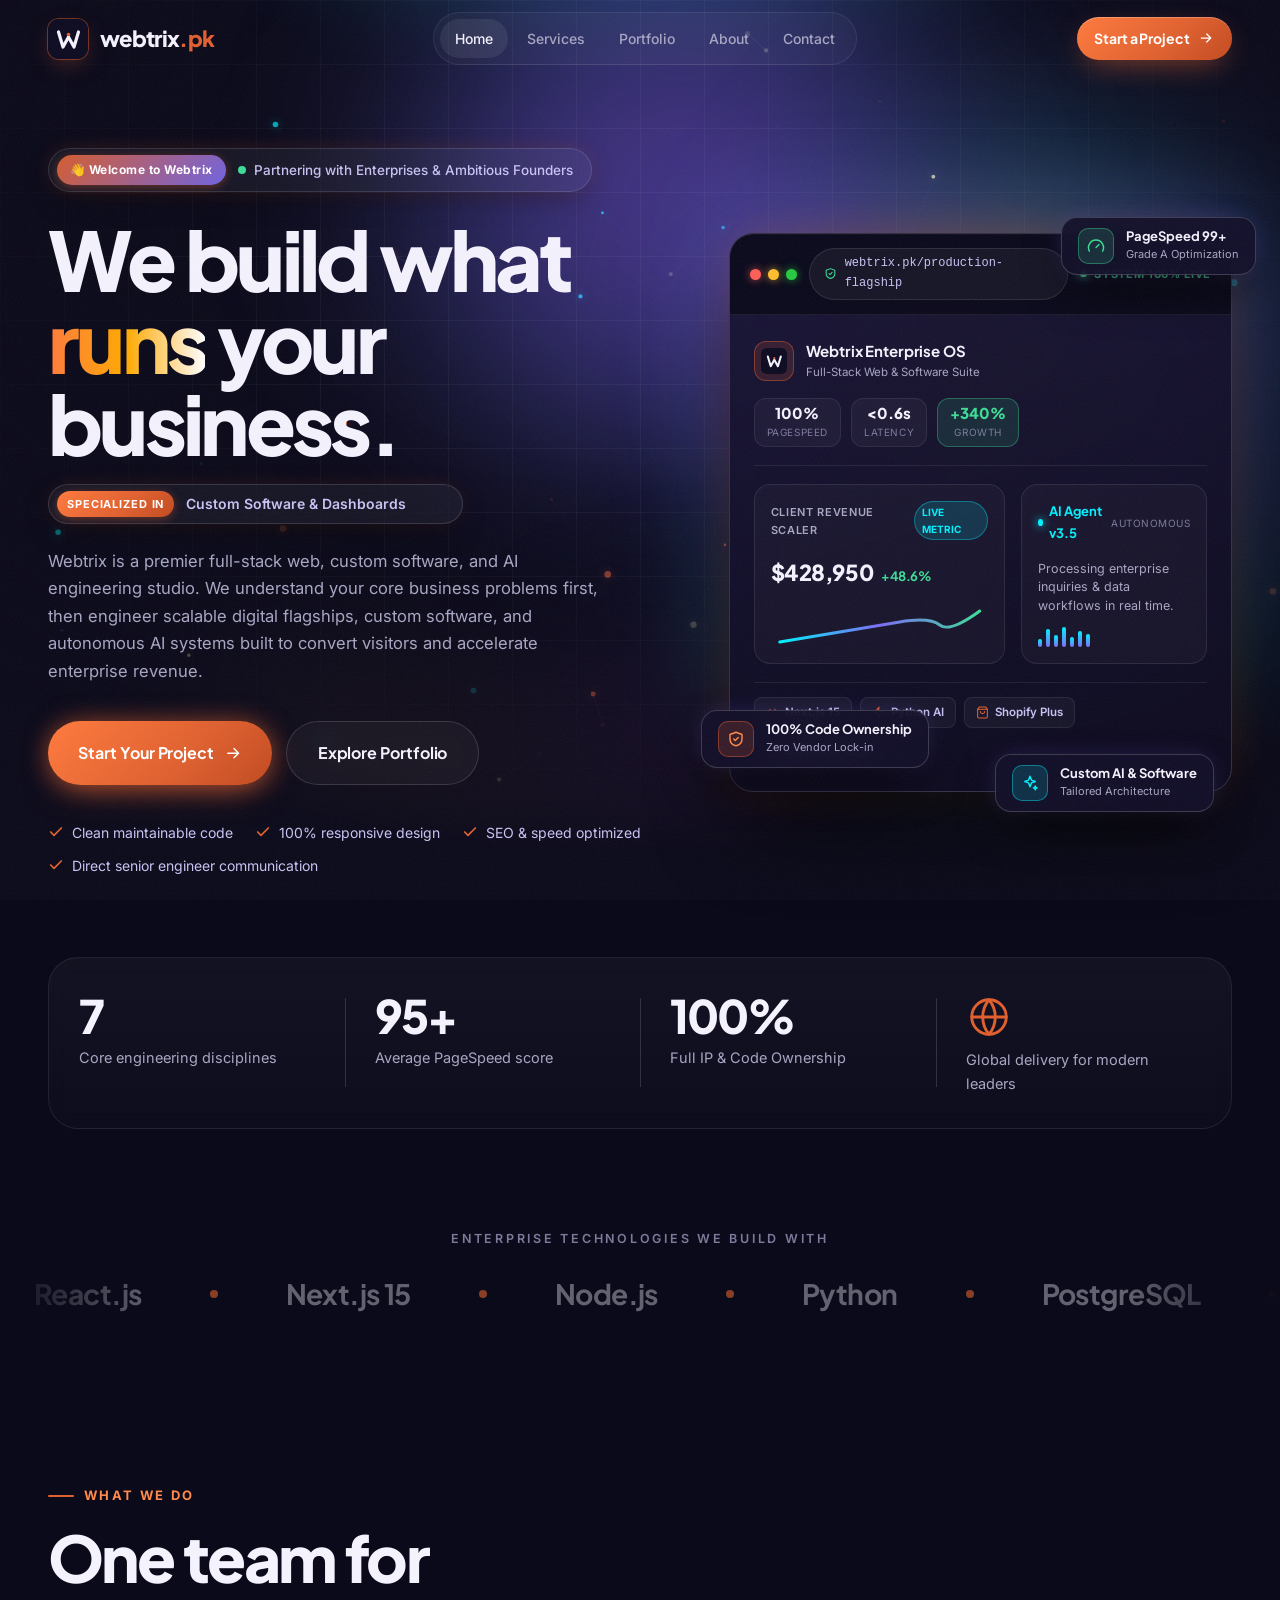
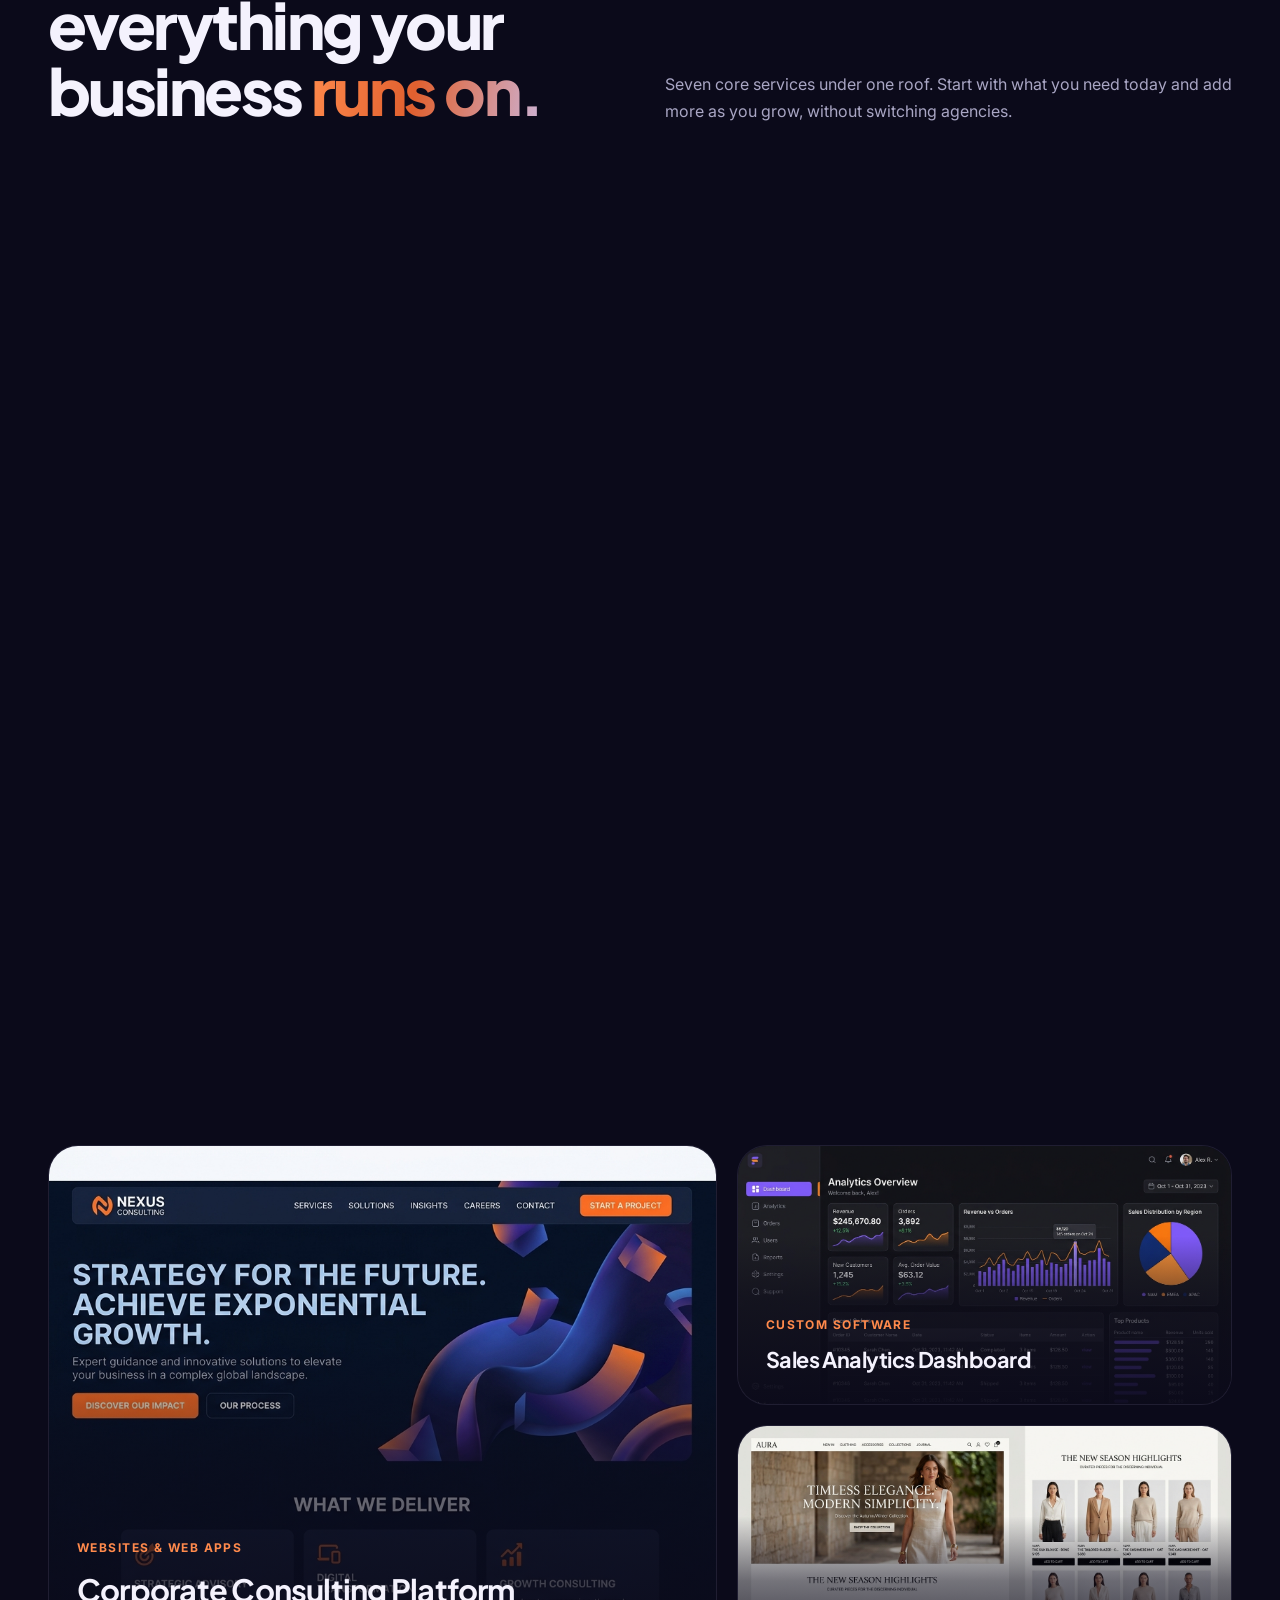
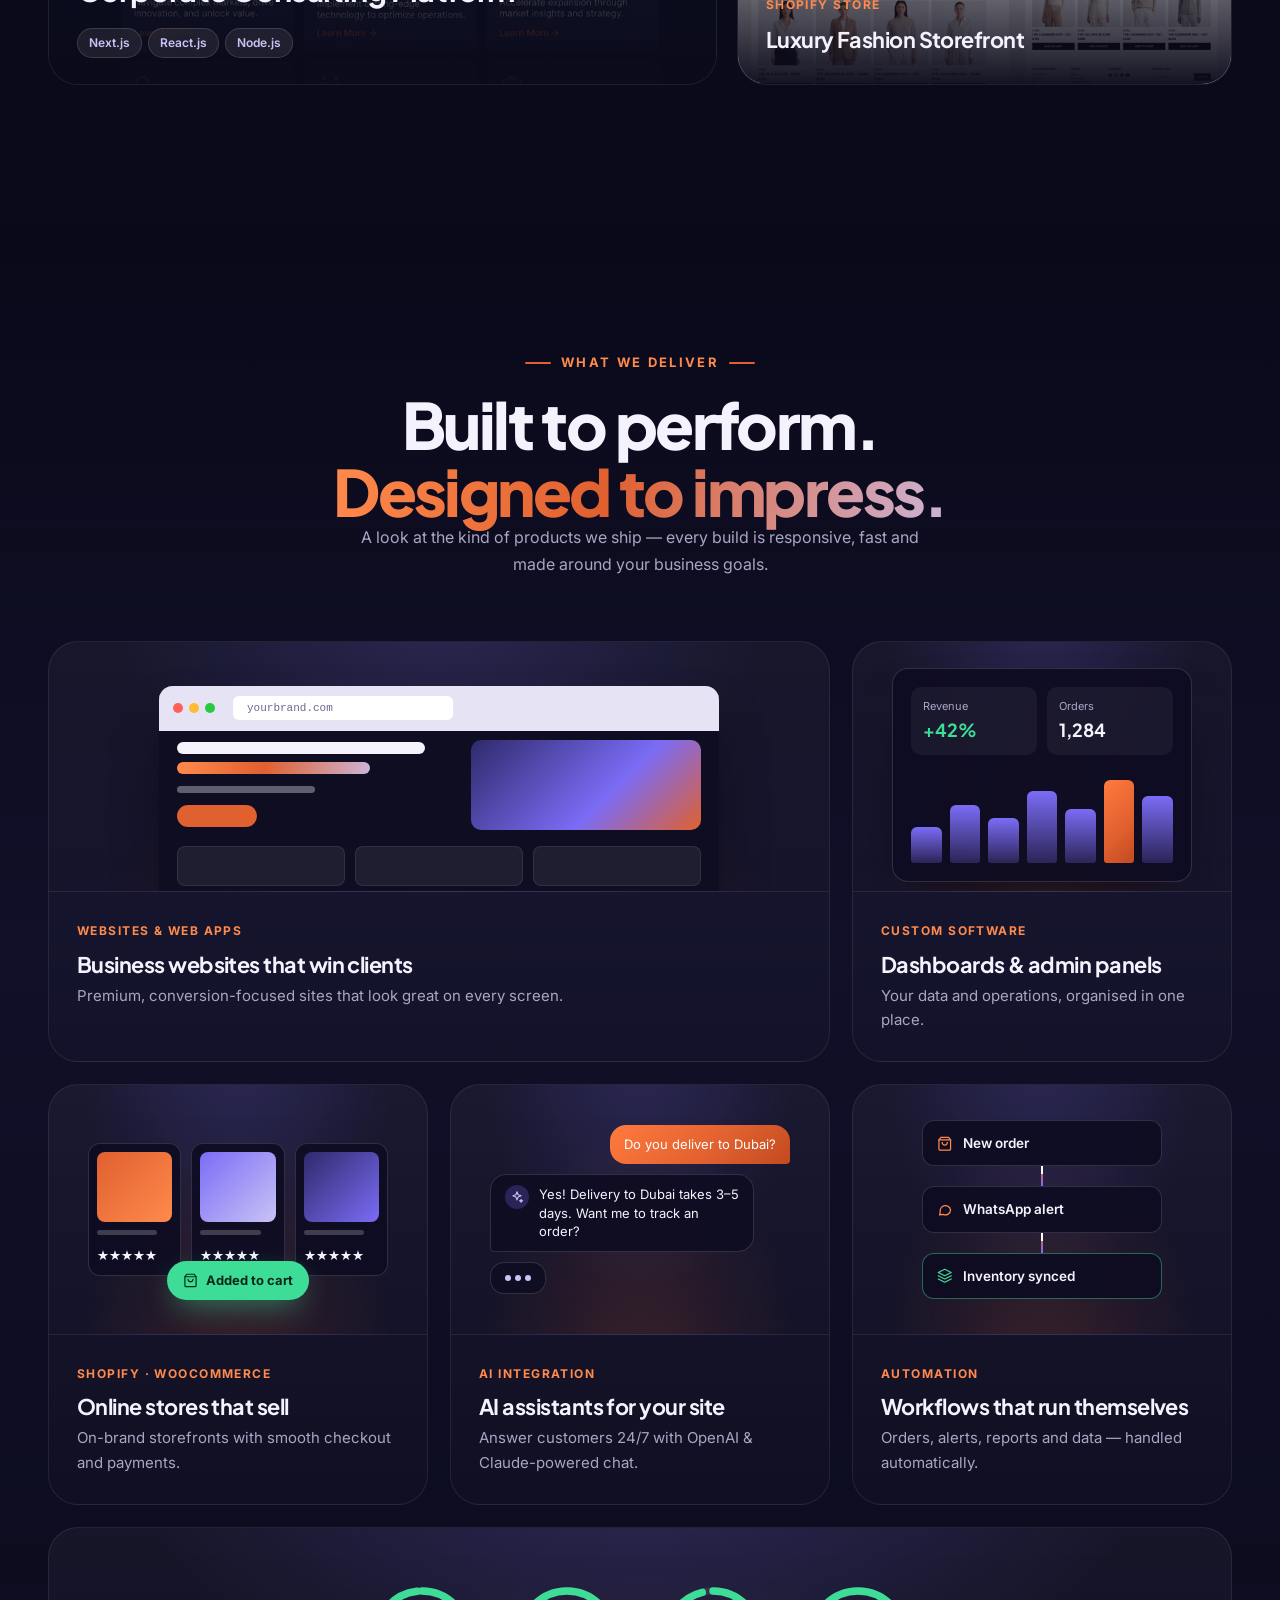
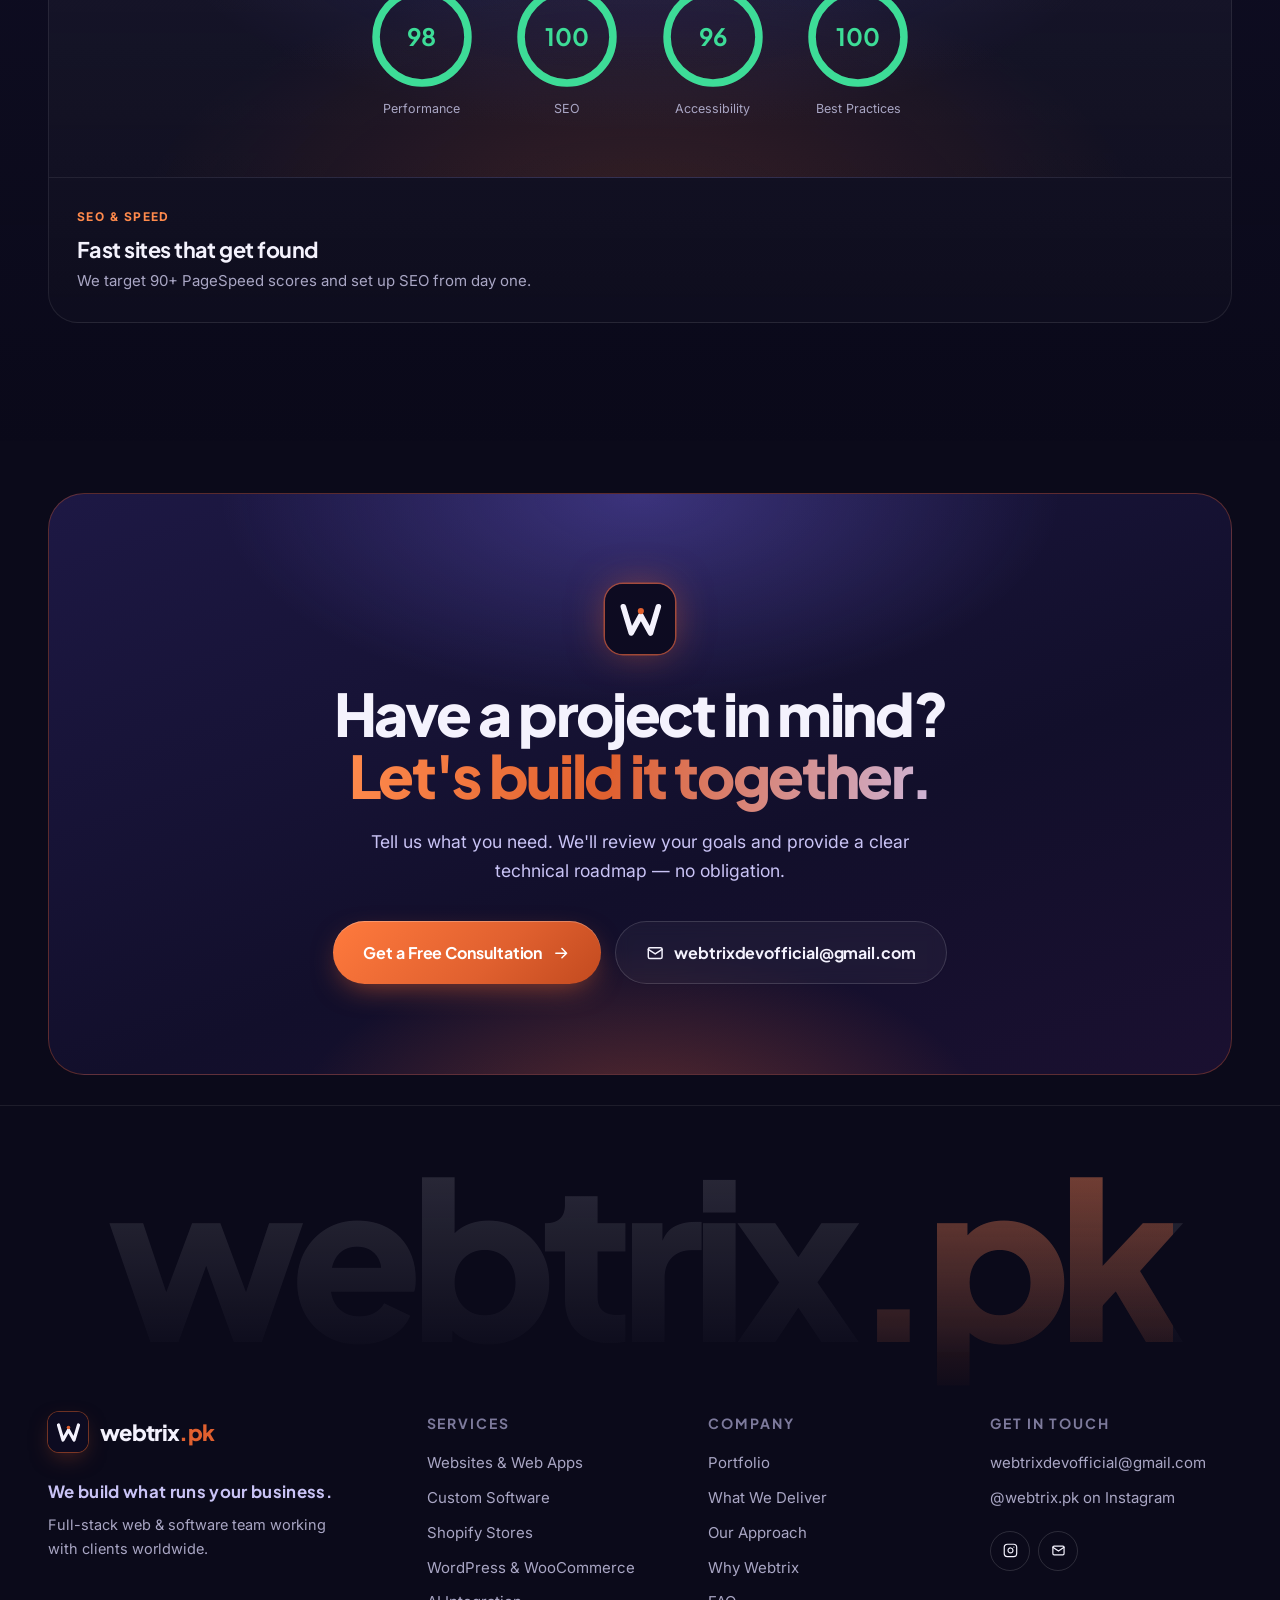
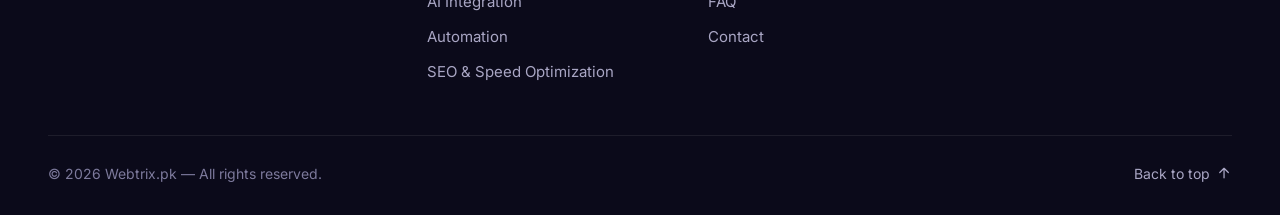
<file: index.html>
<!DOCTYPE html>
<html lang="en">
<head>
  <meta charset="UTF-8" />
  <meta name="viewport" content="width=device-width, initial-scale=1.0" />
  <title>Webtrix.pk — We Build What Runs Your Business | Web, Software &amp; AI Agency</title>
  <meta name="description" content="Webtrix is a full-stack web and software team working with clients worldwide. Websites, web apps, custom software, Shopify, WordPress, AI integration, automation and SEO — clean code, delivered on time." />
  <meta name="theme-color" content="#0B0A1A" />

  <!-- Open Graph -->
  <meta property="og:title" content="Webtrix.pk — We Build What Runs Your Business" />
  <meta property="og:description" content="Websites, custom software, Shopify, WordPress, AI integration, automation and SEO for businesses worldwide." />
  <meta property="og:image" content="assets/webtrix-lockup.png" />
  <meta property="og:type" content="website" />

  <link rel="icon" type="image/png" href="assets/webtrix-icon.png" />
  <link rel="apple-touch-icon" href="assets/webtrix-icon.png" />

  <link rel="preconnect" href="https://fonts.googleapis.com" />
  <link rel="preconnect" href="https://fonts.gstatic.com" crossorigin />
  <link href="https://fonts.googleapis.com/css2?family=Inter:wght@400;500;600;700&family=Plus+Jakarta+Sans:wght@500;600;700;800&display=swap" rel="stylesheet" />

  <link rel="stylesheet" href="css/style.css?v=10.0" />

  <script type="application/ld+json">
  {
    "@context": "https://schema.org",
    "@type": "Organization",
    "name": "Webtrix.pk",
    "slogan": "We build what runs your business",
    "url": "https://webtrix.pk",
    "logo": "https://webtrix.pk/assets/webtrix-icon.png",
    "areaServed": "Worldwide",
    "knowsAbout": ["Web Development", "Custom Software", "Shopify", "WordPress", "WooCommerce", "AI Integration", "Automation", "SEO"]
  }
  </script>
</head>
<body>
  <!-- Reusable SVG symbols -->
  <svg width="0" height="0" style="position:absolute" aria-hidden="true">
    <symbol id="logo" viewBox="0 0 1000 1000">
      <rect width="1000" height="1000" rx="210" fill="#0D0B21" />
      <path d="M262 325 L375 700 L512 450 L650 700 L762 325" fill="none" stroke="#F4F2FD" stroke-width="80" stroke-linecap="round" stroke-linejoin="round" />
      <circle cx="512" cy="387" r="44" fill="#E0602F" />
    </symbol>
    <symbol id="i-check" viewBox="0 0 24 24"><path d="M20 6 9 17l-5-5" /></symbol>
    <symbol id="i-arrow" viewBox="0 0 24 24"><path d="M5 12h14M13 6l6 6-6 6" /></symbol>
    <symbol id="i-arrow-ur" viewBox="0 0 24 24"><path d="M7 17 17 7M8 7h9v9" /></symbol>
    <symbol id="i-web" viewBox="0 0 24 24"><rect x="2" y="4" width="20" height="13" rx="2" /><path d="M8 21h8M12 17v4" /></symbol>
    <symbol id="i-code" viewBox="0 0 24 24"><path d="m16 18 6-6-6-6M8 6l-6 6 6 6" /></symbol>
    <symbol id="i-bag" viewBox="0 0 24 24"><path d="M6 2 3 6v14a2 2 0 0 0 2 2h14a2 2 0 0 0 2-2V6l-3-4z" /><path d="M3 6h18M16 10a4 4 0 0 1-8 0" /></symbol>
    <symbol id="i-layout" viewBox="0 0 24 24"><rect x="3" y="3" width="18" height="18" rx="2" /><path d="M3 9h18M9 21V9" /></symbol>
    <symbol id="i-ai" viewBox="0 0 24 24"><path d="M12 3l1.9 5.1L19 10l-5.1 1.9L12 17l-1.9-5.1L5 10l5.1-1.9z" /><path d="M19 16l.7 1.8 1.8.7-1.8.7L19 21l-.7-1.8-1.8-.7 1.8-.7z" /></symbol>
    <symbol id="i-zap" viewBox="0 0 24 24"><path d="M13 2 3 14h9l-1 8 10-12h-9l1-8z" /></symbol>
    <symbol id="i-gauge" viewBox="0 0 24 24"><path d="M12 14l4-4" /><path d="M3.3 19a10 10 0 1 1 17.4 0" /></symbol>
    <symbol id="i-target" viewBox="0 0 24 24"><circle cx="12" cy="12" r="9" /><circle cx="12" cy="12" r="5" /><circle cx="12" cy="12" r="1" /></symbol>
    <symbol id="i-clock" viewBox="0 0 24 24"><circle cx="12" cy="12" r="9" /><path d="M12 7v5l3 2" /></symbol>
    <symbol id="i-globe" viewBox="0 0 24 24"><circle cx="12" cy="12" r="9" /><path d="M3 12h18M12 3a14 14 0 0 1 0 18M12 3a14 14 0 0 0 0 18" /></symbol>
    <symbol id="i-shield" viewBox="0 0 24 24"><path d="M12 3 4 6v6c0 5 3.5 8 8 9 4.5-1 8-4 8-9V6z" /><path d="m9 12 2 2 4-4" /></symbol>
    <symbol id="i-rocket" viewBox="0 0 24 24"><path d="M5 15c-1.5 1.5-2 5-2 5s3.5-.5 5-2" /><path d="M9 12a17 17 0 0 1 9-9c1 0 3 2 3 3a17 17 0 0 1-9 9z" /><path d="M9 12H5l2-4h5M12 15v4l4-2v-5" /></symbol>
    <symbol id="i-chat" viewBox="0 0 24 24"><path d="M21 12a8 8 0 0 1-11.6 7.1L4 20l1-4.6A8 8 0 1 1 21 12z" /></symbol>
    <symbol id="i-mail" viewBox="0 0 24 24"><rect x="3" y="5" width="18" height="14" rx="2" /><path d="m3 7 9 6 9-6" /></symbol>
    <symbol id="i-pin" viewBox="0 0 24 24"><path d="M12 22s7-6.5 7-12a7 7 0 1 0-14 0c0 5.5 7 12 7 12z" /><circle cx="12" cy="10" r="2.5" /></symbol>
    <symbol id="i-plus" viewBox="0 0 24 24"><path d="M12 5v14M5 12h14" /></symbol>
    <symbol id="i-layers" viewBox="0 0 24 24"><path d="m12 2 10 5-10 5L2 7z" /><path d="m2 17 10 5 10-5M2 12l10 5 10-5" /></symbol>
    <symbol id="i-instagram" viewBox="0 0 24 24"><rect x="2" y="2" width="20" height="20" rx="5" ry="5" /><path d="M16 11.37A4 4 0 1 1 12.63 8 4 4 0 0 1 16 11.37z" /><line x1="17.5" y1="6.5" x2="17.51" y2="6.5" /></symbol>
  </svg>

  <div class="noise" aria-hidden="true"></div>
  <div class="cursor-glow" aria-hidden="true"></div>
  <div class="scroll-progress" aria-hidden="true"><span id="scrollProgress"></span></div>

  <!-- ================= NAVIGATION ================= -->
  <header class="nav" id="nav">
    <div class="container nav-inner">
      <a href="index.html" class="brand" aria-label="Webtrix.pk home">
        <svg class="brand-mark"><use href="#logo" /></svg>
        <span class="brand-name">webtrix<span class="accent">.pk</span></span>
      </a>

      <nav class="nav-links" aria-label="Primary">
        <a href="index.html" class="active" aria-current="page">Home</a>
        <a href="services.html">Services</a>
        <a href="portfolio.html">Portfolio</a>
        <a href="about.html">About</a>
        <a href="contact.html">Contact</a>
      </nav>

      <a href="contact.html" class="btn btn-primary btn-sm nav-cta magnetic">
        Start a Project
        <svg class="i"><use href="#i-arrow" /></svg>
      </a>

      <button class="menu-toggle" id="menuToggle" aria-label="Open menu" aria-expanded="false" aria-controls="mobileMenu">
        <span></span><span></span>
      </button>
    </div>
  </header>

  <!-- Mobile menu -->
  <div class="mobile-menu" id="mobileMenu" aria-hidden="true">
    <nav aria-label="Mobile">
      <a href="index.html" class="active" aria-current="page"><span>01</span>Home</a>
      <a href="services.html"><span>02</span>Services</a>
      <a href="portfolio.html"><span>03</span>Portfolio</a>
      <a href="about.html"><span>04</span>About Us</a>
      <a href="contact.html"><span>05</span>Contact</a>
    </nav>
    <a href="contact.html" class="btn btn-primary btn-lg">Start Your Project <svg class="i"><use href="#i-arrow" /></svg></a>
  </div>

  <main id="top">
    <!-- ================= HERO / HOME ================= -->
    <section class="hero" id="home">
      <div class="hero-bg" aria-hidden="true">
        <canvas id="bgCanvas" class="bg-canvas"></canvas>
        <div class="aurora-beam"></div>
        <div class="aurora-glow aurora-1"></div>
        <div class="aurora-glow aurora-2"></div>
        <div class="aurora-glow aurora-3"></div>
        <div class="aurora-glow aurora-4"></div>
        <div class="grid-lines"></div>
        <div class="hero-radial-mask"></div>
      </div>

      <div class="container hero-inner">
        <div class="hero-copy">
          <div class="hero-greeting reveal">
            <span class="greeting-pill">👋 Welcome to Webtrix</span>
            <span class="greeting-status"><span class="pulse-dot"></span> Partnering with Enterprises &amp; Ambitious Founders</span>
          </div>

          <h1 class="hero-title reveal" data-delay="1">
            We build what <span class="shimmer-text">runs</span> your business.
          </h1>

          <div class="hero-cycler reveal" data-delay="1">
            <span class="cycler-badge">Specialized In</span>
            <span class="cycler-track" id="cyclerTrack">
              <span class="cycler-item active">High-Converting Web Applications</span>
              <span class="cycler-item">Custom Software &amp; Dashboards</span>
              <span class="cycler-item">Shopify &amp; WooCommerce Stores</span>
              <span class="cycler-item">Enterprise AI &amp; LLM Workflows</span>
              <span class="cycler-item">Technical SEO &amp; Speed Engineering</span>
            </span>
          </div>

          <p class="hero-sub reveal" data-delay="2">
            Webtrix is a premier full-stack web, custom software, and AI engineering studio.
            We understand your core business problems first, then engineer scalable digital flagships, custom software, and autonomous AI systems built to convert visitors and accelerate enterprise revenue.
          </p>

          <div class="hero-actions reveal" data-delay="3">
            <a href="contact.html" class="btn btn-primary btn-lg magnetic btn-glow">
              Start Your Project
              <svg class="i"><use href="#i-arrow" /></svg>
            </a>
            <a href="portfolio.html" class="btn btn-ghost btn-lg magnetic">Explore Portfolio</a>
          </div>

          <ul class="hero-trust reveal" data-delay="4">
            <li><svg class="i"><use href="#i-check" /></svg>Clean maintainable code</li>
            <li><svg class="i"><use href="#i-check" /></svg>100% responsive design</li>
            <li><svg class="i"><use href="#i-check" /></svg>SEO &amp; speed optimized</li>
            <li><svg class="i"><use href="#i-check" /></svg>Direct senior engineer communication</li>
          </ul>
        </div>

        <!-- High-Impact Digital Platform Poster Showcase -->
        <div class="hero-poster-wrapper reveal" data-delay="2" id="heroPosterWrapper">
          <div class="poster-glow-backdrop" aria-hidden="true"></div>

          <div class="hero-poster" id="heroPoster">
            <!-- Window Bar -->
            <div class="poster-bar">
              <div class="poster-dots"><i></i><i></i><i></i></div>
              <div class="poster-url">
                <svg class="i mini-lock"><use href="#i-shield" /></svg>
                <span>webtrix.pk/production-flagship</span>
              </div>
              <div class="poster-status">
                <span class="pulse-dot-green"></span>
                <span>System 100% Live</span>
              </div>
            </div>

            <!-- Poster Screen Interior -->
            <div class="poster-screen">
              <div class="poster-screen-head">
                <div class="ps-brand">
                  <svg class="ps-logo"><use href="#logo" /></svg>
                  <div>
                    <strong>Webtrix Enterprise OS</strong>
                    <small>Full-Stack Web &amp; Software Suite</small>
                  </div>
                </div>
                <div class="ps-kpis">
                  <div class="ps-kpi">
                    <span class="kpi-num">100%</span>
                    <span class="kpi-lbl">PageSpeed</span>
                  </div>
                  <div class="ps-kpi">
                    <span class="kpi-num">&lt;0.6s</span>
                    <span class="kpi-lbl">Latency</span>
                  </div>
                  <div class="ps-kpi highlight">
                    <span class="kpi-num">+340%</span>
                    <span class="kpi-lbl">Growth</span>
                  </div>
                </div>
              </div>

              <!-- Poster Interior Dashboard Grid -->
              <div class="poster-grid">
                <div class="pg-card pg-metric">
                  <div class="pg-row">
                    <span class="pg-label">Client Revenue Scaler</span>
                    <span class="pg-badge">Live Metric</span>
                  </div>
                  <div class="pg-val">$428,950 <em>+48.6%</em></div>
                  <div class="pg-graph">
                    <svg viewBox="0 0 200 40" class="spark-svg">
                      <path d="M0,35 Q30,30 60,25 T120,15 T160,18 T200,4" fill="none" stroke="url(#pgGrad)" stroke-width="3" stroke-linecap="round"/>
                      <defs>
                        <linearGradient id="pgGrad" x1="0%" y1="0%" x2="100%" y2="0%">
                          <stop offset="0%" stop-color="#00F2FE" />
                          <stop offset="50%" stop-color="#7B6CF6" />
                          <stop offset="100%" stop-color="#3DDC97" />
                        </linearGradient>
                      </defs>
                    </svg>
                  </div>
                </div>

                <div class="pg-card pg-ai">
                  <div class="pg-row">
                    <div class="pg-ai-tag"><span class="pulse-dot-cyan"></span>AI Agent v3.5</div>
                    <span class="pg-tag-sub">Autonomous</span>
                  </div>
                  <p class="pg-ai-text">Processing enterprise inquiries &amp; data workflows in real time.</p>
                  <div class="neural-bars">
                    <span></span><span></span><span></span><span></span><span></span><span></span><span></span>
                  </div>
                </div>
              </div>

              <!-- Poster Technology Strip -->
              <div class="poster-stack-row">
                <span><svg class="i mini-ic"><use href="#i-code" /></svg> Next.js 15</span>
                <span><svg class="i mini-ic"><use href="#i-zap" /></svg> Python AI</span>
                <span><svg class="i mini-ic"><use href="#i-bag" /></svg> Shopify Plus</span>
                <span><svg class="i mini-ic"><use href="#i-shield" /></svg> Supabase Edge</span>
              </div>
            </div>
          </div>

          <!-- Floating 3D Satellite Glass Chips -->
          <div class="sat-badge sat-1">
            <div class="sat-icon"><svg class="i"><use href="#i-gauge" /></svg></div>
            <div>
              <strong>PageSpeed 99+</strong>
              <small>Grade A Optimization</small>
            </div>
          </div>

          <div class="sat-badge sat-2">
            <div class="sat-icon orange"><svg class="i"><use href="#i-shield" /></svg></div>
            <div>
              <strong>100% Code Ownership</strong>
              <small>Zero Vendor Lock-in</small>
            </div>
          </div>

          <div class="sat-badge sat-3">
            <div class="sat-icon cyan"><svg class="i"><use href="#i-ai" /></svg></div>
            <div>
              <strong>Custom AI &amp; Software</strong>
              <small>Tailored Architecture</small>
            </div>
          </div>
        </div>
      </div>

      <!-- Stats -->
      <div class="container">
        <div class="stats reveal">
          <div class="stat">
            <div class="stat-num"><span class="count" data-to="7">0</span></div>
            <div class="stat-label">Core engineering disciplines</div>
          </div>
          <div class="stat">
            <div class="stat-num"><span class="count" data-to="95">0</span>+</div>
            <div class="stat-label">Average PageSpeed score</div>
          </div>
          <div class="stat">
            <div class="stat-num"><span class="count" data-to="100">0</span>%</div>
            <div class="stat-label">Full IP &amp; Code Ownership</div>
          </div>
          <div class="stat">
            <div class="stat-num"><svg class="i stat-icon"><use href="#i-globe" /></svg></div>
            <div class="stat-label">Global delivery for modern leaders</div>
          </div>
        </div>
      </div>
    </section>

    <!-- ================= TECH MARQUEE ================= -->
    <section class="marquee-section" aria-label="Technologies we use">
      <p class="marquee-title">Enterprise Technologies We Build With</p>
      <div class="marquee">
        <div class="marquee-track">
          <span>React.js</span><span>Next.js 15</span><span>Node.js</span><span>Python</span><span>PostgreSQL</span><span>Supabase</span><span>Shopify Plus</span><span>Liquid</span><span>WordPress</span><span>WooCommerce</span><span>OpenAI API</span><span>Claude 3.5</span><span>REST APIs</span><span>Technical SEO</span>
          <span aria-hidden="true">React.js</span><span aria-hidden="true">Next.js 15</span><span aria-hidden="true">Node.js</span><span aria-hidden="true">Python</span><span aria-hidden="true">PostgreSQL</span><span aria-hidden="true">Supabase</span><span aria-hidden="true">Shopify Plus</span><span aria-hidden="true">Liquid</span><span aria-hidden="true">WordPress</span><span aria-hidden="true">WooCommerce</span><span aria-hidden="true">OpenAI API</span><span aria-hidden="true">Claude 3.5</span><span aria-hidden="true">REST APIs</span><span aria-hidden="true">Technical SEO</span>
        </div>
      </div>
    </section>

    <!-- ================= SERVICES OVERVIEW ================= -->
    <section class="section home-services" id="services-overview">
      <div class="container">
        <div class="section-head split">
          <div>
            <span class="kicker reveal">What We Do</span>
            <h2 class="section-title reveal" data-delay="1">One team for everything your business <span class="text-gradient">runs on.</span></h2>
          </div>
          <p class="section-lead reveal" data-delay="2">Seven core services under one roof. Start with what you need today and add more as you grow, without switching agencies.</p>
        </div>

        <div class="hs-grid">
          <a href="services.html#svc-web" class="hs-card reveal">
            <span class="hs-num">01</span>
            <div class="hs-icon"><svg class="i"><use href="#i-web" /></svg></div>
            <h3>Websites &amp; Web Apps</h3>
            <p>Fast, modern sites and web apps designed to turn visitors into clients.</p>
            <span class="hs-link">Learn more <svg class="i"><use href="#i-arrow-ur" /></svg></span>
          </a>
          <a href="services.html#svc-software" class="hs-card reveal" data-delay="1">
            <span class="hs-num">02</span>
            <div class="hs-icon"><svg class="i"><use href="#i-code" /></svg></div>
            <h3>Custom Software</h3>
            <p>Dashboards, portals and backends shaped around your real workflow.</p>
            <span class="hs-link">Learn more <svg class="i"><use href="#i-arrow-ur" /></svg></span>
          </a>
          <a href="services.html#svc-shopify" class="hs-card reveal" data-delay="2">
            <span class="hs-num">03</span>
            <div class="hs-icon"><svg class="i"><use href="#i-bag" /></svg></div>
            <h3>Shopify Stores</h3>
            <p>On-brand stores with custom themes, ready to take orders from day one.</p>
            <span class="hs-link">Learn more <svg class="i"><use href="#i-arrow-ur" /></svg></span>
          </a>
          <a href="services.html#svc-wordpress" class="hs-card reveal" data-delay="3">
            <span class="hs-num">04</span>
            <div class="hs-icon"><svg class="i"><use href="#i-layout" /></svg></div>
            <h3>WordPress &amp; WooCommerce</h3>
            <p>Custom sites and shops your team can update without touching code.</p>
            <span class="hs-link">Learn more <svg class="i"><use href="#i-arrow-ur" /></svg></span>
          </a>
          <a href="services.html#svc-ai" class="hs-card reveal">
            <span class="hs-num">05</span>
            <div class="hs-icon"><svg class="i"><use href="#i-ai" /></svg></div>
            <h3>AI Integration</h3>
            <p>Assistants and smart features powered by OpenAI and Claude.</p>
            <span class="hs-link">Learn more <svg class="i"><use href="#i-arrow-ur" /></svg></span>
          </a>
          <a href="services.html#svc-automation" class="hs-card reveal" data-delay="1">
            <span class="hs-num">06</span>
            <div class="hs-icon"><svg class="i"><use href="#i-zap" /></svg></div>
            <h3>Automation</h3>
            <p>Orders, alerts, inventory and reports that run on their own.</p>
            <span class="hs-link">Learn more <svg class="i"><use href="#i-arrow-ur" /></svg></span>
          </a>
          <a href="services.html#svc-seo" class="hs-card reveal" data-delay="2">
            <span class="hs-num">07</span>
            <div class="hs-icon"><svg class="i"><use href="#i-gauge" /></svg></div>
            <h3>SEO &amp; Speed</h3>
            <p>Faster load times and the SEO foundations that help you get found.</p>
            <span class="hs-link">Learn more <svg class="i"><use href="#i-arrow-ur" /></svg></span>
          </a>
          <a href="contact.html" class="hs-card hs-cta reveal" data-delay="3">
            <div class="hs-icon"><svg class="i"><use href="#i-chat" /></svg></div>
            <h3>Not sure what you need?</h3>
            <p>Tell us the problem. We'll recommend the right solution, free.</p>
            <span class="hs-link">Start your brief <svg class="i"><use href="#i-arrow" /></svg></span>
          </a>
        </div>
      </div>
    </section>

    <!-- ================= FEATURED WORK ================= -->
    <section class="section home-work" id="featured-work">
      <div class="container">
        <div class="section-head split">
          <div>
            <span class="kicker reveal">Selected Work</span>
            <h2 class="section-title reveal" data-delay="1">Recent projects, <span class="text-gradient">up close.</span></h2>
          </div>
          <div class="hw-lead reveal" data-delay="2">
            <p class="section-lead">A look at the websites, software and stores we design and build, from corporate platforms to analytics dashboards.</p>
            <a href="portfolio.html" class="btn btn-ghost magnetic">View full portfolio <svg class="i"><use href="#i-arrow" /></svg></a>
          </div>
        </div>

        <div class="hw-grid">
          <a href="portfolio.html" class="hw-card hw-large reveal">
            <img src="assets/portfolio/corporate-website.jpg" alt="Dark premium corporate consulting website homepage" loading="lazy" />
            <div class="hw-info">
              <span class="hw-cat">Websites &amp; Web Apps</span>
              <h3>Corporate Consulting Platform</h3>
              <span class="hw-chips"><span>Next.js</span><span>React.js</span><span>Node.js</span></span>
            </div>
            <span class="hw-arrow"><svg class="i"><use href="#i-arrow-ur" /></svg></span>
          </a>
          <a href="portfolio.html" class="hw-card reveal" data-delay="1">
            <img src="assets/portfolio/saas-dashboard.jpg" alt="Sales analytics admin dashboard with KPI cards and charts" loading="lazy" />
            <div class="hw-info">
              <span class="hw-cat">Custom Software</span>
              <h3>Sales Analytics Dashboard</h3>
            </div>
            <span class="hw-arrow"><svg class="i"><use href="#i-arrow-ur" /></svg></span>
          </a>
          <a href="portfolio.html" class="hw-card reveal" data-delay="2">
            <img src="assets/portfolio/fashion-store.jpg" alt="Elegant fashion e-commerce store homepage" loading="lazy" />
            <div class="hw-info">
              <span class="hw-cat">Shopify Store</span>
              <h3>Luxury Fashion Storefront</h3>
            </div>
            <span class="hw-arrow"><svg class="i"><use href="#i-arrow-ur" /></svg></span>
          </a>
        </div>
      </div>
    </section>

    <!-- ================= WHAT WE DELIVER (showcase bento) ================= -->
    <section class="section showcase" id="deliver">
      <div class="container">
        <div class="section-head center">
          <span class="kicker reveal">What We Deliver</span>
          <h2 class="section-title reveal" data-delay="1">Built to perform.<br /><span class="text-gradient">Designed to impress.</span></h2>
          <p class="section-lead reveal" data-delay="2">A look at the kind of products we ship — every build is responsive, fast and made around your business goals.</p>
        </div>

        <div class="bento">
          <!-- Website -->
          <div class="bento-card b-wide reveal">
            <div class="bento-visual">
              <div class="browser">
                <div class="browser-bar"><i></i><i></i><i></i><span>yourbrand.com</span></div>
                <div class="browser-body site-mock">
                  <div class="sm-nav"><b></b><span></span><span></span><span></span><em></em></div>
                  <div class="sm-hero">
                    <div class="sm-lines"><span class="l1"></span><span class="l2"></span><span class="l3"></span><em></em></div>
                    <div class="sm-img"></div>
                  </div>
                  <div class="sm-cards"><span></span><span></span><span></span></div>
                </div>
              </div>
            </div>
            <div class="bento-text">
              <span class="bento-tag">Websites &amp; Web Apps</span>
              <h3>Business websites that win clients</h3>
              <p>Premium, conversion-focused sites that look great on every screen.</p>
            </div>
          </div>

          <!-- Dashboard -->
          <div class="bento-card reveal" data-delay="1">
            <div class="bento-visual">
              <div class="dash-mock">
                <div class="dash-kpis">
                  <div><small>Revenue</small><b>+42%</b></div>
                  <div><small>Orders</small><b>1,284</b></div>
                </div>
                <div class="dash-bars">
                  <span style="--h:40%"></span><span style="--h:65%"></span><span style="--h:50%"></span><span style="--h:80%"></span><span style="--h:60%"></span><span style="--h:92%"></span><span style="--h:74%"></span>
                </div>
              </div>
            </div>
            <div class="bento-text">
              <span class="bento-tag">Custom Software</span>
              <h3>Dashboards &amp; admin panels</h3>
              <p>Your data and operations, organised in one place.</p>
            </div>
          </div>

          <!-- Store -->
          <div class="bento-card reveal">
            <div class="bento-visual">
              <div class="store-mock">
                <div class="product"><div class="p-img p1"></div><span></span><b>★★★★★</b></div>
                <div class="product"><div class="p-img p2"></div><span></span><b>★★★★★</b></div>
                <div class="product"><div class="p-img p3"></div><span></span><b>★★★★★</b></div>
                <div class="cart-pill"><svg class="i"><use href="#i-bag" /></svg> Added to cart</div>
              </div>
            </div>
            <div class="bento-text">
              <span class="bento-tag">Shopify · WooCommerce</span>
              <h3>Online stores that sell</h3>
              <p>On-brand storefronts with smooth checkout and payments.</p>
            </div>
          </div>

          <!-- AI chat -->
          <div class="bento-card reveal" data-delay="1">
            <div class="bento-visual">
              <div class="chat-mock">
                <div class="msg user">Do you deliver to Dubai?</div>
                <div class="msg bot"><span class="bot-ava"><svg class="i"><use href="#i-ai" /></svg></span>Yes! Delivery to Dubai takes 3–5 days. Want me to track an order?</div>
                <div class="typing"><i></i><i></i><i></i></div>
              </div>
            </div>
            <div class="bento-text">
              <span class="bento-tag">AI Integration</span>
              <h3>AI assistants for your site</h3>
              <p>Answer customers 24/7 with OpenAI &amp; Claude-powered chat.</p>
            </div>
          </div>

          <!-- Automation -->
          <div class="bento-card reveal" data-delay="2">
            <div class="bento-visual">
              <div class="flow-mock">
                <div class="node"><svg class="i"><use href="#i-bag" /></svg>New order</div>
                <div class="link"></div>
                <div class="node"><svg class="i"><use href="#i-chat" /></svg>WhatsApp alert</div>
                <div class="link"></div>
                <div class="node"><svg class="i"><use href="#i-layers" /></svg>Inventory synced</div>
              </div>
            </div>
            <div class="bento-text">
              <span class="bento-tag">Automation</span>
              <h3>Workflows that run themselves</h3>
              <p>Orders, alerts, reports and data — handled automatically.</p>
            </div>
          </div>

          <!-- Speed -->
          <div class="bento-card b-wide reveal">
            <div class="bento-visual">
              <div class="score-mock">
                <div class="score" style="--v:98"><svg viewBox="0 0 36 36"><circle cx="18" cy="18" r="15.9" /><circle class="val" cx="18" cy="18" r="15.9" /></svg><b>98</b><small>Performance</small></div>
                <div class="score" style="--v:100"><svg viewBox="0 0 36 36"><circle cx="18" cy="18" r="15.9" /><circle class="val" cx="18" cy="18" r="15.9" /></svg><b>100</b><small>SEO</small></div>
                <div class="score" style="--v:96"><svg viewBox="0 0 36 36"><circle cx="18" cy="18" r="15.9" /><circle class="val" cx="18" cy="18" r="15.9" /></svg><b>96</b><small>Accessibility</small></div>
                <div class="score" style="--v:100"><svg viewBox="0 0 36 36"><circle cx="18" cy="18" r="15.9" /><circle class="val" cx="18" cy="18" r="15.9" /></svg><b>100</b><small>Best Practices</small></div>
              </div>
            </div>
            <div class="bento-text">
              <span class="bento-tag">SEO &amp; Speed</span>
              <h3>Fast sites that get found</h3>
              <p>We target 90+ PageSpeed scores and set up SEO from day one.</p>
            </div>
          </div>
        </div>
      </div>
    </section>

    <!-- ================= CTA BAND ================= -->
    <section class="cta-band">
      <div class="container">
        <div class="cta-box reveal">
          <div class="cta-glow" aria-hidden="true"></div>
          <svg class="cta-logo" aria-hidden="true"><use href="#logo" /></svg>
          <h2>Have a project in mind?<br /><span class="text-gradient">Let's build it together.</span></h2>
          <p>Tell us what you need. We'll review your goals and provide a clear technical roadmap — no obligation.</p>
          <div class="cta-actions">
            <a href="contact.html" class="btn btn-primary btn-lg magnetic">Get a Free Consultation <svg class="i"><use href="#i-arrow" /></svg></a>
            <a href="mailto:webtrixdevofficial@gmail.com" class="btn btn-ghost btn-lg"><svg class="i"><use href="#i-mail" /></svg> webtrixdevofficial@gmail.com</a>
          </div>
        </div>
      </div>
    </section>
  </main>

  <a href="contact.html" class="btn btn-primary btn-lg mobile-cta">Start Your Project <svg class="i"><use href="#i-arrow" /></svg></a>

  <!-- ================= FOOTER ================= -->
  <footer class="footer">
    <div class="container">
      <div class="footer-big" aria-hidden="true">webtrix<span>.pk</span></div>

      <div class="footer-grid">
        <div class="footer-brand">
          <a href="index.html" class="brand">
            <svg class="brand-mark"><use href="#logo" /></svg>
            <span class="brand-name">webtrix<span class="accent">.pk</span></span>
          </a>
          <p class="footer-tagline">We build what runs your business.</p>
          <p class="footer-text">Full-stack web &amp; software team working with clients worldwide.</p>
        </div>

        <div class="footer-col">
          <h4>Services</h4>
          <a href="services.html#svc-web">Websites &amp; Web Apps</a>
          <a href="services.html#svc-software">Custom Software</a>
          <a href="services.html#svc-shopify">Shopify Stores</a>
          <a href="services.html#svc-wordpress">WordPress &amp; WooCommerce</a>
          <a href="services.html#svc-ai">AI Integration</a>
          <a href="services.html#svc-automation">Automation</a>
          <a href="services.html#svc-seo">SEO &amp; Speed Optimization</a>
        </div>

        <div class="footer-col">
          <h4>Company</h4>
          <a href="portfolio.html">Portfolio</a>
          <a href="#deliver">What We Deliver</a>
          <a href="services.html#approach">Our Approach</a>
          <a href="about.html#why">Why Webtrix</a>
          <a href="contact.html#faq">FAQ</a>
          <a href="contact.html">Contact</a>
        </div>

        <div class="footer-col">
          <h4>Get in touch</h4>
          <a href="mailto:webtrixdevofficial@gmail.com">webtrixdevofficial@gmail.com</a>
          <a href="https://www.instagram.com/webtrix.pk?utm_source=ig_web_button_share_sheet&amp;stkn=ZDNlZDc0MzIxNw==" target="_blank" rel="noopener">@webtrix.pk on Instagram</a>
          <div class="socials">
            <a href="https://www.instagram.com/webtrix.pk?utm_source=ig_web_button_share_sheet&amp;stkn=ZDNlZDc0MzIxNw==" target="_blank" rel="noopener" aria-label="Webtrix on Instagram"><svg class="i"><use href="#i-instagram" /></svg></a>
            <a href="mailto:webtrixdevofficial@gmail.com" aria-label="Email Webtrix"><svg class="i"><use href="#i-mail" /></svg></a>
          </div>
        </div>
      </div>

      <div class="footer-bottom">
        <p>© <span id="year">2026</span> Webtrix.pk — All rights reserved.</p>
        <a href="#top" class="to-top">Back to top <svg class="i"><use href="#i-arrow-ur" /></svg></a>
      </div>
    </div>
  </footer>

  <!-- ================= DIRECT EMAIL ACTION MODAL ================= -->
  <div class="email-modal" id="emailModal" role="dialog" aria-modal="true" aria-labelledby="emTitle" aria-hidden="true">
    <div class="em-backdrop" id="emBackdrop"></div>
    <div class="em-dialog">
      <button class="em-close" id="emClose" aria-label="Close dialog">
        <svg class="i"><use href="#i-plus" /></svg>
      </button>

      <div class="em-header">
        <div class="em-icon">
          <svg class="i"><use href="#i-mail" /></svg>
        </div>
        <h3 id="emTitle">Contact Webtrix via Email</h3>
        <p class="em-email-text" id="emTargetEmail">webtrixdevofficial@gmail.com</p>
      </div>

      <div class="em-options">
        <a id="emGmailBtn" href="https://mail.google.com/mail/?view=cm&fs=1&to=webtrixdevofficial@gmail.com&su=Project%20Inquiry%20%E2%80%94%20Webtrix.pk" target="_blank" rel="noopener" class="em-btn em-btn-primary">
          <div class="em-btn-icon-wrap gmail">
            <svg class="em-btn-icon" viewBox="0 0 24 24" fill="currentColor"><path d="M20 4H4c-1.1 0-1.99.9-1.99 2L2 18c0 1.1.9 2 2 2h16c1.1 0 2-.9 2-2V6c0-1.1-.9-2-2-2zm0 4l-8 5-8-5V6l8 5 8-5v2z"/></svg>
          </div>
          <div class="em-btn-body">
            <strong>Open in Gmail (Web)</strong>
            <small>Directly compose message in your browser</small>
          </div>
          <svg class="i em-arrow"><use href="#i-arrow" /></svg>
        </a>

        <button type="button" id="emCopyBtn" class="em-btn em-btn-secondary">
          <div class="em-btn-icon-wrap copy">
            <svg class="em-btn-icon" viewBox="0 0 24 24" fill="none" stroke="currentColor" stroke-width="2"><rect x="9" y="9" width="13" height="13" rx="2" ry="2"></rect><path d="M5 15H4a2 2 0 0 1-2-2V4a2 2 0 0 1 2-2h9a2 2 0 0 1 2 2v1"></path></svg>
          </div>
          <div class="em-btn-body">
            <strong id="emCopyText">Copy Email Address</strong>
            <small>webtrixdevofficial@gmail.com</small>
          </div>
          <span class="copy-badge" id="emCopyBadge">Copy</span>
        </button>

        <a id="emDefaultBtn" href="mailto:webtrixdevofficial@gmail.com" class="em-btn em-btn-ghost">
          <div class="em-btn-icon-wrap client">
            <svg class="em-btn-icon" viewBox="0 0 24 24" fill="none" stroke="currentColor" stroke-width="2"><path d="M4 4h16c1.1 0 2 .9 2 2v12c0 1.1-.9 2-2 2H4c-1.1 0-2-.9-2-2V6c0-1.1.9-2 2-2z"></path><polyline points="22,6 12,13 2,6"></polyline></svg>
          </div>
          <div class="em-btn-body">
            <strong>Open Desktop Email Client</strong>
            <small>Outlook, Windows Mail, or Apple Mail</small>
          </div>
          <svg class="i em-arrow"><use href="#i-arrow" /></svg>
        </a>
      </div>
    </div>
  </div>

  <script src="js/main.js?v=10.0"></script>
</body>
</html>
</file>
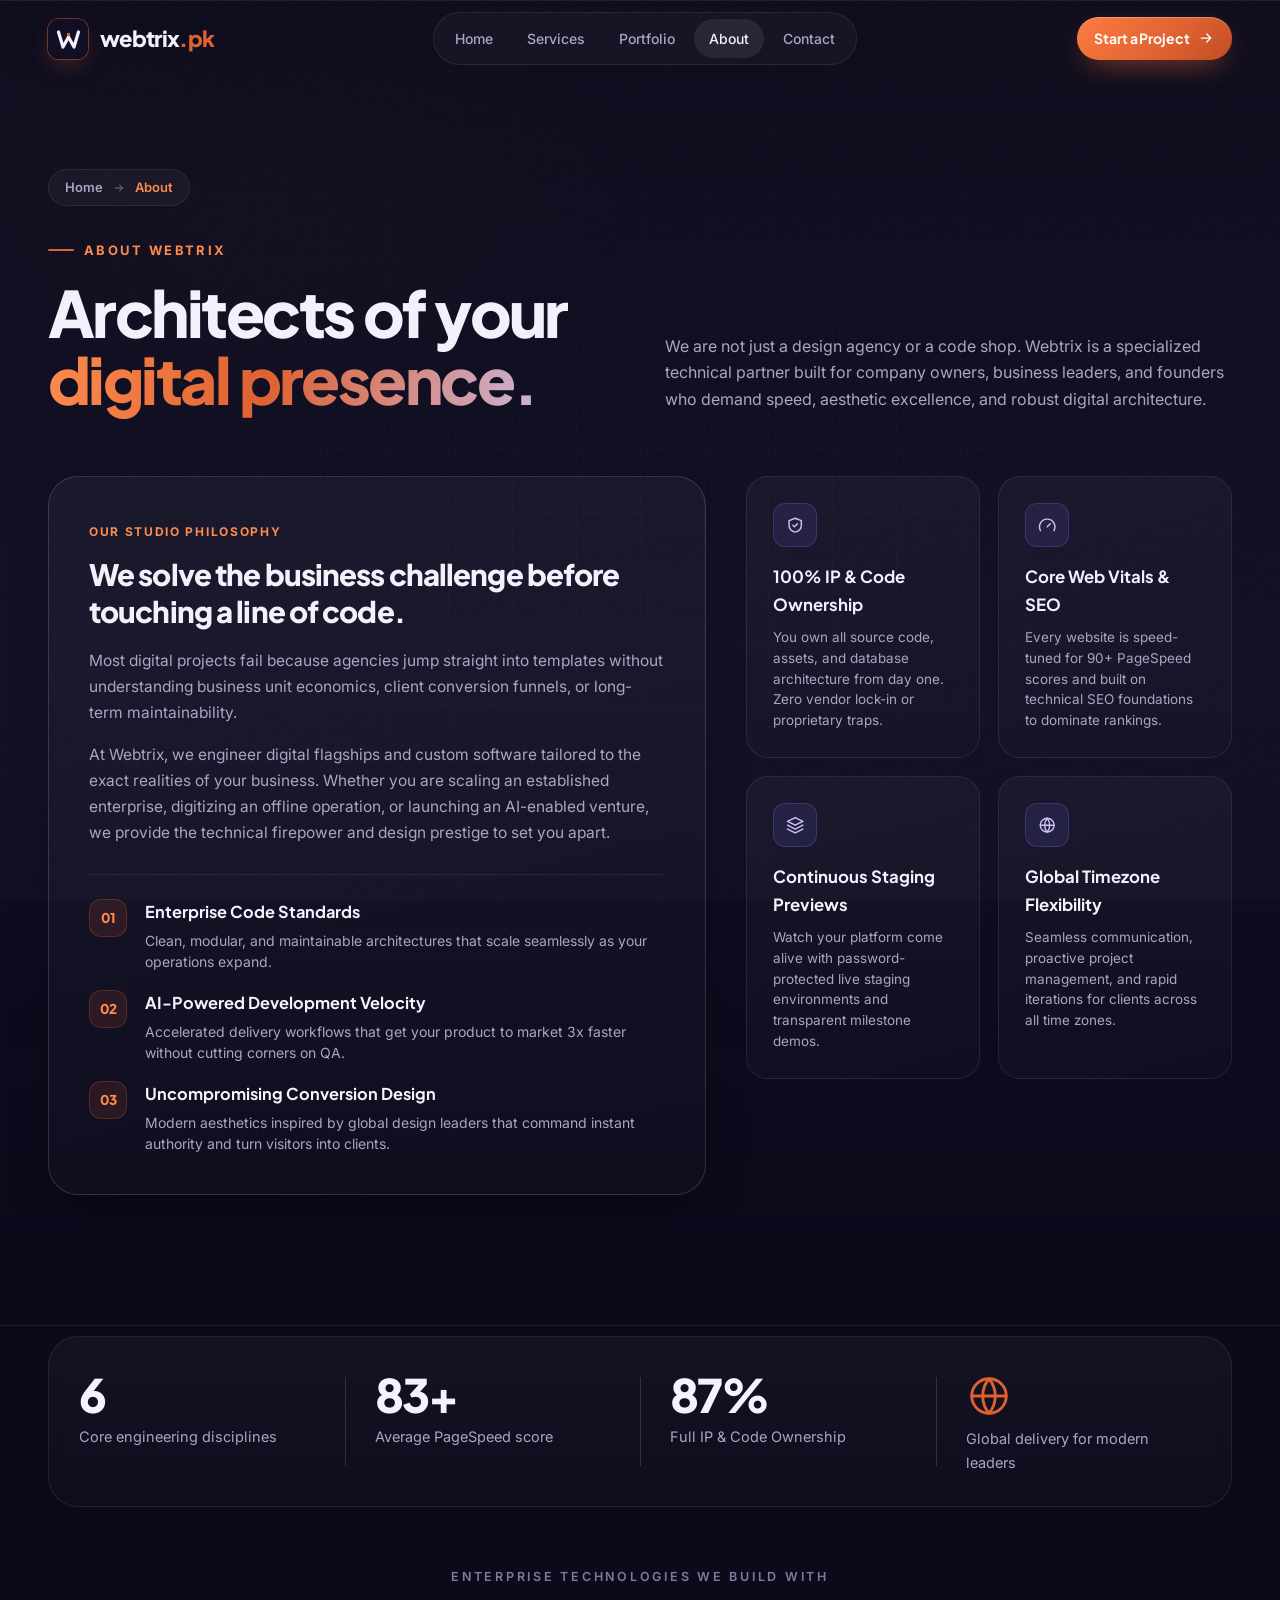
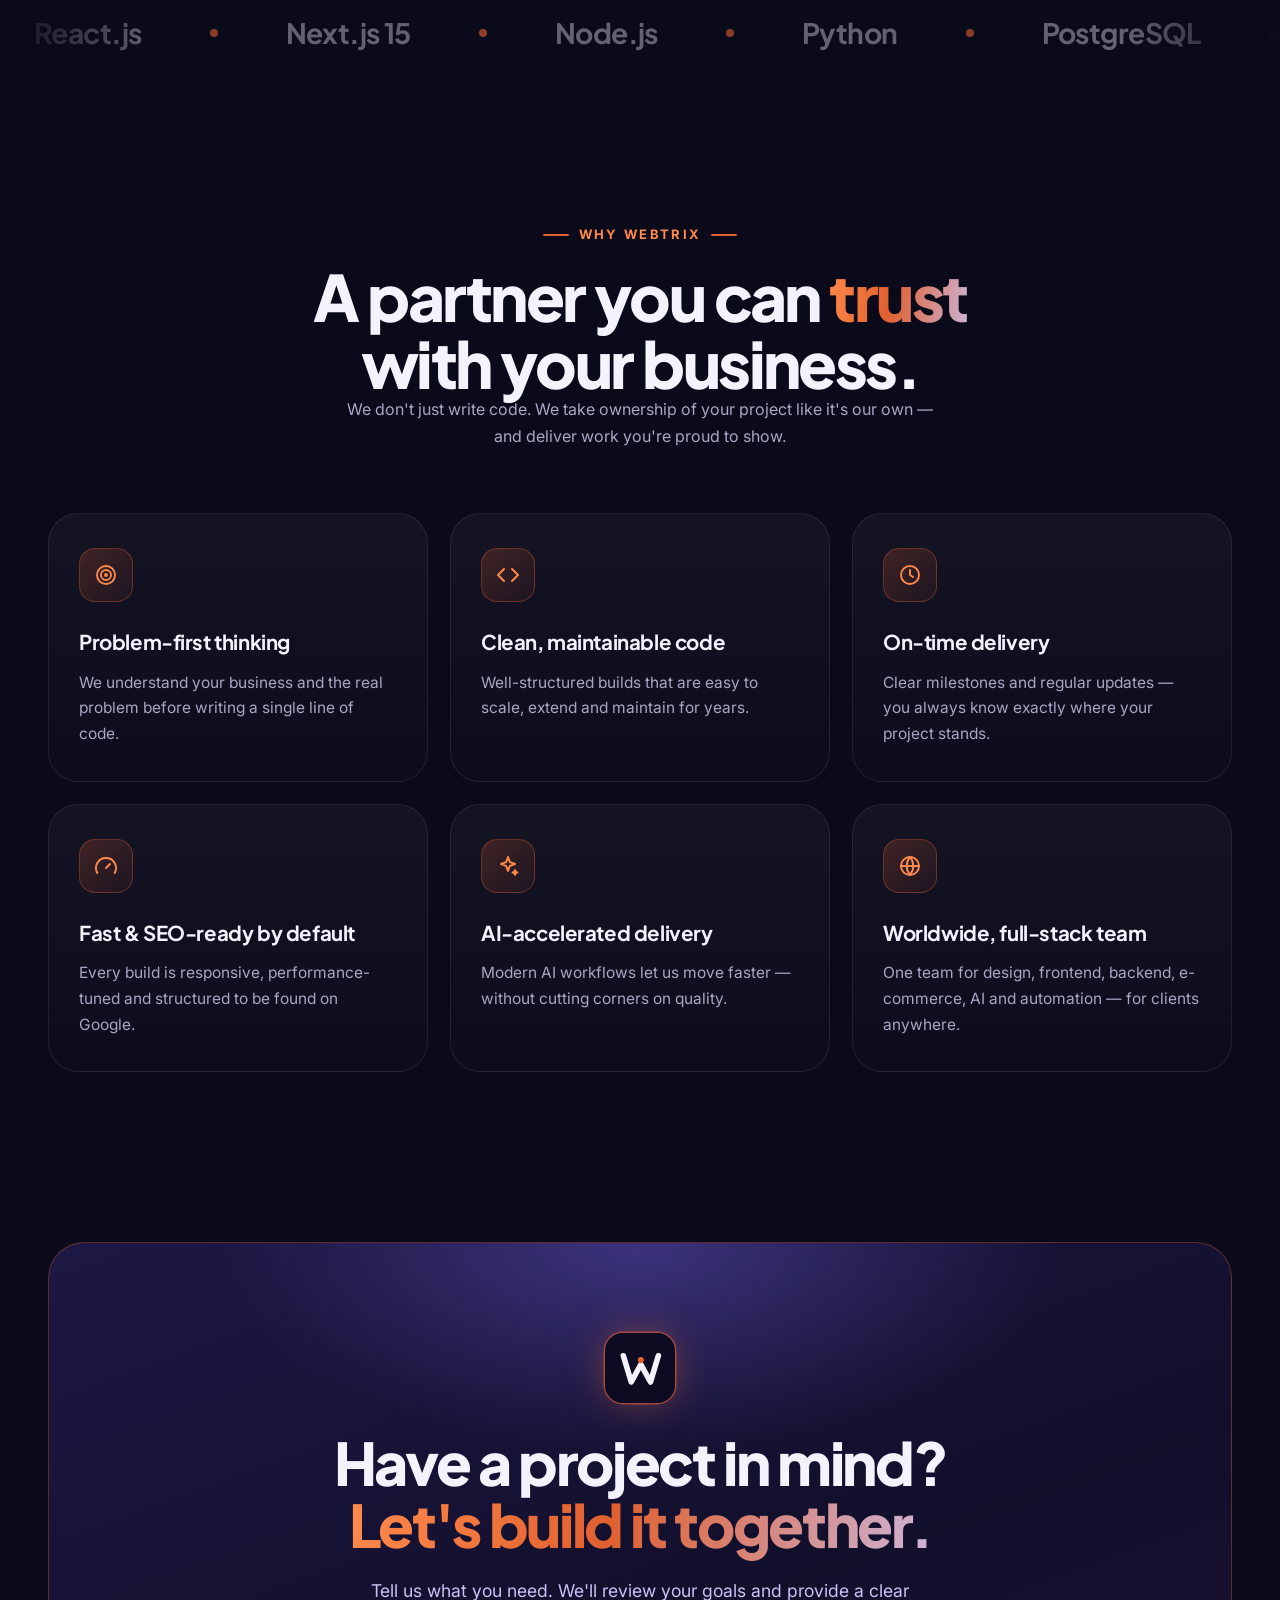
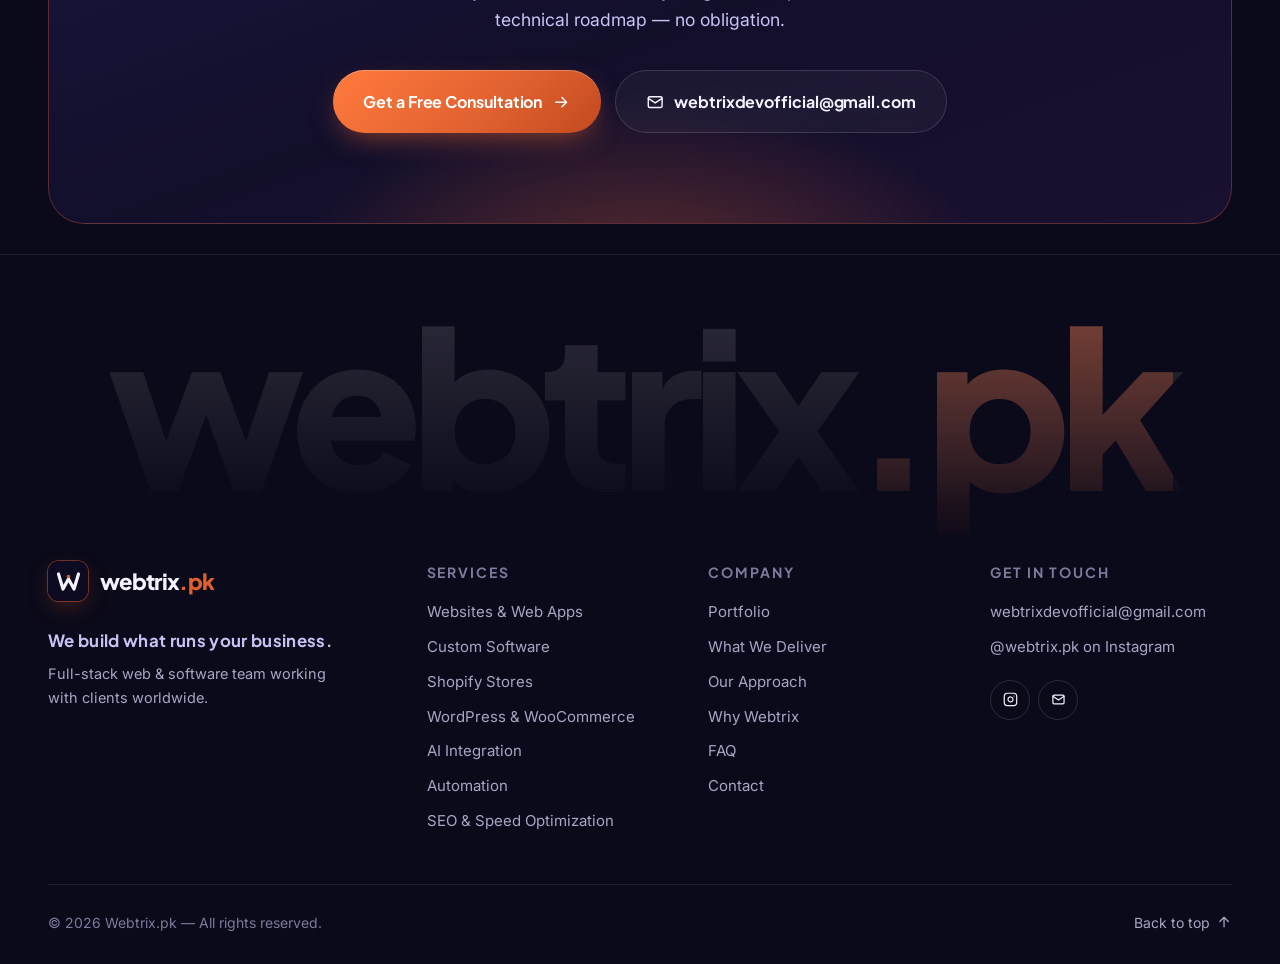
<file: about.html>
<!DOCTYPE html>
<html lang="en">
<head>
  <meta charset="UTF-8" />
  <meta name="viewport" content="width=device-width, initial-scale=1.0" />
  <title>About Webtrix — Who We Are &amp; How We Work | Webtrix.pk</title>
  <meta name="description" content="Webtrix is a full-stack web, software and AI team from Pakistan serving clients worldwide. Problem-first thinking, clean code and on-time delivery." />
  <meta name="theme-color" content="#0B0A1A" />

  <!-- Open Graph -->
  <meta property="og:title" content="About Webtrix.pk" />
  <meta property="og:description" content="Webtrix is a full-stack web, software and AI team from Pakistan serving clients worldwide. Problem-first thinking, clean code and on-time delivery." />
  <meta property="og:image" content="assets/webtrix-lockup.png" />
  <meta property="og:type" content="website" />

  <link rel="icon" type="image/png" href="assets/webtrix-icon.png" />
  <link rel="apple-touch-icon" href="assets/webtrix-icon.png" />

  <link rel="preconnect" href="https://fonts.googleapis.com" />
  <link rel="preconnect" href="https://fonts.gstatic.com" crossorigin />
  <link href="https://fonts.googleapis.com/css2?family=Inter:wght@400;500;600;700&family=Plus+Jakarta+Sans:wght@500;600;700;800&display=swap" rel="stylesheet" />

  <link rel="stylesheet" href="css/style.css?v=10.0" />

</head>
<body>
  <!-- Reusable SVG symbols -->
  <svg width="0" height="0" style="position:absolute" aria-hidden="true">
    <symbol id="logo" viewBox="0 0 1000 1000">
      <rect width="1000" height="1000" rx="210" fill="#0D0B21" />
      <path d="M262 325 L375 700 L512 450 L650 700 L762 325" fill="none" stroke="#F4F2FD" stroke-width="80" stroke-linecap="round" stroke-linejoin="round" />
      <circle cx="512" cy="387" r="44" fill="#E0602F" />
    </symbol>
    <symbol id="i-check" viewBox="0 0 24 24"><path d="M20 6 9 17l-5-5" /></symbol>
    <symbol id="i-arrow" viewBox="0 0 24 24"><path d="M5 12h14M13 6l6 6-6 6" /></symbol>
    <symbol id="i-arrow-ur" viewBox="0 0 24 24"><path d="M7 17 17 7M8 7h9v9" /></symbol>
    <symbol id="i-web" viewBox="0 0 24 24"><rect x="2" y="4" width="20" height="13" rx="2" /><path d="M8 21h8M12 17v4" /></symbol>
    <symbol id="i-code" viewBox="0 0 24 24"><path d="m16 18 6-6-6-6M8 6l-6 6 6 6" /></symbol>
    <symbol id="i-bag" viewBox="0 0 24 24"><path d="M6 2 3 6v14a2 2 0 0 0 2 2h14a2 2 0 0 0 2-2V6l-3-4z" /><path d="M3 6h18M16 10a4 4 0 0 1-8 0" /></symbol>
    <symbol id="i-layout" viewBox="0 0 24 24"><rect x="3" y="3" width="18" height="18" rx="2" /><path d="M3 9h18M9 21V9" /></symbol>
    <symbol id="i-ai" viewBox="0 0 24 24"><path d="M12 3l1.9 5.1L19 10l-5.1 1.9L12 17l-1.9-5.1L5 10l5.1-1.9z" /><path d="M19 16l.7 1.8 1.8.7-1.8.7L19 21l-.7-1.8-1.8-.7 1.8-.7z" /></symbol>
    <symbol id="i-zap" viewBox="0 0 24 24"><path d="M13 2 3 14h9l-1 8 10-12h-9l1-8z" /></symbol>
    <symbol id="i-gauge" viewBox="0 0 24 24"><path d="M12 14l4-4" /><path d="M3.3 19a10 10 0 1 1 17.4 0" /></symbol>
    <symbol id="i-target" viewBox="0 0 24 24"><circle cx="12" cy="12" r="9" /><circle cx="12" cy="12" r="5" /><circle cx="12" cy="12" r="1" /></symbol>
    <symbol id="i-clock" viewBox="0 0 24 24"><circle cx="12" cy="12" r="9" /><path d="M12 7v5l3 2" /></symbol>
    <symbol id="i-globe" viewBox="0 0 24 24"><circle cx="12" cy="12" r="9" /><path d="M3 12h18M12 3a14 14 0 0 1 0 18M12 3a14 14 0 0 0 0 18" /></symbol>
    <symbol id="i-shield" viewBox="0 0 24 24"><path d="M12 3 4 6v6c0 5 3.5 8 8 9 4.5-1 8-4 8-9V6z" /><path d="m9 12 2 2 4-4" /></symbol>
    <symbol id="i-rocket" viewBox="0 0 24 24"><path d="M5 15c-1.5 1.5-2 5-2 5s3.5-.5 5-2" /><path d="M9 12a17 17 0 0 1 9-9c1 0 3 2 3 3a17 17 0 0 1-9 9z" /><path d="M9 12H5l2-4h5M12 15v4l4-2v-5" /></symbol>
    <symbol id="i-chat" viewBox="0 0 24 24"><path d="M21 12a8 8 0 0 1-11.6 7.1L4 20l1-4.6A8 8 0 1 1 21 12z" /></symbol>
    <symbol id="i-mail" viewBox="0 0 24 24"><rect x="3" y="5" width="18" height="14" rx="2" /><path d="m3 7 9 6 9-6" /></symbol>
    <symbol id="i-pin" viewBox="0 0 24 24"><path d="M12 22s7-6.5 7-12a7 7 0 1 0-14 0c0 5.5 7 12 7 12z" /><circle cx="12" cy="10" r="2.5" /></symbol>
    <symbol id="i-plus" viewBox="0 0 24 24"><path d="M12 5v14M5 12h14" /></symbol>
    <symbol id="i-layers" viewBox="0 0 24 24"><path d="m12 2 10 5-10 5L2 7z" /><path d="m2 17 10 5 10-5M2 12l10 5 10-5" /></symbol>
    <symbol id="i-instagram" viewBox="0 0 24 24"><rect x="2" y="2" width="20" height="20" rx="5" ry="5" /><path d="M16 11.37A4 4 0 1 1 12.63 8 4 4 0 0 1 16 11.37z" /><line x1="17.5" y1="6.5" x2="17.51" y2="6.5" /></symbol>
  </svg>

  <div class="noise" aria-hidden="true"></div>
  <div class="cursor-glow" aria-hidden="true"></div>
  <div class="scroll-progress" aria-hidden="true"><span id="scrollProgress"></span></div>

  <!-- ================= NAVIGATION ================= -->
  <header class="nav" id="nav">
    <div class="container nav-inner">
      <a href="index.html" class="brand" aria-label="Webtrix.pk home">
        <svg class="brand-mark"><use href="#logo" /></svg>
        <span class="brand-name">webtrix<span class="accent">.pk</span></span>
      </a>

      <nav class="nav-links" aria-label="Primary">
        <a href="index.html">Home</a>
        <a href="services.html">Services</a>
        <a href="portfolio.html">Portfolio</a>
        <a href="about.html" class="active" aria-current="page">About</a>
        <a href="contact.html">Contact</a>
      </nav>

      <a href="contact.html" class="btn btn-primary btn-sm nav-cta magnetic">
        Start a Project
        <svg class="i"><use href="#i-arrow" /></svg>
      </a>

      <button class="menu-toggle" id="menuToggle" aria-label="Open menu" aria-expanded="false" aria-controls="mobileMenu">
        <span></span><span></span>
      </button>
    </div>
  </header>

  <!-- Mobile menu -->
  <div class="mobile-menu" id="mobileMenu" aria-hidden="true">
    <nav aria-label="Mobile">
      <a href="index.html"><span>01</span>Home</a>
      <a href="services.html"><span>02</span>Services</a>
      <a href="portfolio.html"><span>03</span>Portfolio</a>
      <a href="about.html" class="active" aria-current="page"><span>04</span>About Us</a>
      <a href="contact.html"><span>05</span>Contact</a>
    </nav>
    <a href="contact.html" class="btn btn-primary btn-lg">Start Your Project <svg class="i"><use href="#i-arrow" /></svg></a>
  </div>

  <main id="top">
    <!-- ================= ABOUT / INTRODUCTION ================= -->
    <section class="section page-top about-section" id="about">
      <div class="hero-bg page-bg" aria-hidden="true">
        <div class="aurora-beam"></div>
        <div class="grid-lines"></div>
        <div class="hero-radial-mask"></div>
      </div>
      <div class="container">
        <div class="section-head split">
          <div>
            <nav class="crumbs reveal" aria-label="Breadcrumb"><a href="index.html">Home</a><svg class="i" aria-hidden="true"><use href="#i-arrow" /></svg><span aria-current="page">About</span></nav>
            <span class="kicker reveal">About Webtrix</span>
            <h1 class="section-title reveal" data-delay="1">Architects of your <span class="text-gradient">digital presence.</span></h1>
          </div>
          <p class="section-lead reveal" data-delay="2">
            We are not just a design agency or a code shop. Webtrix is a specialized technical partner built for company owners, business leaders, and founders who demand speed, aesthetic excellence, and robust digital architecture.
          </p>
        </div>

        <div class="about-grid">
          <div class="about-story reveal">
            <div class="story-tag">Our Studio Philosophy</div>
            <h3>We solve the business challenge before touching a line of code.</h3>
            <p>
              Most digital projects fail because agencies jump straight into templates without understanding business unit economics, client conversion funnels, or long-term maintainability.
            </p>
            <p>
              At Webtrix, we engineer digital flagships and custom software tailored to the exact realities of your business. Whether you are scaling an established enterprise, digitizing an offline operation, or launching an AI-enabled venture, we provide the technical firepower and design prestige to set you apart.
            </p>

            <div class="about-pillars">
              <div class="pillar-item">
                <div class="pillar-num">01</div>
                <div>
                  <strong>Enterprise Code Standards</strong>
                  <p>Clean, modular, and maintainable architectures that scale seamlessly as your operations expand.</p>
                </div>
              </div>
              <div class="pillar-item">
                <div class="pillar-num">02</div>
                <div>
                  <strong>AI-Powered Development Velocity</strong>
                  <p>Accelerated delivery workflows that get your product to market 3x faster without cutting corners on QA.</p>
                </div>
              </div>
              <div class="pillar-item">
                <div class="pillar-num">03</div>
                <div>
                  <strong>Uncompromising Conversion Design</strong>
                  <p>Modern aesthetics inspired by global design leaders that command instant authority and turn visitors into clients.</p>
                </div>
              </div>
            </div>
          </div>

          <div class="about-cards reveal" data-delay="1">
            <div class="about-card">
              <div class="ac-icon"><svg class="i"><use href="#i-shield" /></svg></div>
              <h4>100% IP &amp; Code Ownership</h4>
              <p>You own all source code, assets, and database architecture from day one. Zero vendor lock-in or proprietary traps.</p>
            </div>
            <div class="about-card">
              <div class="ac-icon"><svg class="i"><use href="#i-gauge" /></svg></div>
              <h4>Core Web Vitals &amp; SEO</h4>
              <p>Every website is speed-tuned for 90+ PageSpeed scores and built on technical SEO foundations to dominate rankings.</p>
            </div>
            <div class="about-card">
              <div class="ac-icon"><svg class="i"><use href="#i-layers" /></svg></div>
              <h4>Continuous Staging Previews</h4>
              <p>Watch your platform come alive with password-protected live staging environments and transparent milestone demos.</p>
            </div>
            <div class="about-card">
              <div class="ac-icon"><svg class="i"><use href="#i-globe" /></svg></div>
              <h4>Global Timezone Flexibility</h4>
              <p>Seamless communication, proactive project management, and rapid iterations for clients across all time zones.</p>
            </div>
          </div>
        </div>
      </div>
    </section>

    <!-- ================= STUDIO IN NUMBERS ================= -->
    <section class="about-numbers" aria-label="Webtrix in numbers">
      <div class="container">
        <div class="stats reveal">
          <div class="stat">
            <div class="stat-num"><span class="count" data-to="7">0</span></div>
            <div class="stat-label">Core engineering disciplines</div>
          </div>
          <div class="stat">
            <div class="stat-num"><span class="count" data-to="95">0</span>+</div>
            <div class="stat-label">Average PageSpeed score</div>
          </div>
          <div class="stat">
            <div class="stat-num"><span class="count" data-to="100">0</span>%</div>
            <div class="stat-label">Full IP &amp; Code Ownership</div>
          </div>
          <div class="stat">
            <div class="stat-num"><svg class="i stat-icon"><use href="#i-globe" /></svg></div>
            <div class="stat-label">Global delivery for modern leaders</div>
          </div>
        </div>
      </div>
    </section>

    <!-- ================= TECH MARQUEE ================= -->
    <section class="marquee-section" aria-label="Technologies we use">
      <p class="marquee-title">Enterprise Technologies We Build With</p>
      <div class="marquee">
        <div class="marquee-track">
          <span>React.js</span><span>Next.js 15</span><span>Node.js</span><span>Python</span><span>PostgreSQL</span><span>Supabase</span><span>Shopify Plus</span><span>Liquid</span><span>WordPress</span><span>WooCommerce</span><span>OpenAI API</span><span>Claude 3.5</span><span>REST APIs</span><span>Technical SEO</span>
          <span aria-hidden="true">React.js</span><span aria-hidden="true">Next.js 15</span><span aria-hidden="true">Node.js</span><span aria-hidden="true">Python</span><span aria-hidden="true">PostgreSQL</span><span aria-hidden="true">Supabase</span><span aria-hidden="true">Shopify Plus</span><span aria-hidden="true">Liquid</span><span aria-hidden="true">WordPress</span><span aria-hidden="true">WooCommerce</span><span aria-hidden="true">OpenAI API</span><span aria-hidden="true">Claude 3.5</span><span aria-hidden="true">REST APIs</span><span aria-hidden="true">Technical SEO</span>
        </div>
      </div>
    </section>

    <!-- ================= WHY WEBTRIX ================= -->
    <section class="section why" id="why">
      <div class="container">
        <div class="section-head center">
          <span class="kicker reveal">Why Webtrix</span>
          <h2 class="section-title reveal" data-delay="1">A partner you can <span class="text-gradient">trust</span><br />with your business.</h2>
          <p class="section-lead reveal" data-delay="2">We don't just write code. We take ownership of your project like it's our own — and deliver work you're proud to show.</p>
        </div>

        <div class="why-grid">
          <div class="why-card reveal">
            <div class="why-icon"><svg class="i"><use href="#i-target" /></svg></div>
            <h3>Problem-first thinking</h3>
            <p>We understand your business and the real problem before writing a single line of code.</p>
          </div>
          <div class="why-card reveal" data-delay="1">
            <div class="why-icon"><svg class="i"><use href="#i-code" /></svg></div>
            <h3>Clean, maintainable code</h3>
            <p>Well-structured builds that are easy to scale, extend and maintain for years.</p>
          </div>
          <div class="why-card reveal" data-delay="2">
            <div class="why-icon"><svg class="i"><use href="#i-clock" /></svg></div>
            <h3>On-time delivery</h3>
            <p>Clear milestones and regular updates — you always know exactly where your project stands.</p>
          </div>
          <div class="why-card reveal">
            <div class="why-icon"><svg class="i"><use href="#i-gauge" /></svg></div>
            <h3>Fast &amp; SEO-ready by default</h3>
            <p>Every build is responsive, performance-tuned and structured to be found on Google.</p>
          </div>
          <div class="why-card reveal" data-delay="1">
            <div class="why-icon"><svg class="i"><use href="#i-ai" /></svg></div>
            <h3>AI-accelerated delivery</h3>
            <p>Modern AI workflows let us move faster — without cutting corners on quality.</p>
          </div>
          <div class="why-card reveal" data-delay="2">
            <div class="why-icon"><svg class="i"><use href="#i-globe" /></svg></div>
            <h3>Worldwide, full-stack team</h3>
            <p>One team for design, frontend, backend, e-commerce, AI and automation — for clients anywhere.</p>
          </div>
        </div>
      </div>
    </section>

    <!-- ================= CTA BAND ================= -->
    <section class="cta-band">
      <div class="container">
        <div class="cta-box reveal">
          <div class="cta-glow" aria-hidden="true"></div>
          <svg class="cta-logo" aria-hidden="true"><use href="#logo" /></svg>
          <h2>Have a project in mind?<br /><span class="text-gradient">Let's build it together.</span></h2>
          <p>Tell us what you need. We'll review your goals and provide a clear technical roadmap — no obligation.</p>
          <div class="cta-actions">
            <a href="contact.html" class="btn btn-primary btn-lg magnetic">Get a Free Consultation <svg class="i"><use href="#i-arrow" /></svg></a>
            <a href="mailto:webtrixdevofficial@gmail.com" class="btn btn-ghost btn-lg"><svg class="i"><use href="#i-mail" /></svg> webtrixdevofficial@gmail.com</a>
          </div>
        </div>
      </div>
    </section>
  </main>

  <a href="contact.html" class="btn btn-primary btn-lg mobile-cta">Start Your Project <svg class="i"><use href="#i-arrow" /></svg></a>

  <!-- ================= FOOTER ================= -->
  <footer class="footer">
    <div class="container">
      <div class="footer-big" aria-hidden="true">webtrix<span>.pk</span></div>

      <div class="footer-grid">
        <div class="footer-brand">
          <a href="index.html" class="brand">
            <svg class="brand-mark"><use href="#logo" /></svg>
            <span class="brand-name">webtrix<span class="accent">.pk</span></span>
          </a>
          <p class="footer-tagline">We build what runs your business.</p>
          <p class="footer-text">Full-stack web &amp; software team working with clients worldwide.</p>
        </div>

        <div class="footer-col">
          <h4>Services</h4>
          <a href="services.html#svc-web">Websites &amp; Web Apps</a>
          <a href="services.html#svc-software">Custom Software</a>
          <a href="services.html#svc-shopify">Shopify Stores</a>
          <a href="services.html#svc-wordpress">WordPress &amp; WooCommerce</a>
          <a href="services.html#svc-ai">AI Integration</a>
          <a href="services.html#svc-automation">Automation</a>
          <a href="services.html#svc-seo">SEO &amp; Speed Optimization</a>
        </div>

        <div class="footer-col">
          <h4>Company</h4>
          <a href="portfolio.html">Portfolio</a>
          <a href="index.html#deliver">What We Deliver</a>
          <a href="services.html#approach">Our Approach</a>
          <a href="#why">Why Webtrix</a>
          <a href="contact.html#faq">FAQ</a>
          <a href="contact.html">Contact</a>
        </div>

        <div class="footer-col">
          <h4>Get in touch</h4>
          <a href="mailto:webtrixdevofficial@gmail.com">webtrixdevofficial@gmail.com</a>
          <a href="https://www.instagram.com/webtrix.pk?utm_source=ig_web_button_share_sheet&amp;stkn=ZDNlZDc0MzIxNw==" target="_blank" rel="noopener">@webtrix.pk on Instagram</a>
          <div class="socials">
            <a href="https://www.instagram.com/webtrix.pk?utm_source=ig_web_button_share_sheet&amp;stkn=ZDNlZDc0MzIxNw==" target="_blank" rel="noopener" aria-label="Webtrix on Instagram"><svg class="i"><use href="#i-instagram" /></svg></a>
            <a href="mailto:webtrixdevofficial@gmail.com" aria-label="Email Webtrix"><svg class="i"><use href="#i-mail" /></svg></a>
          </div>
        </div>
      </div>

      <div class="footer-bottom">
        <p>© <span id="year">2026</span> Webtrix.pk — All rights reserved.</p>
        <a href="#top" class="to-top">Back to top <svg class="i"><use href="#i-arrow-ur" /></svg></a>
      </div>
    </div>
  </footer>

  <!-- ================= DIRECT EMAIL ACTION MODAL ================= -->
  <div class="email-modal" id="emailModal" role="dialog" aria-modal="true" aria-labelledby="emTitle" aria-hidden="true">
    <div class="em-backdrop" id="emBackdrop"></div>
    <div class="em-dialog">
      <button class="em-close" id="emClose" aria-label="Close dialog">
        <svg class="i"><use href="#i-plus" /></svg>
      </button>

      <div class="em-header">
        <div class="em-icon">
          <svg class="i"><use href="#i-mail" /></svg>
        </div>
        <h3 id="emTitle">Contact Webtrix via Email</h3>
        <p class="em-email-text" id="emTargetEmail">webtrixdevofficial@gmail.com</p>
      </div>

      <div class="em-options">
        <a id="emGmailBtn" href="https://mail.google.com/mail/?view=cm&fs=1&to=webtrixdevofficial@gmail.com&su=Project%20Inquiry%20%E2%80%94%20Webtrix.pk" target="_blank" rel="noopener" class="em-btn em-btn-primary">
          <div class="em-btn-icon-wrap gmail">
            <svg class="em-btn-icon" viewBox="0 0 24 24" fill="currentColor"><path d="M20 4H4c-1.1 0-1.99.9-1.99 2L2 18c0 1.1.9 2 2 2h16c1.1 0 2-.9 2-2V6c0-1.1-.9-2-2-2zm0 4l-8 5-8-5V6l8 5 8-5v2z"/></svg>
          </div>
          <div class="em-btn-body">
            <strong>Open in Gmail (Web)</strong>
            <small>Directly compose message in your browser</small>
          </div>
          <svg class="i em-arrow"><use href="#i-arrow" /></svg>
        </a>

        <button type="button" id="emCopyBtn" class="em-btn em-btn-secondary">
          <div class="em-btn-icon-wrap copy">
            <svg class="em-btn-icon" viewBox="0 0 24 24" fill="none" stroke="currentColor" stroke-width="2"><rect x="9" y="9" width="13" height="13" rx="2" ry="2"></rect><path d="M5 15H4a2 2 0 0 1-2-2V4a2 2 0 0 1 2-2h9a2 2 0 0 1 2 2v1"></path></svg>
          </div>
          <div class="em-btn-body">
            <strong id="emCopyText">Copy Email Address</strong>
            <small>webtrixdevofficial@gmail.com</small>
          </div>
          <span class="copy-badge" id="emCopyBadge">Copy</span>
        </button>

        <a id="emDefaultBtn" href="mailto:webtrixdevofficial@gmail.com" class="em-btn em-btn-ghost">
          <div class="em-btn-icon-wrap client">
            <svg class="em-btn-icon" viewBox="0 0 24 24" fill="none" stroke="currentColor" stroke-width="2"><path d="M4 4h16c1.1 0 2 .9 2 2v12c0 1.1-.9 2-2 2H4c-1.1 0-2-.9-2-2V6c0-1.1.9-2 2-2z"></path><polyline points="22,6 12,13 2,6"></polyline></svg>
          </div>
          <div class="em-btn-body">
            <strong>Open Desktop Email Client</strong>
            <small>Outlook, Windows Mail, or Apple Mail</small>
          </div>
          <svg class="i em-arrow"><use href="#i-arrow" /></svg>
        </a>
      </div>
    </div>
  </div>

  <script src="js/main.js?v=10.0"></script>
</body>
</html>
</file>
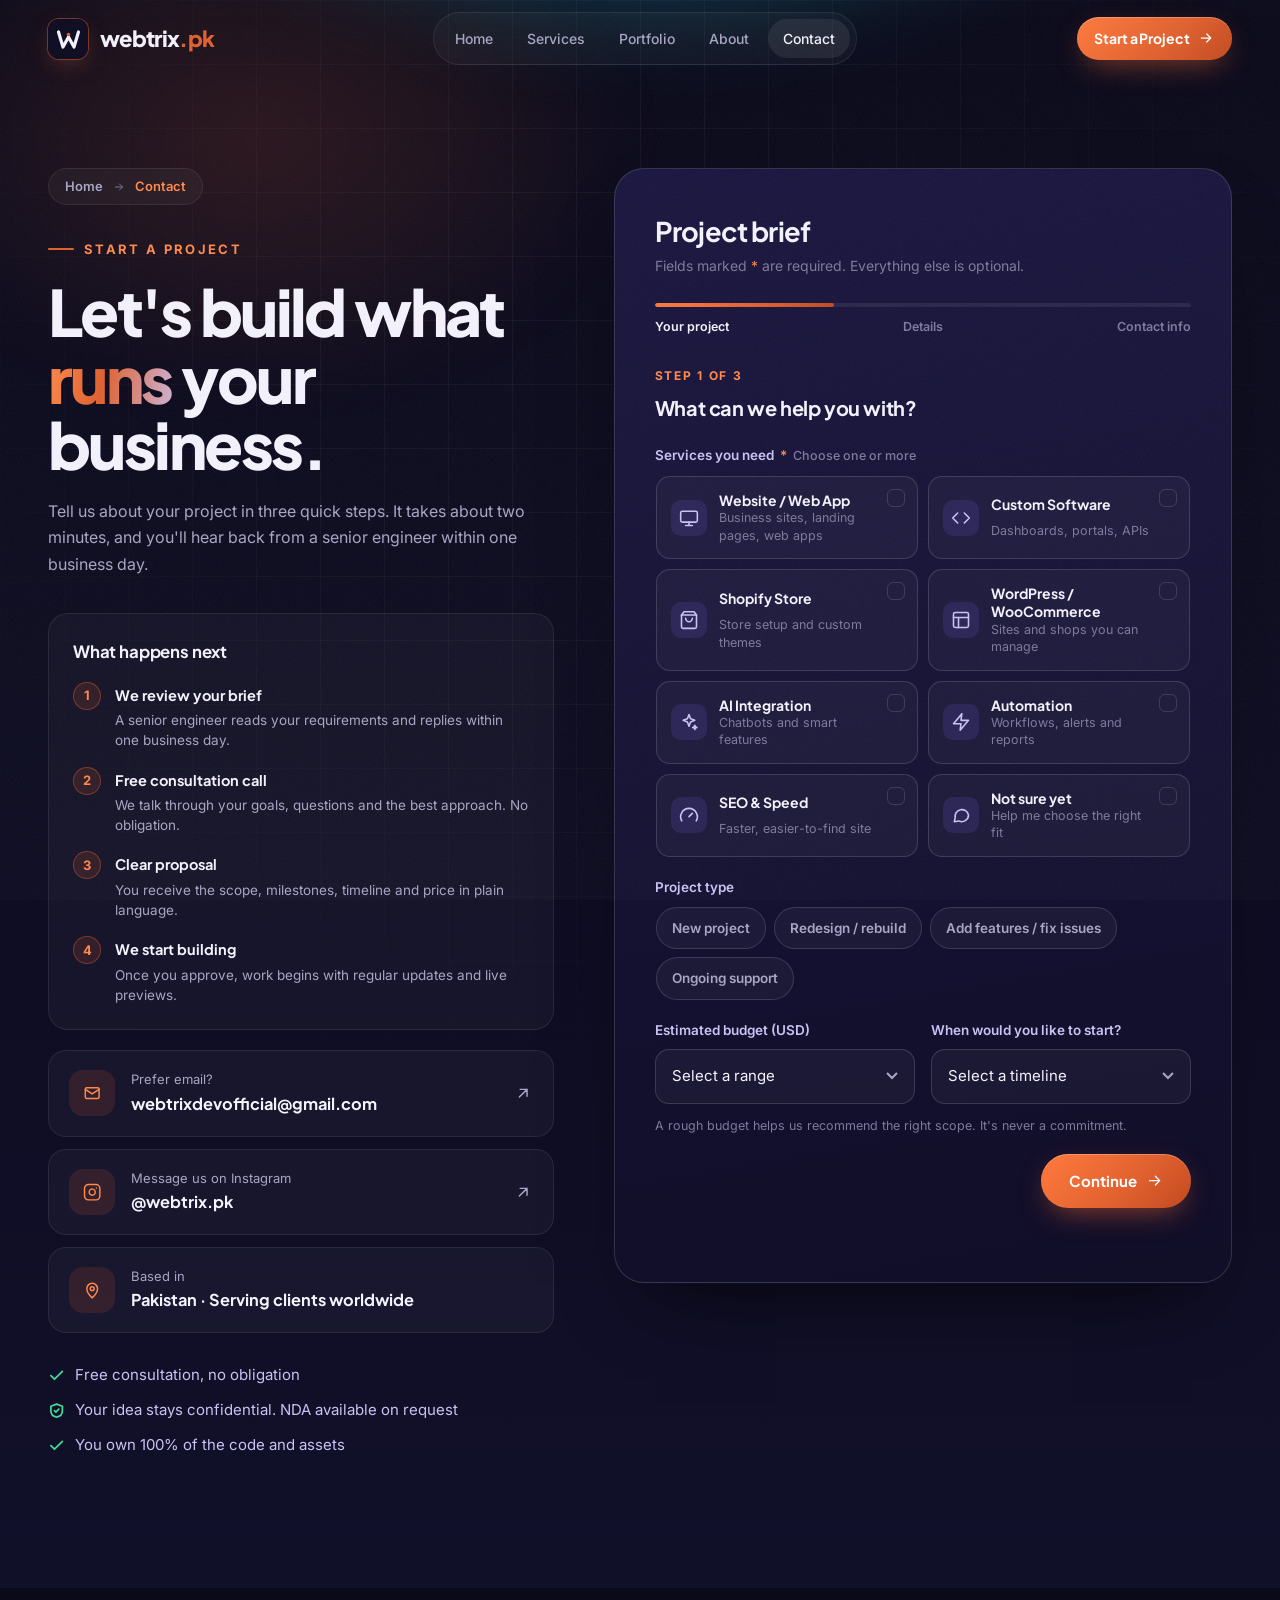
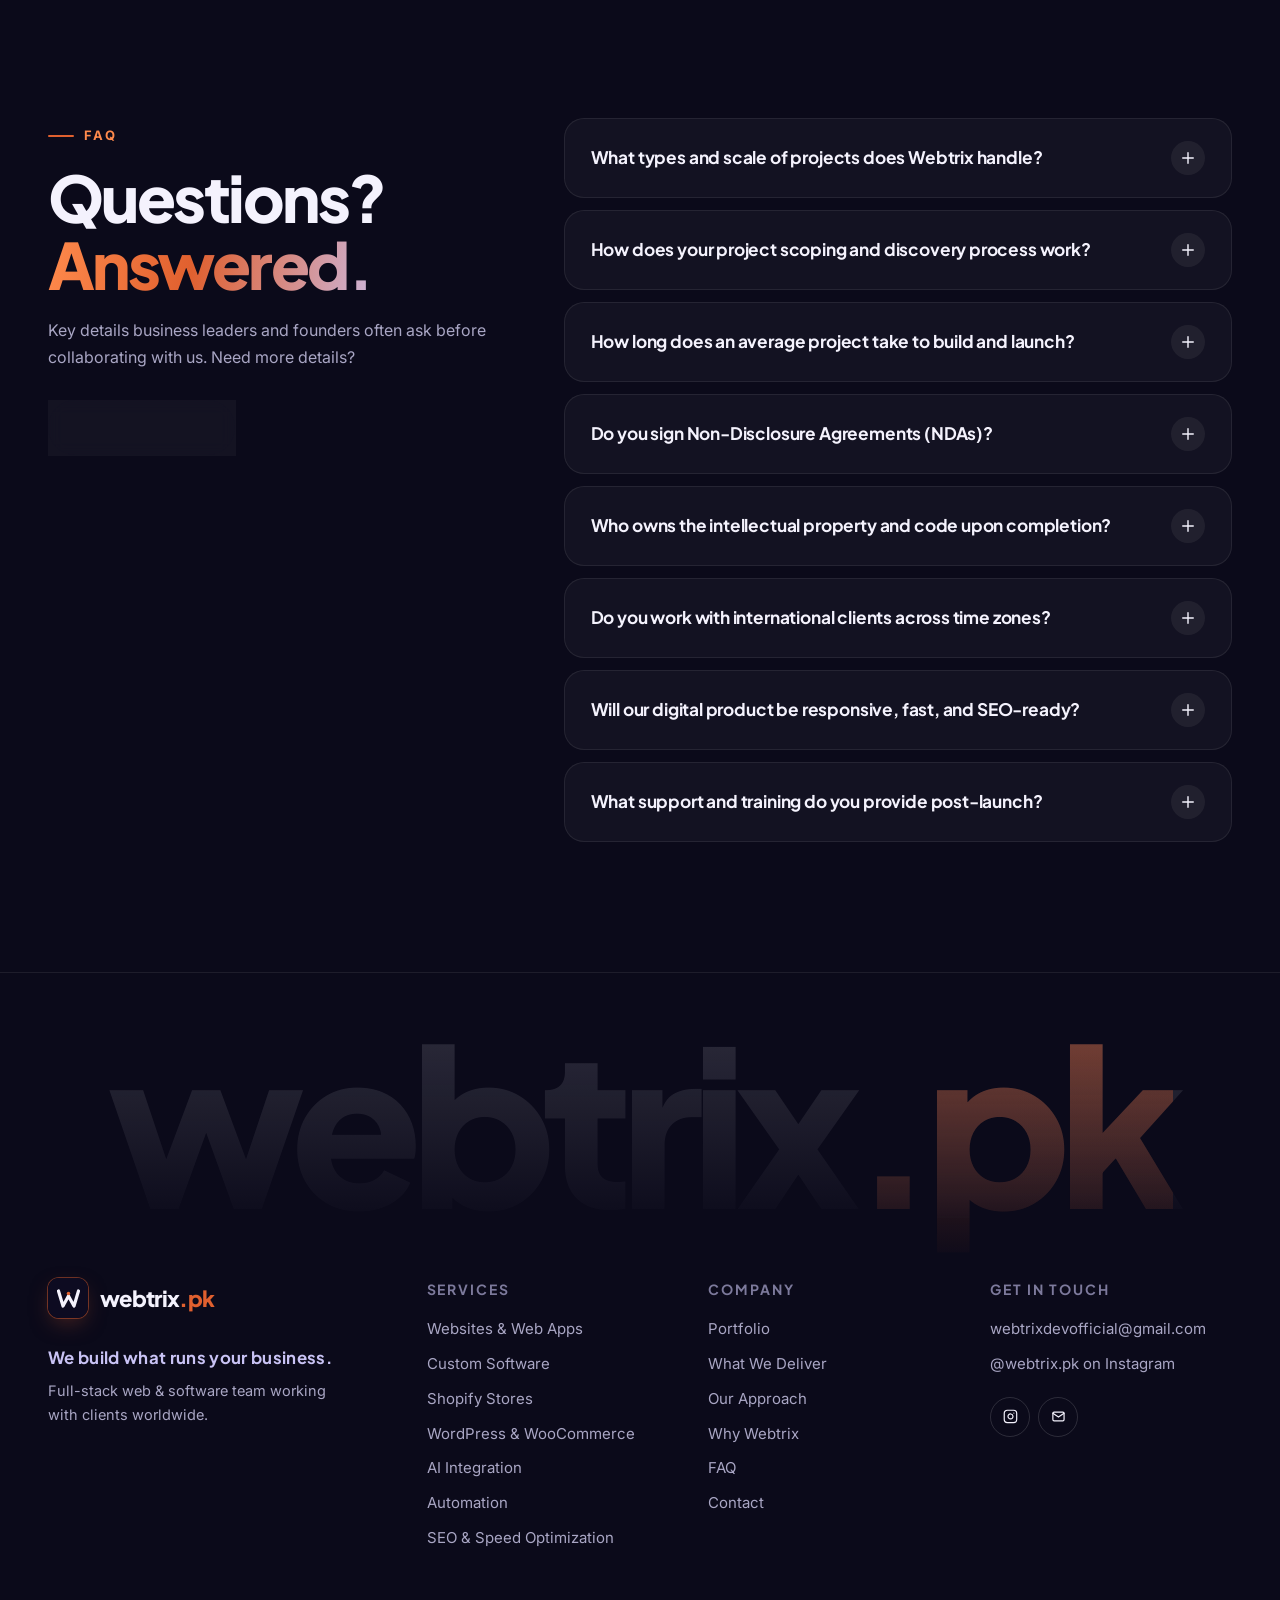
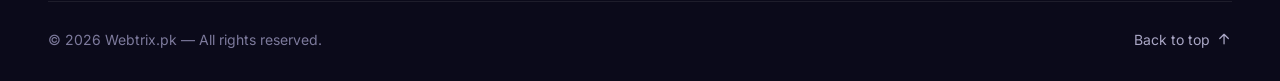
<file: contact.html>
<!DOCTYPE html>
<html lang="en">
<head>
  <meta charset="UTF-8" />
  <meta name="viewport" content="width=device-width, initial-scale=1.0" />
  <title>Contact Webtrix — Start Your Project | Webtrix.pk</title>
  <meta name="description" content="Tell us about your project. Free consultation, a clear plan and a reply within one business day." />
  <meta name="theme-color" content="#0B0A1A" />

  <!-- Open Graph -->
  <meta property="og:title" content="Contact Webtrix.pk — Start Your Project" />
  <meta property="og:description" content="Tell us about your project. Free consultation, a clear plan and a reply within one business day." />
  <meta property="og:image" content="assets/webtrix-lockup.png" />
  <meta property="og:type" content="website" />

  <link rel="icon" type="image/png" href="assets/webtrix-icon.png" />
  <link rel="apple-touch-icon" href="assets/webtrix-icon.png" />

  <link rel="preconnect" href="https://fonts.googleapis.com" />
  <link rel="preconnect" href="https://fonts.gstatic.com" crossorigin />
  <link href="https://fonts.googleapis.com/css2?family=Inter:wght@400;500;600;700&family=Plus+Jakarta+Sans:wght@500;600;700;800&display=swap" rel="stylesheet" />

  <link rel="stylesheet" href="css/style.css?v=10.0" />

</head>
<body>
  <!-- Reusable SVG symbols -->
  <svg width="0" height="0" style="position:absolute" aria-hidden="true">
    <symbol id="logo" viewBox="0 0 1000 1000">
      <rect width="1000" height="1000" rx="210" fill="#0D0B21" />
      <path d="M262 325 L375 700 L512 450 L650 700 L762 325" fill="none" stroke="#F4F2FD" stroke-width="80" stroke-linecap="round" stroke-linejoin="round" />
      <circle cx="512" cy="387" r="44" fill="#E0602F" />
    </symbol>
    <symbol id="i-check" viewBox="0 0 24 24"><path d="M20 6 9 17l-5-5" /></symbol>
    <symbol id="i-arrow" viewBox="0 0 24 24"><path d="M5 12h14M13 6l6 6-6 6" /></symbol>
    <symbol id="i-arrow-ur" viewBox="0 0 24 24"><path d="M7 17 17 7M8 7h9v9" /></symbol>
    <symbol id="i-web" viewBox="0 0 24 24"><rect x="2" y="4" width="20" height="13" rx="2" /><path d="M8 21h8M12 17v4" /></symbol>
    <symbol id="i-code" viewBox="0 0 24 24"><path d="m16 18 6-6-6-6M8 6l-6 6 6 6" /></symbol>
    <symbol id="i-bag" viewBox="0 0 24 24"><path d="M6 2 3 6v14a2 2 0 0 0 2 2h14a2 2 0 0 0 2-2V6l-3-4z" /><path d="M3 6h18M16 10a4 4 0 0 1-8 0" /></symbol>
    <symbol id="i-layout" viewBox="0 0 24 24"><rect x="3" y="3" width="18" height="18" rx="2" /><path d="M3 9h18M9 21V9" /></symbol>
    <symbol id="i-ai" viewBox="0 0 24 24"><path d="M12 3l1.9 5.1L19 10l-5.1 1.9L12 17l-1.9-5.1L5 10l5.1-1.9z" /><path d="M19 16l.7 1.8 1.8.7-1.8.7L19 21l-.7-1.8-1.8-.7 1.8-.7z" /></symbol>
    <symbol id="i-zap" viewBox="0 0 24 24"><path d="M13 2 3 14h9l-1 8 10-12h-9l1-8z" /></symbol>
    <symbol id="i-gauge" viewBox="0 0 24 24"><path d="M12 14l4-4" /><path d="M3.3 19a10 10 0 1 1 17.4 0" /></symbol>
    <symbol id="i-target" viewBox="0 0 24 24"><circle cx="12" cy="12" r="9" /><circle cx="12" cy="12" r="5" /><circle cx="12" cy="12" r="1" /></symbol>
    <symbol id="i-clock" viewBox="0 0 24 24"><circle cx="12" cy="12" r="9" /><path d="M12 7v5l3 2" /></symbol>
    <symbol id="i-globe" viewBox="0 0 24 24"><circle cx="12" cy="12" r="9" /><path d="M3 12h18M12 3a14 14 0 0 1 0 18M12 3a14 14 0 0 0 0 18" /></symbol>
    <symbol id="i-shield" viewBox="0 0 24 24"><path d="M12 3 4 6v6c0 5 3.5 8 8 9 4.5-1 8-4 8-9V6z" /><path d="m9 12 2 2 4-4" /></symbol>
    <symbol id="i-rocket" viewBox="0 0 24 24"><path d="M5 15c-1.5 1.5-2 5-2 5s3.5-.5 5-2" /><path d="M9 12a17 17 0 0 1 9-9c1 0 3 2 3 3a17 17 0 0 1-9 9z" /><path d="M9 12H5l2-4h5M12 15v4l4-2v-5" /></symbol>
    <symbol id="i-chat" viewBox="0 0 24 24"><path d="M21 12a8 8 0 0 1-11.6 7.1L4 20l1-4.6A8 8 0 1 1 21 12z" /></symbol>
    <symbol id="i-mail" viewBox="0 0 24 24"><rect x="3" y="5" width="18" height="14" rx="2" /><path d="m3 7 9 6 9-6" /></symbol>
    <symbol id="i-pin" viewBox="0 0 24 24"><path d="M12 22s7-6.5 7-12a7 7 0 1 0-14 0c0 5.5 7 12 7 12z" /><circle cx="12" cy="10" r="2.5" /></symbol>
    <symbol id="i-plus" viewBox="0 0 24 24"><path d="M12 5v14M5 12h14" /></symbol>
    <symbol id="i-layers" viewBox="0 0 24 24"><path d="m12 2 10 5-10 5L2 7z" /><path d="m2 17 10 5 10-5M2 12l10 5 10-5" /></symbol>
    <symbol id="i-instagram" viewBox="0 0 24 24"><rect x="2" y="2" width="20" height="20" rx="5" ry="5" /><path d="M16 11.37A4 4 0 1 1 12.63 8 4 4 0 0 1 16 11.37z" /><line x1="17.5" y1="6.5" x2="17.51" y2="6.5" /></symbol>
  </svg>

  <div class="noise" aria-hidden="true"></div>
  <div class="cursor-glow" aria-hidden="true"></div>
  <div class="scroll-progress" aria-hidden="true"><span id="scrollProgress"></span></div>

  <!-- ================= NAVIGATION ================= -->
  <header class="nav" id="nav">
    <div class="container nav-inner">
      <a href="index.html" class="brand" aria-label="Webtrix.pk home">
        <svg class="brand-mark"><use href="#logo" /></svg>
        <span class="brand-name">webtrix<span class="accent">.pk</span></span>
      </a>

      <nav class="nav-links" aria-label="Primary">
        <a href="index.html">Home</a>
        <a href="services.html">Services</a>
        <a href="portfolio.html">Portfolio</a>
        <a href="about.html">About</a>
        <a href="contact.html" class="active" aria-current="page">Contact</a>
      </nav>

      <a href="contact.html" class="btn btn-primary btn-sm nav-cta magnetic">
        Start a Project
        <svg class="i"><use href="#i-arrow" /></svg>
      </a>

      <button class="menu-toggle" id="menuToggle" aria-label="Open menu" aria-expanded="false" aria-controls="mobileMenu">
        <span></span><span></span>
      </button>
    </div>
  </header>

  <!-- Mobile menu -->
  <div class="mobile-menu" id="mobileMenu" aria-hidden="true">
    <nav aria-label="Mobile">
      <a href="index.html"><span>01</span>Home</a>
      <a href="services.html"><span>02</span>Services</a>
      <a href="portfolio.html"><span>03</span>Portfolio</a>
      <a href="about.html"><span>04</span>About Us</a>
      <a href="contact.html" class="active" aria-current="page"><span>05</span>Contact</a>
    </nav>
    <a href="contact.html" class="btn btn-primary btn-lg">Start Your Project <svg class="i"><use href="#i-arrow" /></svg></a>
  </div>

  <main id="top">
    <!-- ================= CONTACT ================= -->
    <section class="section page-top contact" id="contact">
      <div class="hero-bg page-bg" aria-hidden="true">
        <div class="aurora-beam"></div>
        <div class="grid-lines"></div>
        <div class="hero-radial-mask"></div>
      </div>
      <div class="container contact-inner">
        <div class="contact-info">
          <nav class="crumbs reveal" aria-label="Breadcrumb"><a href="index.html">Home</a><svg class="i" aria-hidden="true"><use href="#i-arrow" /></svg><span aria-current="page">Contact</span></nav>
          <span class="kicker reveal">Start a Project</span>
          <h1 class="section-title reveal" data-delay="1">Let's build what <span class="text-gradient">runs</span> your business.</h1>
          <p class="section-lead reveal" data-delay="2">Tell us about your project in three quick steps. It takes about two minutes, and you'll hear back from a senior engineer within one business day.</p>

          <div class="next-steps reveal" data-delay="2">
            <h2 class="next-title">What happens next</h2>
            <ol>
              <li><span>1</span><div><strong>We review your brief</strong><p>A senior engineer reads your requirements and replies within one business day.</p></div></li>
              <li><span>2</span><div><strong>Free consultation call</strong><p>We talk through your goals, questions and the best approach. No obligation.</p></div></li>
              <li><span>3</span><div><strong>Clear proposal</strong><p>You receive the scope, milestones, timeline and price in plain language.</p></div></li>
              <li><span>4</span><div><strong>We start building</strong><p>Once you approve, work begins with regular updates and live previews.</p></div></li>
            </ol>
          </div>

          <div class="contact-cards">
            <a href="mailto:webtrixdevofficial@gmail.com" class="contact-card reveal">
              <div class="cc-icon"><svg class="i"><use href="#i-mail" /></svg></div>
              <div><small>Prefer email?</small><strong>webtrixdevofficial@gmail.com</strong></div>
              <svg class="i cc-arrow"><use href="#i-arrow-ur" /></svg>
            </a>
            <a href="https://www.instagram.com/webtrix.pk?utm_source=ig_web_button_share_sheet&amp;stkn=ZDNlZDc0MzIxNw==" target="_blank" rel="noopener" class="contact-card reveal" data-delay="1">
              <div class="cc-icon"><svg class="i"><use href="#i-instagram" /></svg></div>
              <div><small>Message us on Instagram</small><strong>@webtrix.pk</strong></div>
              <svg class="i cc-arrow"><use href="#i-arrow-ur" /></svg>
            </a>
            <div class="contact-card reveal" data-delay="2">
              <div class="cc-icon"><svg class="i"><use href="#i-pin" /></svg></div>
              <div><small>Based in</small><strong>Pakistan · Serving clients worldwide</strong></div>
            </div>
          </div>

          <ul class="promise reveal">
            <li><svg class="i"><use href="#i-check" /></svg>Free consultation, no obligation</li>
            <li><svg class="i"><use href="#i-shield" /></svg>Your idea stays confidential. NDA available on request</li>
            <li><svg class="i"><use href="#i-check" /></svg>You own 100% of the code and assets</li>
          </ul>
        </div>

        <form class="contact-form reveal" id="contactForm" action="https://formsubmit.co/webtrixdevofficial@gmail.com" method="POST" novalidate data-delay="1">
          <div class="form-top">
            <h2 class="form-title">Project brief</h2>
            <p class="form-sub">Fields marked <span class="req">*</span> are required. Everything else is optional.</p>

            <div class="fs-progress" aria-hidden="true">
              <div class="fs-bar"><span id="fsBar"></span></div>
              <ol class="fs-labels">
                <li class="active">Your project</li>
                <li>Details</li>
                <li>Contact info</li>
              </ol>
            </div>
          </div>

          <!-- FormSubmit settings -->
          <input type="hidden" name="_subject" value="New project enquiry — Webtrix.pk website" />
          <input type="hidden" name="_template" value="table" />
          <input type="hidden" name="_captcha" value="false" />
          <input type="text" name="_honey" class="hp" tabindex="-1" autocomplete="off" aria-hidden="true" />

          <!-- STEP 1: Project -->
          <fieldset class="fstep active" data-step="0" aria-labelledby="fsTitle1">
            <legend class="fstep-title" id="fsTitle1"><em>Step 1 of 3</em>What can we help you with?</legend>

            <div class="field" id="field-service">
              <span class="field-label" id="serviceLabel">Services you need <span class="req">*</span> <small>Choose one or more</small></span>
              <div class="svc-opts" id="serviceOptions" role="group" aria-labelledby="serviceLabel" aria-describedby="serviceErr">
                <label class="svc-opt"><input type="checkbox" name="service" value="Websites & Web Apps" /><span><svg class="i"><use href="#i-web" /></svg><strong>Website / Web App</strong><small>Business sites, landing pages, web apps</small></span></label>
                <label class="svc-opt"><input type="checkbox" name="service" value="Custom Software Development" /><span><svg class="i"><use href="#i-code" /></svg><strong>Custom Software</strong><small>Dashboards, portals, APIs</small></span></label>
                <label class="svc-opt"><input type="checkbox" name="service" value="Shopify Stores" /><span><svg class="i"><use href="#i-bag" /></svg><strong>Shopify Store</strong><small>Store setup and custom themes</small></span></label>
                <label class="svc-opt"><input type="checkbox" name="service" value="WordPress & WooCommerce" /><span><svg class="i"><use href="#i-layout" /></svg><strong>WordPress / WooCommerce</strong><small>Sites and shops you can manage</small></span></label>
                <label class="svc-opt"><input type="checkbox" name="service" value="AI Integration" /><span><svg class="i"><use href="#i-ai" /></svg><strong>AI Integration</strong><small>Chatbots and smart features</small></span></label>
                <label class="svc-opt"><input type="checkbox" name="service" value="Automation" /><span><svg class="i"><use href="#i-zap" /></svg><strong>Automation</strong><small>Workflows, alerts and reports</small></span></label>
                <label class="svc-opt"><input type="checkbox" name="service" value="SEO & Speed Optimization" /><span><svg class="i"><use href="#i-gauge" /></svg><strong>SEO &amp; Speed</strong><small>Faster, easier-to-find site</small></span></label>
                <label class="svc-opt"><input type="checkbox" name="service" value="Not sure yet" /><span><svg class="i"><use href="#i-chat" /></svg><strong>Not sure yet</strong><small>Help me choose the right fit</small></span></label>
              </div>
              <span class="field-err" id="serviceErr">Please choose at least one service.</span>
            </div>

            <div class="field">
              <span class="field-label" id="typeLabel">Project type</span>
              <div class="service-options" role="radiogroup" aria-labelledby="typeLabel">
                <label class="opt"><input type="radio" name="project_type" value="New project" /><span>New project</span></label>
                <label class="opt"><input type="radio" name="project_type" value="Redesign / rebuild" /><span>Redesign / rebuild</span></label>
                <label class="opt"><input type="radio" name="project_type" value="Add features / fix issues" /><span>Add features / fix issues</span></label>
                <label class="opt"><input type="radio" name="project_type" value="Ongoing support" /><span>Ongoing support</span></label>
              </div>
            </div>

            <div class="field-row">
              <div class="field">
                <label for="budget">Estimated budget (USD)</label>
                <select id="budget" name="budget">
                  <option value="">Select a range</option>
                  <option>Under $300</option>
                  <option>$300 – $700</option>
                  <option>$700 – $1,500</option>
                  <option>$1,500 – $3,000</option>
                  <option>$3,000 – $6,000</option>
                  <option>$6,000+</option>
                  <option>Not sure yet</option>
                </select>
              </div>
              <div class="field">
                <label for="timeline">When would you like to start?</label>
                <select id="timeline" name="timeline">
                  <option value="">Select a timeline</option>
                  <option>As soon as possible</option>
                  <option>Within 1 month</option>
                  <option>In 1 – 3 months</option>
                  <option>Just exploring for now</option>
                </select>
              </div>
            </div>
            <p class="field-hint">A rough budget helps us recommend the right scope. It's never a commitment.</p>

            <div class="fstep-nav">
              <span></span>
              <button type="button" class="btn btn-primary fs-next">Continue <svg class="i"><use href="#i-arrow" /></svg></button>
            </div>
          </fieldset>

          <!-- STEP 2: Details -->
          <fieldset class="fstep" data-step="1" aria-labelledby="fsTitle2">
            <legend class="fstep-title" id="fsTitle2"><em>Step 2 of 3</em>Tell us about your project</legend>

            <div class="field" id="field-message">
              <label for="message">Project description <span class="req">*</span></label>
              <textarea id="message" name="message" rows="6" required aria-describedby="messageHint messageErr" placeholder="What do you want to build or improve? Who is it for, and what should it achieve? Mention any must-have features or deadlines."></textarea>
              <div class="field-foot">
                <span class="field-hint" id="messageHint">A few sentences is enough. We'll ask follow-up questions on the call.</span>
                <span class="char-count" id="charCount">0</span>
              </div>
              <span class="field-err" id="messageErr">Please add a short description (at least 20 characters).</span>
            </div>

            <div class="field">
              <label for="website">Current website or reference link</label>
              <input id="website" name="website" type="text" inputmode="url" autocomplete="url" placeholder="e.g. yourcompany.com or a site you like" />
            </div>

            <div class="fstep-nav">
              <button type="button" class="btn btn-ghost fs-back"><svg class="i flip"><use href="#i-arrow" /></svg> Back</button>
              <button type="button" class="btn btn-primary fs-next">Continue <svg class="i"><use href="#i-arrow" /></svg></button>
            </div>
          </fieldset>

          <!-- STEP 3: Contact -->
          <fieldset class="fstep" data-step="2" aria-labelledby="fsTitle3">
            <legend class="fstep-title" id="fsTitle3"><em>Step 3 of 3</em>How can we reach you?</legend>

            <div class="field-row">
              <div class="field" id="field-name">
                <label for="name">Full name <span class="req">*</span></label>
                <input id="name" name="name" type="text" placeholder="Your full name" required autocomplete="name" aria-describedby="nameErr" />
                <span class="field-err" id="nameErr">Please enter your name.</span>
              </div>
              <div class="field" id="field-email">
                <label for="email">Work email <span class="req">*</span></label>
                <input id="email" name="email" type="email" inputmode="email" placeholder="name@company.com" required autocomplete="email" aria-describedby="emailErr" />
                <span class="field-err" id="emailErr">Please enter a valid email address.</span>
              </div>
            </div>

            <div class="field-row">
              <div class="field">
                <label for="company">Company / brand</label>
                <input id="company" name="company" type="text" placeholder="Company name" autocomplete="organization" />
              </div>
              <div class="field">
                <label for="phone">Phone / WhatsApp</label>
                <input id="phone" name="phone" type="tel" placeholder="Include country code, e.g. +1" autocomplete="tel" />
              </div>
            </div>

            <div class="field">
              <span class="field-label" id="prefLabel">Preferred way to talk</span>
              <div class="service-options" role="radiogroup" aria-labelledby="prefLabel">
                <label class="opt"><input type="radio" name="contact_pref" value="Email" checked /><span>Email</span></label>
                <label class="opt"><input type="radio" name="contact_pref" value="WhatsApp" /><span>WhatsApp</span></label>
                <label class="opt"><input type="radio" name="contact_pref" value="Video call" /><span>Video call</span></label>
              </div>
            </div>

            <div class="fs-summary" id="fsSummary" aria-live="polite"></div>

            <div class="fstep-nav">
              <button type="button" class="btn btn-ghost fs-back"><svg class="i flip"><use href="#i-arrow" /></svg> Back</button>
              <button type="submit" class="btn btn-primary btn-glow" id="submitBtn">Send Project Brief <svg class="i"><use href="#i-arrow" /></svg></button>
            </div>
            <p class="form-privacy"><svg class="i"><use href="#i-shield" /></svg>We only use your details to reply about your project. We never share or sell them.</p>
          </fieldset>

          <p class="form-status" id="formStatus" role="status" aria-live="polite"></p>
        </form>
      </div>
    </section>

    <!-- ================= FAQ ================= -->
    <section class="section faq" id="faq">
      <div class="container faq-inner">
        <div class="faq-head">
          <span class="kicker reveal">FAQ</span>
          <h2 class="section-title reveal" data-delay="1">Questions? <span class="text-gradient">Answered.</span></h2>
          <p class="section-lead reveal" data-delay="2">Key details business leaders and founders often ask before collaborating with us. Need more details?</p>
          <a href="#contact" class="btn btn-ghost reveal" data-delay="3">Start your brief <svg class="i"><use href="#i-arrow" /></svg></a>
        </div>

        <div class="faq-list">
          <div class="faq-item reveal">
            <button class="faq-q" aria-expanded="false">What types and scale of projects does Webtrix handle?<svg class="i"><use href="#i-plus" /></svg></button>
            <div class="faq-a"><div><p>We build everything from high-converting corporate websites, landing pages, and Shopify/WooCommerce stores to full-stack SaaS web applications, custom internal tools, workflow automations, and LLM-powered AI integrations. Whether launching a new venture or scaling an established enterprise, we engineer solutions to match your exact business goals.</p></div></div>
          </div>
          <div class="faq-item reveal">
            <button class="faq-q" aria-expanded="false">How does your project scoping and discovery process work?<svg class="i"><use href="#i-plus" /></svg></button>
            <div class="faq-a"><div><p>We start with a thorough review of your goals, target audience, and workflow requirements. Once you submit your project brief, our technical team analyzes the architecture and delivers a clear roadmap and milestone schedule. We outline every deliverable in plain language so expectations are 100% aligned from day one.</p></div></div>
          </div>
          <div class="faq-item reveal">
            <button class="faq-q" aria-expanded="false">How long does an average project take to build and launch?<svg class="i"><use href="#i-plus" /></svg></button>
            <div class="faq-a"><div><p>Timelines depend on complexity. High-performance landing pages and business sites typically launch in 2 to 3 weeks, while comprehensive web apps and custom software are delivered in structured milestones. You will receive an exact milestone calendar before development begins, and we respect your timeline.</p></div></div>
          </div>
          <div class="faq-item reveal">
            <button class="faq-q" aria-expanded="false">Do you sign Non-Disclosure Agreements (NDAs)?<svg class="i"><use href="#i-plus" /></svg></button>
            <div class="faq-a"><div><p>Yes. We work with innovative founders and established companies, so confidentiality is paramount. We are happy to execute an NDA before you share proprietary concepts, internal workflows, or confidential data.</p></div></div>
          </div>
          <div class="faq-item reveal">
            <button class="faq-q" aria-expanded="false">Who owns the intellectual property and code upon completion?<svg class="i"><use href="#i-plus" /></svg></button>
            <div class="faq-a"><div><p>You have 100% full ownership. Upon project completion and handover, all source code, design assets, database structures, and credentials are completely transferred to your team. There is zero vendor lock-in.</p></div></div>
          </div>
          <div class="faq-item reveal">
            <button class="faq-q" aria-expanded="false">Do you work with international clients across time zones?<svg class="i"><use href="#i-plus" /></svg></button>
            <div class="faq-a"><div><p>Yes. We partner with clients worldwide across North America, Europe, the Middle East, and beyond. We maintain proactive communication via email and scheduled video consultations, along with live staging links so you can view development progress in real-time.</p></div></div>
          </div>
          <div class="faq-item reveal">
            <button class="faq-q" aria-expanded="false">Will our digital product be responsive, fast, and SEO-ready?<svg class="i"><use href="#i-plus" /></svg></button>
            <div class="faq-a"><div><p>Every single build is crafted mobile-first, tested across all modern device resolutions, and speed-tuned targeting 90+ PageSpeed scores. We also embed technical SEO foundations — clean semantics, metadata, and sitemaps — to give your business an immediate competitive edge on search engines.</p></div></div>
          </div>
          <div class="faq-item reveal">
            <button class="faq-q" aria-expanded="false">What support and training do you provide post-launch?<svg class="i"><use href="#i-plus" /></svg></button>
            <div class="faq-a"><div><p>We provide full handover walkthroughs and documentation so your team can easily manage content and operations. Furthermore, we offer ongoing maintenance, security updates, and feature scaling packages so you always have a trusted technical team on your side.</p></div></div>
          </div>
        </div>
      </div>
    </section>
  </main>

  <!-- ================= FOOTER ================= -->
  <footer class="footer">
    <div class="container">
      <div class="footer-big" aria-hidden="true">webtrix<span>.pk</span></div>

      <div class="footer-grid">
        <div class="footer-brand">
          <a href="index.html" class="brand">
            <svg class="brand-mark"><use href="#logo" /></svg>
            <span class="brand-name">webtrix<span class="accent">.pk</span></span>
          </a>
          <p class="footer-tagline">We build what runs your business.</p>
          <p class="footer-text">Full-stack web &amp; software team working with clients worldwide.</p>
        </div>

        <div class="footer-col">
          <h4>Services</h4>
          <a href="services.html#svc-web">Websites &amp; Web Apps</a>
          <a href="services.html#svc-software">Custom Software</a>
          <a href="services.html#svc-shopify">Shopify Stores</a>
          <a href="services.html#svc-wordpress">WordPress &amp; WooCommerce</a>
          <a href="services.html#svc-ai">AI Integration</a>
          <a href="services.html#svc-automation">Automation</a>
          <a href="services.html#svc-seo">SEO &amp; Speed Optimization</a>
        </div>

        <div class="footer-col">
          <h4>Company</h4>
          <a href="portfolio.html">Portfolio</a>
          <a href="index.html#deliver">What We Deliver</a>
          <a href="services.html#approach">Our Approach</a>
          <a href="about.html#why">Why Webtrix</a>
          <a href="#faq">FAQ</a>
          <a href="#contact">Contact</a>
        </div>

        <div class="footer-col">
          <h4>Get in touch</h4>
          <a href="mailto:webtrixdevofficial@gmail.com">webtrixdevofficial@gmail.com</a>
          <a href="https://www.instagram.com/webtrix.pk?utm_source=ig_web_button_share_sheet&amp;stkn=ZDNlZDc0MzIxNw==" target="_blank" rel="noopener">@webtrix.pk on Instagram</a>
          <div class="socials">
            <a href="https://www.instagram.com/webtrix.pk?utm_source=ig_web_button_share_sheet&amp;stkn=ZDNlZDc0MzIxNw==" target="_blank" rel="noopener" aria-label="Webtrix on Instagram"><svg class="i"><use href="#i-instagram" /></svg></a>
            <a href="mailto:webtrixdevofficial@gmail.com" aria-label="Email Webtrix"><svg class="i"><use href="#i-mail" /></svg></a>
          </div>
        </div>
      </div>

      <div class="footer-bottom">
        <p>© <span id="year">2026</span> Webtrix.pk — All rights reserved.</p>
        <a href="#top" class="to-top">Back to top <svg class="i"><use href="#i-arrow-ur" /></svg></a>
      </div>
    </div>
  </footer>

  <!-- ================= DIRECT EMAIL ACTION MODAL ================= -->
  <div class="email-modal" id="emailModal" role="dialog" aria-modal="true" aria-labelledby="emTitle" aria-hidden="true">
    <div class="em-backdrop" id="emBackdrop"></div>
    <div class="em-dialog">
      <button class="em-close" id="emClose" aria-label="Close dialog">
        <svg class="i"><use href="#i-plus" /></svg>
      </button>

      <div class="em-header">
        <div class="em-icon">
          <svg class="i"><use href="#i-mail" /></svg>
        </div>
        <h3 id="emTitle">Contact Webtrix via Email</h3>
        <p class="em-email-text" id="emTargetEmail">webtrixdevofficial@gmail.com</p>
      </div>

      <div class="em-options">
        <a id="emGmailBtn" href="https://mail.google.com/mail/?view=cm&fs=1&to=webtrixdevofficial@gmail.com&su=Project%20Inquiry%20%E2%80%94%20Webtrix.pk" target="_blank" rel="noopener" class="em-btn em-btn-primary">
          <div class="em-btn-icon-wrap gmail">
            <svg class="em-btn-icon" viewBox="0 0 24 24" fill="currentColor"><path d="M20 4H4c-1.1 0-1.99.9-1.99 2L2 18c0 1.1.9 2 2 2h16c1.1 0 2-.9 2-2V6c0-1.1-.9-2-2-2zm0 4l-8 5-8-5V6l8 5 8-5v2z"/></svg>
          </div>
          <div class="em-btn-body">
            <strong>Open in Gmail (Web)</strong>
            <small>Directly compose message in your browser</small>
          </div>
          <svg class="i em-arrow"><use href="#i-arrow" /></svg>
        </a>

        <button type="button" id="emCopyBtn" class="em-btn em-btn-secondary">
          <div class="em-btn-icon-wrap copy">
            <svg class="em-btn-icon" viewBox="0 0 24 24" fill="none" stroke="currentColor" stroke-width="2"><rect x="9" y="9" width="13" height="13" rx="2" ry="2"></rect><path d="M5 15H4a2 2 0 0 1-2-2V4a2 2 0 0 1 2-2h9a2 2 0 0 1 2 2v1"></path></svg>
          </div>
          <div class="em-btn-body">
            <strong id="emCopyText">Copy Email Address</strong>
            <small>webtrixdevofficial@gmail.com</small>
          </div>
          <span class="copy-badge" id="emCopyBadge">Copy</span>
        </button>

        <a id="emDefaultBtn" href="mailto:webtrixdevofficial@gmail.com" class="em-btn em-btn-ghost">
          <div class="em-btn-icon-wrap client">
            <svg class="em-btn-icon" viewBox="0 0 24 24" fill="none" stroke="currentColor" stroke-width="2"><path d="M4 4h16c1.1 0 2 .9 2 2v12c0 1.1-.9 2-2 2H4c-1.1 0-2-.9-2-2V6c0-1.1.9-2 2-2z"></path><polyline points="22,6 12,13 2,6"></polyline></svg>
          </div>
          <div class="em-btn-body">
            <strong>Open Desktop Email Client</strong>
            <small>Outlook, Windows Mail, or Apple Mail</small>
          </div>
          <svg class="i em-arrow"><use href="#i-arrow" /></svg>
        </a>
      </div>
    </div>
  </div>

  <script src="js/main.js?v=10.0"></script>
</body>
</html>
</file>
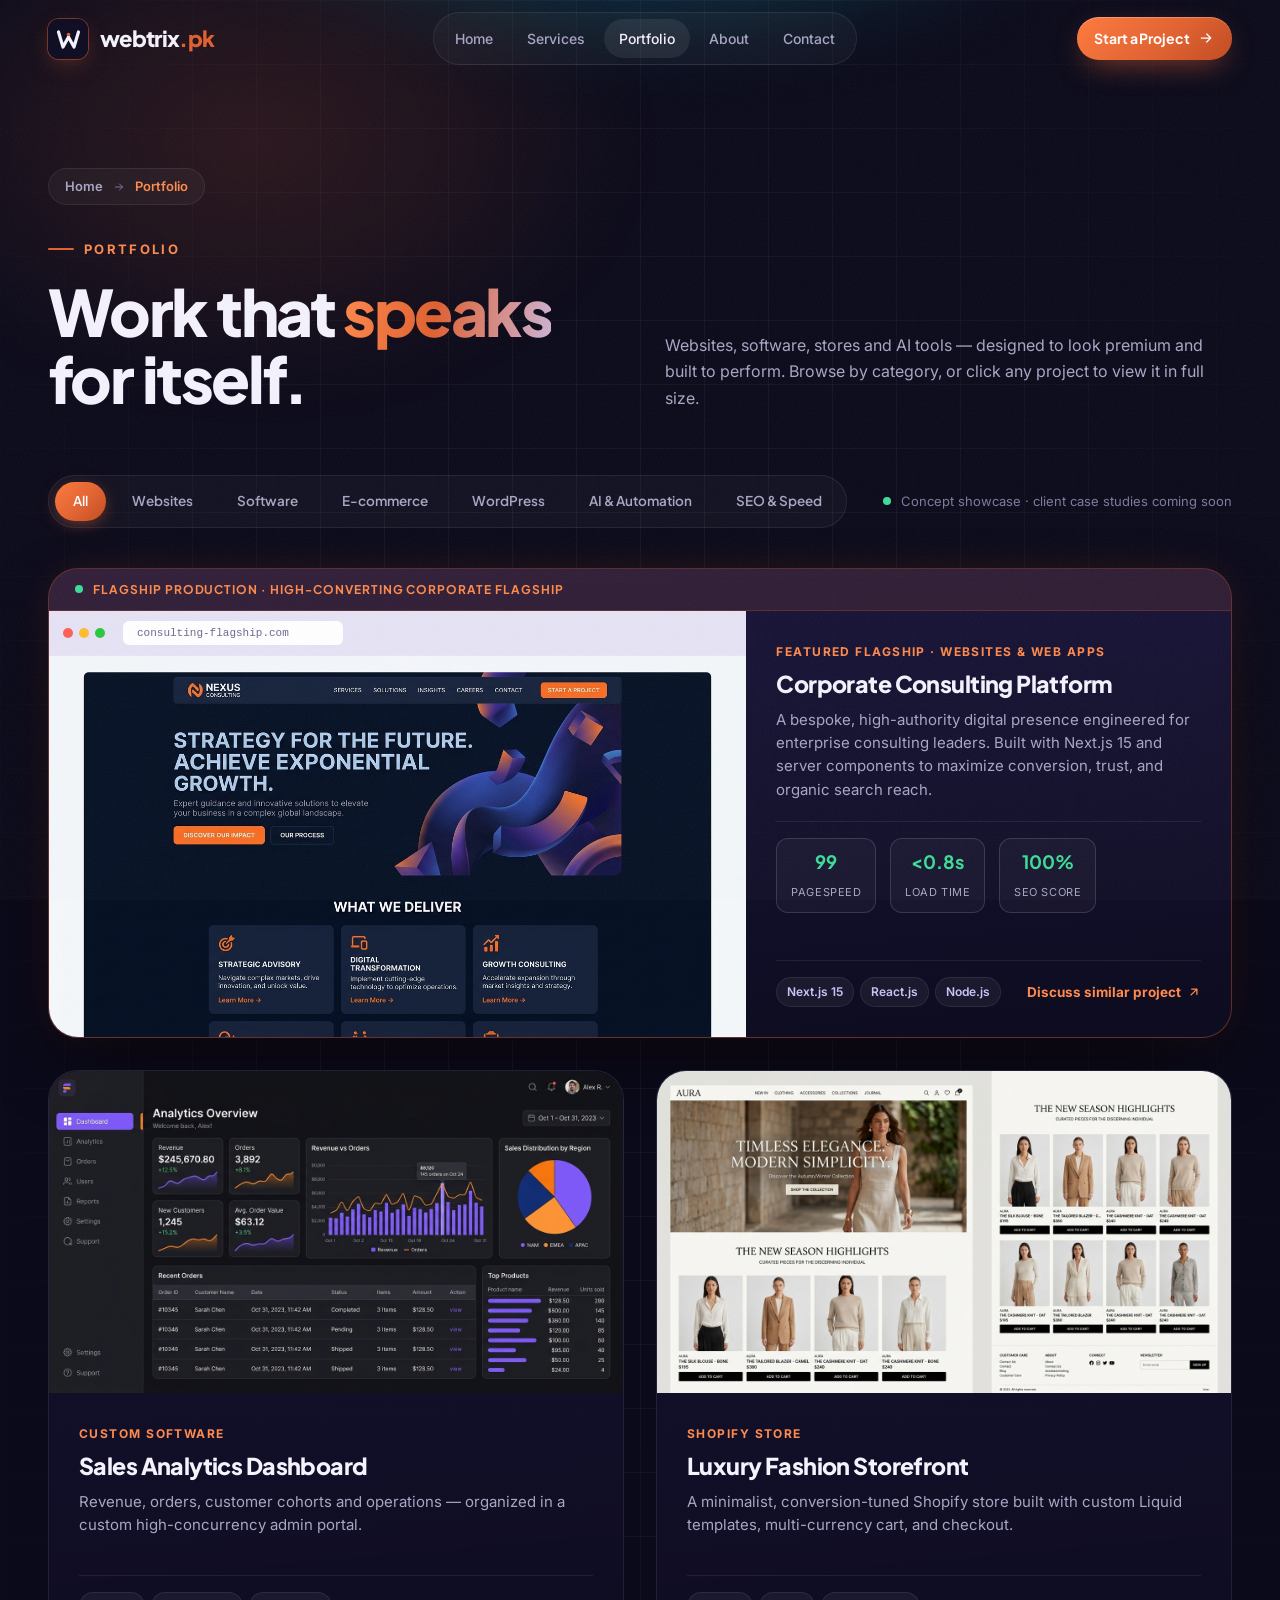
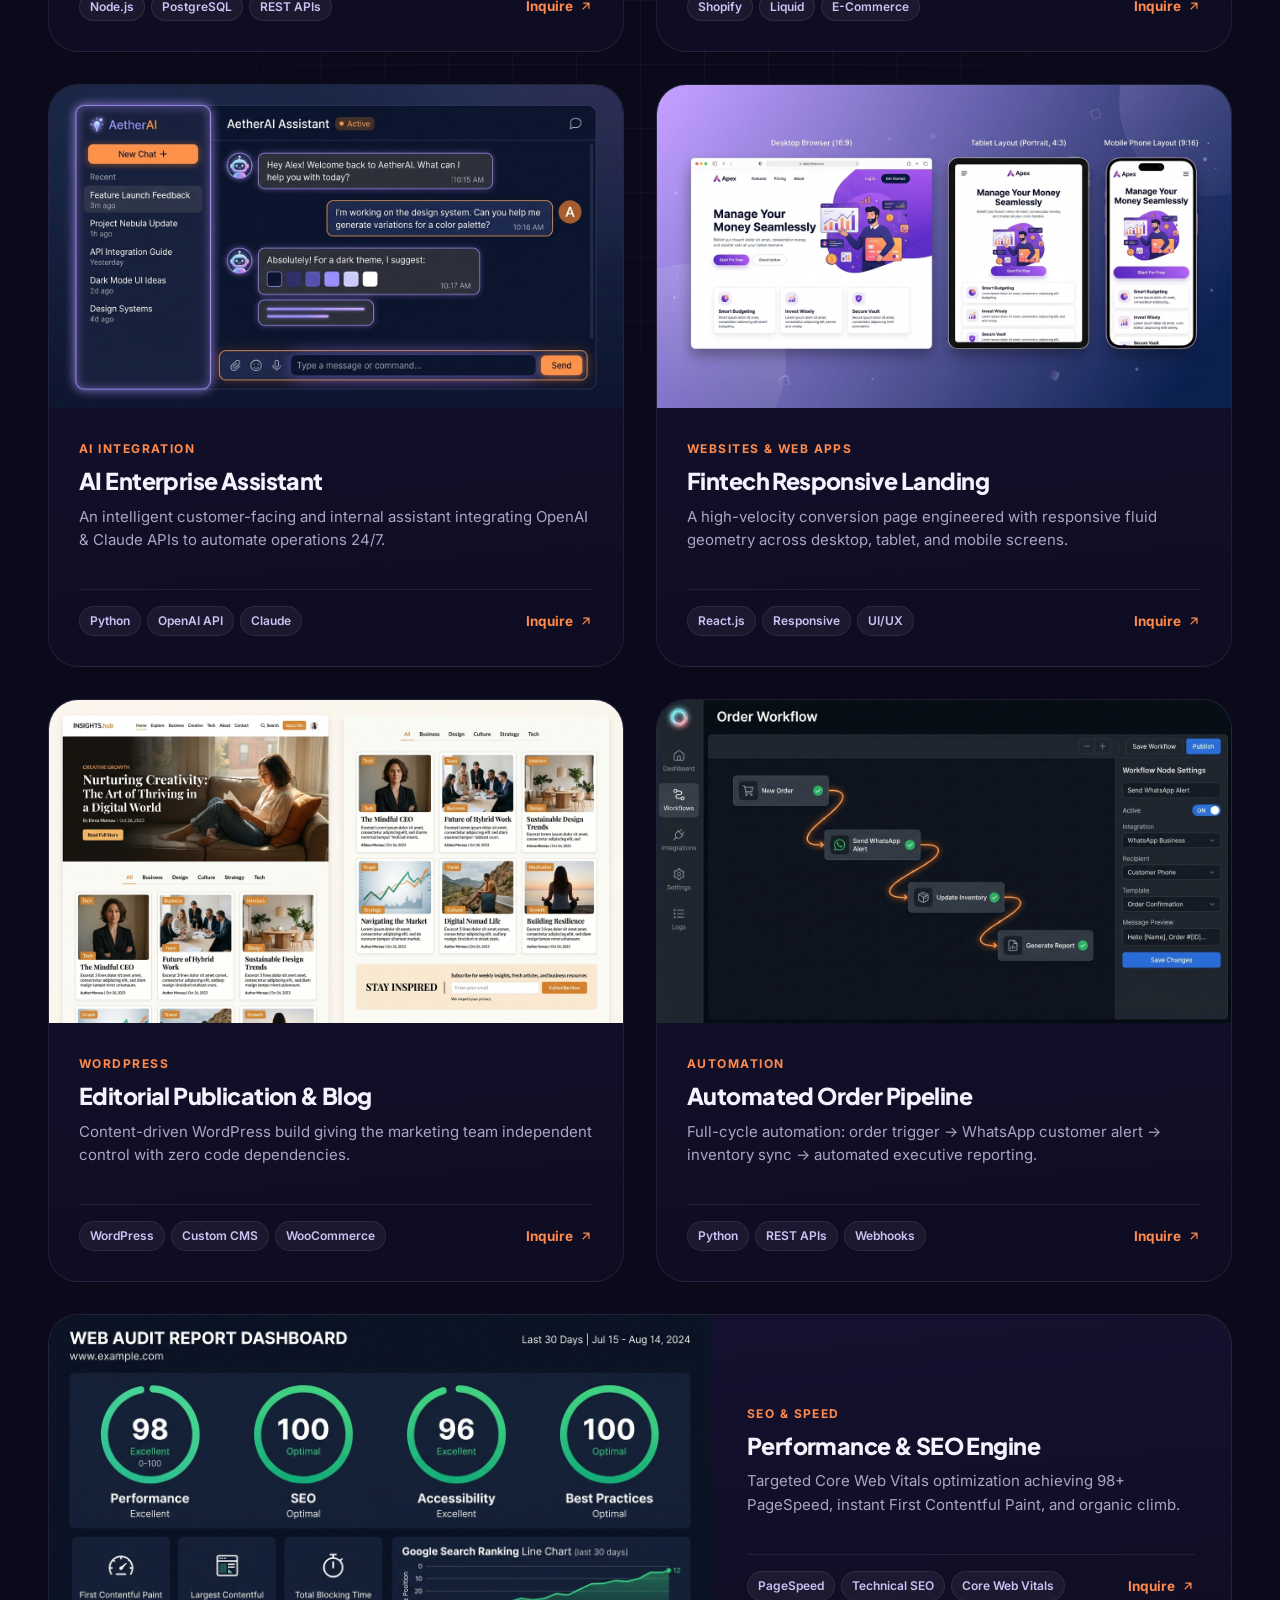
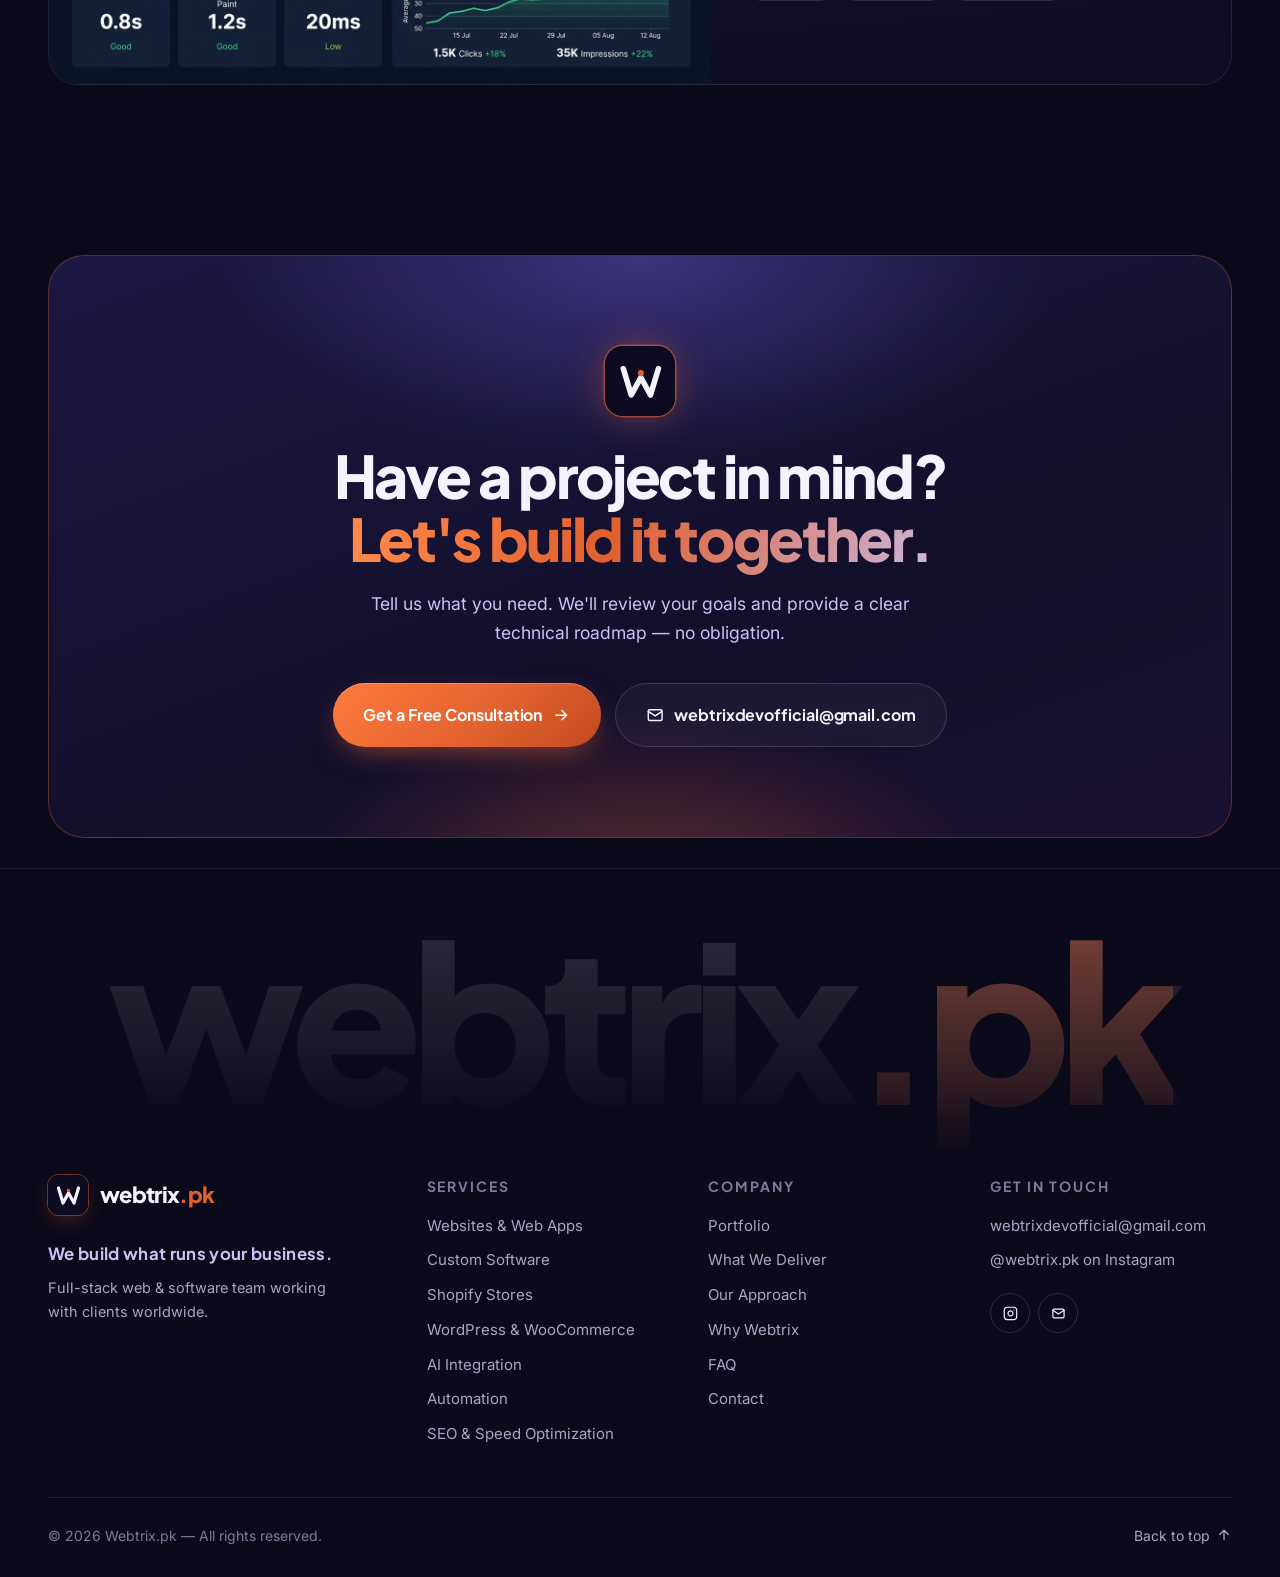
<file: portfolio.html>
<!DOCTYPE html>
<html lang="en">
<head>
  <meta charset="UTF-8" />
  <meta name="viewport" content="width=device-width, initial-scale=1.0" />
  <title>Portfolio — Websites, Software, Stores &amp; AI Tools | Webtrix.pk</title>
  <meta name="description" content="Browse Webtrix projects: corporate websites, dashboards, Shopify stores, WordPress sites, AI assistants, automation and SEO work." />
  <meta name="theme-color" content="#0B0A1A" />

  <!-- Open Graph -->
  <meta property="og:title" content="Portfolio — Webtrix.pk" />
  <meta property="og:description" content="Browse Webtrix projects: corporate websites, dashboards, Shopify stores, WordPress sites, AI assistants, automation and SEO work." />
  <meta property="og:image" content="assets/webtrix-lockup.png" />
  <meta property="og:type" content="website" />

  <link rel="icon" type="image/png" href="assets/webtrix-icon.png" />
  <link rel="apple-touch-icon" href="assets/webtrix-icon.png" />

  <link rel="preconnect" href="https://fonts.googleapis.com" />
  <link rel="preconnect" href="https://fonts.gstatic.com" crossorigin />
  <link href="https://fonts.googleapis.com/css2?family=Inter:wght@400;500;600;700&family=Plus+Jakarta+Sans:wght@500;600;700;800&display=swap" rel="stylesheet" />

  <link rel="stylesheet" href="css/style.css?v=10.0" />

</head>
<body>
  <!-- Reusable SVG symbols -->
  <svg width="0" height="0" style="position:absolute" aria-hidden="true">
    <symbol id="logo" viewBox="0 0 1000 1000">
      <rect width="1000" height="1000" rx="210" fill="#0D0B21" />
      <path d="M262 325 L375 700 L512 450 L650 700 L762 325" fill="none" stroke="#F4F2FD" stroke-width="80" stroke-linecap="round" stroke-linejoin="round" />
      <circle cx="512" cy="387" r="44" fill="#E0602F" />
    </symbol>
    <symbol id="i-check" viewBox="0 0 24 24"><path d="M20 6 9 17l-5-5" /></symbol>
    <symbol id="i-arrow" viewBox="0 0 24 24"><path d="M5 12h14M13 6l6 6-6 6" /></symbol>
    <symbol id="i-arrow-ur" viewBox="0 0 24 24"><path d="M7 17 17 7M8 7h9v9" /></symbol>
    <symbol id="i-web" viewBox="0 0 24 24"><rect x="2" y="4" width="20" height="13" rx="2" /><path d="M8 21h8M12 17v4" /></symbol>
    <symbol id="i-code" viewBox="0 0 24 24"><path d="m16 18 6-6-6-6M8 6l-6 6 6 6" /></symbol>
    <symbol id="i-bag" viewBox="0 0 24 24"><path d="M6 2 3 6v14a2 2 0 0 0 2 2h14a2 2 0 0 0 2-2V6l-3-4z" /><path d="M3 6h18M16 10a4 4 0 0 1-8 0" /></symbol>
    <symbol id="i-layout" viewBox="0 0 24 24"><rect x="3" y="3" width="18" height="18" rx="2" /><path d="M3 9h18M9 21V9" /></symbol>
    <symbol id="i-ai" viewBox="0 0 24 24"><path d="M12 3l1.9 5.1L19 10l-5.1 1.9L12 17l-1.9-5.1L5 10l5.1-1.9z" /><path d="M19 16l.7 1.8 1.8.7-1.8.7L19 21l-.7-1.8-1.8-.7 1.8-.7z" /></symbol>
    <symbol id="i-zap" viewBox="0 0 24 24"><path d="M13 2 3 14h9l-1 8 10-12h-9l1-8z" /></symbol>
    <symbol id="i-gauge" viewBox="0 0 24 24"><path d="M12 14l4-4" /><path d="M3.3 19a10 10 0 1 1 17.4 0" /></symbol>
    <symbol id="i-target" viewBox="0 0 24 24"><circle cx="12" cy="12" r="9" /><circle cx="12" cy="12" r="5" /><circle cx="12" cy="12" r="1" /></symbol>
    <symbol id="i-clock" viewBox="0 0 24 24"><circle cx="12" cy="12" r="9" /><path d="M12 7v5l3 2" /></symbol>
    <symbol id="i-globe" viewBox="0 0 24 24"><circle cx="12" cy="12" r="9" /><path d="M3 12h18M12 3a14 14 0 0 1 0 18M12 3a14 14 0 0 0 0 18" /></symbol>
    <symbol id="i-shield" viewBox="0 0 24 24"><path d="M12 3 4 6v6c0 5 3.5 8 8 9 4.5-1 8-4 8-9V6z" /><path d="m9 12 2 2 4-4" /></symbol>
    <symbol id="i-rocket" viewBox="0 0 24 24"><path d="M5 15c-1.5 1.5-2 5-2 5s3.5-.5 5-2" /><path d="M9 12a17 17 0 0 1 9-9c1 0 3 2 3 3a17 17 0 0 1-9 9z" /><path d="M9 12H5l2-4h5M12 15v4l4-2v-5" /></symbol>
    <symbol id="i-chat" viewBox="0 0 24 24"><path d="M21 12a8 8 0 0 1-11.6 7.1L4 20l1-4.6A8 8 0 1 1 21 12z" /></symbol>
    <symbol id="i-mail" viewBox="0 0 24 24"><rect x="3" y="5" width="18" height="14" rx="2" /><path d="m3 7 9 6 9-6" /></symbol>
    <symbol id="i-pin" viewBox="0 0 24 24"><path d="M12 22s7-6.5 7-12a7 7 0 1 0-14 0c0 5.5 7 12 7 12z" /><circle cx="12" cy="10" r="2.5" /></symbol>
    <symbol id="i-plus" viewBox="0 0 24 24"><path d="M12 5v14M5 12h14" /></symbol>
    <symbol id="i-layers" viewBox="0 0 24 24"><path d="m12 2 10 5-10 5L2 7z" /><path d="m2 17 10 5 10-5M2 12l10 5 10-5" /></symbol>
    <symbol id="i-instagram" viewBox="0 0 24 24"><rect x="2" y="2" width="20" height="20" rx="5" ry="5" /><path d="M16 11.37A4 4 0 1 1 12.63 8 4 4 0 0 1 16 11.37z" /><line x1="17.5" y1="6.5" x2="17.51" y2="6.5" /></symbol>
  </svg>

  <div class="noise" aria-hidden="true"></div>
  <div class="cursor-glow" aria-hidden="true"></div>
  <div class="scroll-progress" aria-hidden="true"><span id="scrollProgress"></span></div>

  <!-- ================= NAVIGATION ================= -->
  <header class="nav" id="nav">
    <div class="container nav-inner">
      <a href="index.html" class="brand" aria-label="Webtrix.pk home">
        <svg class="brand-mark"><use href="#logo" /></svg>
        <span class="brand-name">webtrix<span class="accent">.pk</span></span>
      </a>

      <nav class="nav-links" aria-label="Primary">
        <a href="index.html">Home</a>
        <a href="services.html">Services</a>
        <a href="portfolio.html" class="active" aria-current="page">Portfolio</a>
        <a href="about.html">About</a>
        <a href="contact.html">Contact</a>
      </nav>

      <a href="contact.html" class="btn btn-primary btn-sm nav-cta magnetic">
        Start a Project
        <svg class="i"><use href="#i-arrow" /></svg>
      </a>

      <button class="menu-toggle" id="menuToggle" aria-label="Open menu" aria-expanded="false" aria-controls="mobileMenu">
        <span></span><span></span>
      </button>
    </div>
  </header>

  <!-- Mobile menu -->
  <div class="mobile-menu" id="mobileMenu" aria-hidden="true">
    <nav aria-label="Mobile">
      <a href="index.html"><span>01</span>Home</a>
      <a href="services.html"><span>02</span>Services</a>
      <a href="portfolio.html" class="active" aria-current="page"><span>03</span>Portfolio</a>
      <a href="about.html"><span>04</span>About Us</a>
      <a href="contact.html"><span>05</span>Contact</a>
    </nav>
    <a href="contact.html" class="btn btn-primary btn-lg">Start Your Project <svg class="i"><use href="#i-arrow" /></svg></a>
  </div>

  <main id="top">
    <!-- ================= PORTFOLIO ================= -->
    <section class="section page-top portfolio" id="portfolio">
      <div class="hero-bg page-bg" aria-hidden="true">
        <div class="aurora-beam"></div>
        <div class="grid-lines"></div>
        <div class="hero-radial-mask"></div>
      </div>
      <div class="container">
        <div class="section-head split">
          <div>
            <nav class="crumbs reveal" aria-label="Breadcrumb"><a href="index.html">Home</a><svg class="i" aria-hidden="true"><use href="#i-arrow" /></svg><span aria-current="page">Portfolio</span></nav>
            <span class="kicker reveal">Portfolio</span>
            <h1 class="section-title reveal" data-delay="1">Work that <span class="text-gradient">speaks</span> for itself.</h1>
          </div>
          <p class="section-lead reveal" data-delay="2">
            Websites, software, stores and AI tools — designed to look premium and built to perform.
            Browse by category, or click any project to view it in full size.
          </p>
        </div>

        <div class="pf-toolbar reveal">
          <div class="pf-filters" role="tablist" aria-label="Filter projects">
            <button class="pf-filter active" data-filter="all" role="tab" aria-selected="true">All</button>
            <button class="pf-filter" data-filter="web" role="tab" aria-selected="false">Websites</button>
            <button class="pf-filter" data-filter="software" role="tab" aria-selected="false">Software</button>
            <button class="pf-filter" data-filter="ecommerce" role="tab" aria-selected="false">E-commerce</button>
            <button class="pf-filter" data-filter="wordpress" role="tab" aria-selected="false">WordPress</button>
            <button class="pf-filter" data-filter="ai" role="tab" aria-selected="false">AI &amp; Automation</button>
            <button class="pf-filter" data-filter="seo" role="tab" aria-selected="false">SEO &amp; Speed</button>
          </div>
          <span class="pf-note"><span class="pulse-dot"></span>Concept showcase · client case studies coming soon</span>
        </div>

        <div class="pf-grid" id="pfGrid">
          <!-- Featured Flagship -->
          <article class="pf-card pf-featured reveal" data-cat="web">
            <div class="pf-featured-badge">
              <span class="pulse-dot"></span> Flagship Production · High-Converting Corporate Flagship
            </div>
            <div class="pf-featured-inner">
              <button class="pf-media" aria-label="View Corporate Consulting Website in full size">
                <div class="browser-bar"><i></i><i></i><i></i><span>consulting-flagship.com</span></div>
                <img src="assets/portfolio/corporate-website.jpg" alt="Dark premium corporate consulting website homepage design" loading="lazy" />
                <span class="pf-zoom"><svg class="i"><use href="#i-plus" /></svg></span>
              </button>
              <div class="pf-info">
                <div>
                  <span class="pf-cat">Featured Flagship · Websites &amp; Web Apps</span>
                  <h3>Corporate Consulting Platform</h3>
                  <p>A bespoke, high-authority digital presence engineered for enterprise consulting leaders. Built with Next.js 15 and server components to maximize conversion, trust, and organic search reach.</p>
                  <div class="pf-stats-row">
                    <div><strong>99</strong><small>PageSpeed</small></div>
                    <div><strong>&lt;0.8s</strong><small>Load Time</small></div>
                    <div><strong>100%</strong><small>SEO Score</small></div>
                  </div>
                </div>
                <div class="pf-bottom-actions">
                  <div class="chips"><span>Next.js 15</span><span>React.js</span><span>Node.js</span></div>
                  <a href="contact.html?service=Websites%20%26%20Web%20Apps#contact" class="pf-action-link" data-service="Websites & Web Apps">Discuss similar project <svg class="i"><use href="#i-arrow-ur" /></svg></a>
                </div>
              </div>
            </div>
          </article>

          <article class="pf-card reveal" data-cat="software" data-delay="1">
            <button class="pf-media" aria-label="View Sales Analytics Dashboard in full size">
              <img src="assets/portfolio/saas-dashboard.jpg" alt="Sales analytics admin dashboard with KPI cards, charts and orders table" loading="lazy" />
              <span class="pf-zoom"><svg class="i"><use href="#i-plus" /></svg></span>
            </button>
            <div class="pf-info">
              <div>
                <span class="pf-cat">Custom Software</span>
                <h3>Sales Analytics Dashboard</h3>
                <p>Revenue, orders, customer cohorts and operations — organized in a custom high-concurrency admin portal.</p>
              </div>
              <div class="pf-bottom-actions">
                <div class="chips"><span>Node.js</span><span>PostgreSQL</span><span>REST APIs</span></div>
                <a href="contact.html?service=Custom%20Software%20Development#contact" class="pf-action-link" data-service="Custom Software Development">Inquire <svg class="i"><use href="#i-arrow-ur" /></svg></a>
              </div>
            </div>
          </article>

          <article class="pf-card reveal" data-cat="ecommerce">
            <button class="pf-media" aria-label="View Fashion Shopify Store in full size">
              <img src="assets/portfolio/fashion-store.jpg" alt="Elegant fashion e-commerce store homepage with product grid" loading="lazy" />
              <span class="pf-zoom"><svg class="i"><use href="#i-plus" /></svg></span>
            </button>
            <div class="pf-info">
              <div>
                <span class="pf-cat">Shopify Store</span>
                <h3>Luxury Fashion Storefront</h3>
                <p>A minimalist, conversion-tuned Shopify store built with custom Liquid templates, multi-currency cart, and checkout.</p>
              </div>
              <div class="pf-bottom-actions">
                <div class="chips"><span>Shopify</span><span>Liquid</span><span>E-Commerce</span></div>
                <a href="contact.html?service=Shopify%20Stores#contact" class="pf-action-link" data-service="Shopify Stores">Inquire <svg class="i"><use href="#i-arrow-ur" /></svg></a>
              </div>
            </div>
          </article>

          <article class="pf-card reveal" data-cat="ai" data-delay="1">
            <button class="pf-media" aria-label="View AI Customer Assistant in full size">
              <img src="assets/portfolio/ai-assistant.jpg" alt="AI chatbot assistant interface with conversation and history sidebar" loading="lazy" />
              <span class="pf-zoom"><svg class="i"><use href="#i-plus" /></svg></span>
            </button>
            <div class="pf-info">
              <div>
                <span class="pf-cat">AI Integration</span>
                <h3>AI Enterprise Assistant</h3>
                <p>An intelligent customer-facing and internal assistant integrating OpenAI &amp; Claude APIs to automate operations 24/7.</p>
              </div>
              <div class="pf-bottom-actions">
                <div class="chips"><span>Python</span><span>OpenAI API</span><span>Claude</span></div>
                <a href="contact.html?service=AI%20Integration#contact" class="pf-action-link" data-service="AI Integration">Inquire <svg class="i"><use href="#i-arrow-ur" /></svg></a>
              </div>
            </div>
          </article>

          <article class="pf-card reveal" data-cat="web">
            <button class="pf-media" aria-label="View Fintech Startup Landing Page in full size">
              <img src="assets/portfolio/responsive-landing.jpg" alt="Fintech landing page shown responsive on desktop, tablet and mobile" loading="lazy" />
              <span class="pf-zoom"><svg class="i"><use href="#i-plus" /></svg></span>
            </button>
            <div class="pf-info">
              <div>
                <span class="pf-cat">Websites &amp; Web Apps</span>
                <h3>Fintech Responsive Landing</h3>
                <p>A high-velocity conversion page engineered with responsive fluid geometry across desktop, tablet, and mobile screens.</p>
              </div>
              <div class="pf-bottom-actions">
                <div class="chips"><span>React.js</span><span>Responsive</span><span>UI/UX</span></div>
                <a href="contact.html?service=Websites%20%26%20Web%20Apps#contact" class="pf-action-link" data-service="Websites & Web Apps">Inquire <svg class="i"><use href="#i-arrow-ur" /></svg></a>
              </div>
            </div>
          </article>

          <article class="pf-card reveal" data-cat="wordpress" data-delay="1">
            <button class="pf-media" aria-label="View Editorial Blog Website in full size">
              <img src="assets/portfolio/wordpress-blog.jpg" alt="Editorial magazine and blog website with article cards and newsletter" loading="lazy" />
              <span class="pf-zoom"><svg class="i"><use href="#i-plus" /></svg></span>
            </button>
            <div class="pf-info">
              <div>
                <span class="pf-cat">WordPress</span>
                <h3>Editorial Publication &amp; Blog</h3>
                <p>Content-driven WordPress build giving the marketing team independent control with zero code dependencies.</p>
              </div>
              <div class="pf-bottom-actions">
                <div class="chips"><span>WordPress</span><span>Custom CMS</span><span>WooCommerce</span></div>
                <a href="contact.html?service=WordPress%20%26%20WooCommerce#contact" class="pf-action-link" data-service="WordPress & WooCommerce">Inquire <svg class="i"><use href="#i-arrow-ur" /></svg></a>
              </div>
            </div>
          </article>

          <article class="pf-card reveal" data-cat="ai">
            <button class="pf-media" aria-label="View Order Automation Workflow in full size">
              <img src="assets/portfolio/automation-workflow.jpg" alt="Order automation workflow with WhatsApp alert, inventory update and report steps" loading="lazy" />
              <span class="pf-zoom"><svg class="i"><use href="#i-plus" /></svg></span>
            </button>
            <div class="pf-info">
              <div>
                <span class="pf-cat">Automation</span>
                <h3>Automated Order Pipeline</h3>
                <p>Full-cycle automation: order trigger → WhatsApp customer alert → inventory sync → automated executive reporting.</p>
              </div>
              <div class="pf-bottom-actions">
                <div class="chips"><span>Python</span><span>REST APIs</span><span>Webhooks</span></div>
                <a href="contact.html?service=Automation#contact" class="pf-action-link" data-service="Automation">Inquire <svg class="i"><use href="#i-arrow-ur" /></svg></a>
              </div>
            </div>
          </article>

          <article class="pf-card reveal" data-cat="seo" data-delay="1">
            <button class="pf-media" aria-label="View Performance and SEO Overhaul in full size">
              <img src="assets/portfolio/seo-report.jpg" alt="Website audit report showing 98 performance and 100 SEO scores" loading="lazy" />
              <span class="pf-zoom"><svg class="i"><use href="#i-plus" /></svg></span>
            </button>
            <div class="pf-info">
              <div>
                <span class="pf-cat">SEO &amp; Speed</span>
                <h3>Performance &amp; SEO Engine</h3>
                <p>Targeted Core Web Vitals optimization achieving 98+ PageSpeed, instant First Contentful Paint, and organic climb.</p>
              </div>
              <div class="pf-bottom-actions">
                <div class="chips"><span>PageSpeed</span><span>Technical SEO</span><span>Core Web Vitals</span></div>
                <a href="contact.html?service=SEO%20%26%20Speed%20Optimization#contact" class="pf-action-link" data-service="SEO & Speed Optimization">Inquire <svg class="i"><use href="#i-arrow-ur" /></svg></a>
              </div>
            </div>
          </article>
        </div>

      </div>
    </section>

    <!-- Lightbox -->
    <div class="lightbox" id="lightbox" role="dialog" aria-modal="true" aria-label="Project preview" aria-hidden="true">
      <button class="lb-close" aria-label="Close preview"><svg class="i"><use href="#i-plus" /></svg></button>
      <button class="lb-nav lb-prev" aria-label="Previous project"><svg class="i"><use href="#i-arrow" /></svg></button>
      <figure>
        <img id="lbImg" alt="" />
        <figcaption>
          <span id="lbCat"></span>
          <strong id="lbTitle"></strong>
          <div class="lb-actions">
            <a href="contact.html" class="btn btn-primary btn-sm lb-cta" id="lbCta">Discuss A Build Like This <svg class="i"><use href="#i-arrow" /></svg></a>
          </div>
        </figcaption>
      </figure>
      <button class="lb-nav lb-next" aria-label="Next project"><svg class="i"><use href="#i-arrow" /></svg></button>
    </div>
    <!-- ================= CTA BAND ================= -->
    <section class="cta-band">
      <div class="container">
        <div class="cta-box reveal">
          <div class="cta-glow" aria-hidden="true"></div>
          <svg class="cta-logo" aria-hidden="true"><use href="#logo" /></svg>
          <h2>Have a project in mind?<br /><span class="text-gradient">Let's build it together.</span></h2>
          <p>Tell us what you need. We'll review your goals and provide a clear technical roadmap — no obligation.</p>
          <div class="cta-actions">
            <a href="contact.html" class="btn btn-primary btn-lg magnetic">Get a Free Consultation <svg class="i"><use href="#i-arrow" /></svg></a>
            <a href="mailto:webtrixdevofficial@gmail.com" class="btn btn-ghost btn-lg"><svg class="i"><use href="#i-mail" /></svg> webtrixdevofficial@gmail.com</a>
          </div>
        </div>
      </div>
    </section>
  </main>

  <a href="contact.html" class="btn btn-primary btn-lg mobile-cta">Start Your Project <svg class="i"><use href="#i-arrow" /></svg></a>

  <!-- ================= FOOTER ================= -->
  <footer class="footer">
    <div class="container">
      <div class="footer-big" aria-hidden="true">webtrix<span>.pk</span></div>

      <div class="footer-grid">
        <div class="footer-brand">
          <a href="index.html" class="brand">
            <svg class="brand-mark"><use href="#logo" /></svg>
            <span class="brand-name">webtrix<span class="accent">.pk</span></span>
          </a>
          <p class="footer-tagline">We build what runs your business.</p>
          <p class="footer-text">Full-stack web &amp; software team working with clients worldwide.</p>
        </div>

        <div class="footer-col">
          <h4>Services</h4>
          <a href="services.html#svc-web">Websites &amp; Web Apps</a>
          <a href="services.html#svc-software">Custom Software</a>
          <a href="services.html#svc-shopify">Shopify Stores</a>
          <a href="services.html#svc-wordpress">WordPress &amp; WooCommerce</a>
          <a href="services.html#svc-ai">AI Integration</a>
          <a href="services.html#svc-automation">Automation</a>
          <a href="services.html#svc-seo">SEO &amp; Speed Optimization</a>
        </div>

        <div class="footer-col">
          <h4>Company</h4>
          <a href="#portfolio">Portfolio</a>
          <a href="index.html#deliver">What We Deliver</a>
          <a href="services.html#approach">Our Approach</a>
          <a href="about.html#why">Why Webtrix</a>
          <a href="contact.html#faq">FAQ</a>
          <a href="contact.html">Contact</a>
        </div>

        <div class="footer-col">
          <h4>Get in touch</h4>
          <a href="mailto:webtrixdevofficial@gmail.com">webtrixdevofficial@gmail.com</a>
          <a href="https://www.instagram.com/webtrix.pk?utm_source=ig_web_button_share_sheet&amp;stkn=ZDNlZDc0MzIxNw==" target="_blank" rel="noopener">@webtrix.pk on Instagram</a>
          <div class="socials">
            <a href="https://www.instagram.com/webtrix.pk?utm_source=ig_web_button_share_sheet&amp;stkn=ZDNlZDc0MzIxNw==" target="_blank" rel="noopener" aria-label="Webtrix on Instagram"><svg class="i"><use href="#i-instagram" /></svg></a>
            <a href="mailto:webtrixdevofficial@gmail.com" aria-label="Email Webtrix"><svg class="i"><use href="#i-mail" /></svg></a>
          </div>
        </div>
      </div>

      <div class="footer-bottom">
        <p>© <span id="year">2026</span> Webtrix.pk — All rights reserved.</p>
        <a href="#top" class="to-top">Back to top <svg class="i"><use href="#i-arrow-ur" /></svg></a>
      </div>
    </div>
  </footer>

  <!-- ================= DIRECT EMAIL ACTION MODAL ================= -->
  <div class="email-modal" id="emailModal" role="dialog" aria-modal="true" aria-labelledby="emTitle" aria-hidden="true">
    <div class="em-backdrop" id="emBackdrop"></div>
    <div class="em-dialog">
      <button class="em-close" id="emClose" aria-label="Close dialog">
        <svg class="i"><use href="#i-plus" /></svg>
      </button>

      <div class="em-header">
        <div class="em-icon">
          <svg class="i"><use href="#i-mail" /></svg>
        </div>
        <h3 id="emTitle">Contact Webtrix via Email</h3>
        <p class="em-email-text" id="emTargetEmail">webtrixdevofficial@gmail.com</p>
      </div>

      <div class="em-options">
        <a id="emGmailBtn" href="https://mail.google.com/mail/?view=cm&fs=1&to=webtrixdevofficial@gmail.com&su=Project%20Inquiry%20%E2%80%94%20Webtrix.pk" target="_blank" rel="noopener" class="em-btn em-btn-primary">
          <div class="em-btn-icon-wrap gmail">
            <svg class="em-btn-icon" viewBox="0 0 24 24" fill="currentColor"><path d="M20 4H4c-1.1 0-1.99.9-1.99 2L2 18c0 1.1.9 2 2 2h16c1.1 0 2-.9 2-2V6c0-1.1-.9-2-2-2zm0 4l-8 5-8-5V6l8 5 8-5v2z"/></svg>
          </div>
          <div class="em-btn-body">
            <strong>Open in Gmail (Web)</strong>
            <small>Directly compose message in your browser</small>
          </div>
          <svg class="i em-arrow"><use href="#i-arrow" /></svg>
        </a>

        <button type="button" id="emCopyBtn" class="em-btn em-btn-secondary">
          <div class="em-btn-icon-wrap copy">
            <svg class="em-btn-icon" viewBox="0 0 24 24" fill="none" stroke="currentColor" stroke-width="2"><rect x="9" y="9" width="13" height="13" rx="2" ry="2"></rect><path d="M5 15H4a2 2 0 0 1-2-2V4a2 2 0 0 1 2-2h9a2 2 0 0 1 2 2v1"></path></svg>
          </div>
          <div class="em-btn-body">
            <strong id="emCopyText">Copy Email Address</strong>
            <small>webtrixdevofficial@gmail.com</small>
          </div>
          <span class="copy-badge" id="emCopyBadge">Copy</span>
        </button>

        <a id="emDefaultBtn" href="mailto:webtrixdevofficial@gmail.com" class="em-btn em-btn-ghost">
          <div class="em-btn-icon-wrap client">
            <svg class="em-btn-icon" viewBox="0 0 24 24" fill="none" stroke="currentColor" stroke-width="2"><path d="M4 4h16c1.1 0 2 .9 2 2v12c0 1.1-.9 2-2 2H4c-1.1 0-2-.9-2-2V6c0-1.1.9-2 2-2z"></path><polyline points="22,6 12,13 2,6"></polyline></svg>
          </div>
          <div class="em-btn-body">
            <strong>Open Desktop Email Client</strong>
            <small>Outlook, Windows Mail, or Apple Mail</small>
          </div>
          <svg class="i em-arrow"><use href="#i-arrow" /></svg>
        </a>
      </div>
    </div>
  </div>

  <script src="js/main.js?v=10.0"></script>
</body>
</html>
</file>
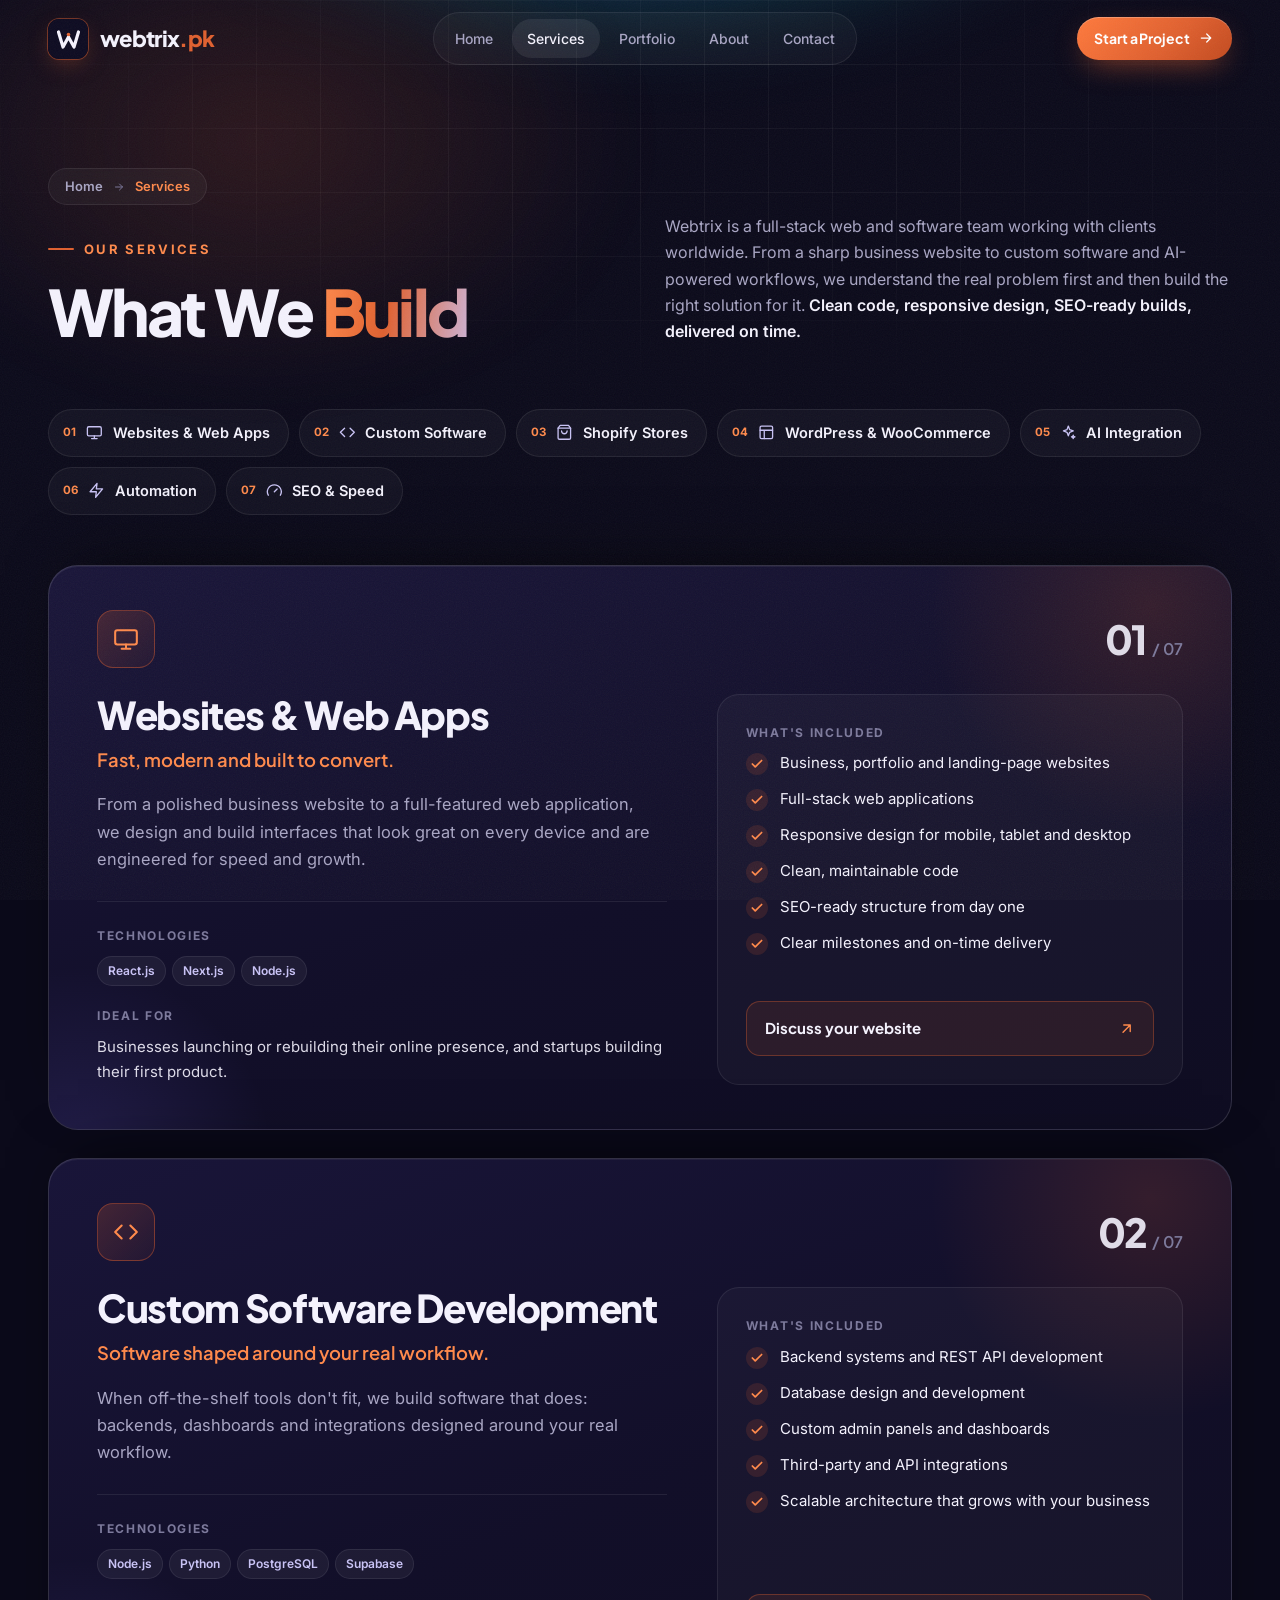
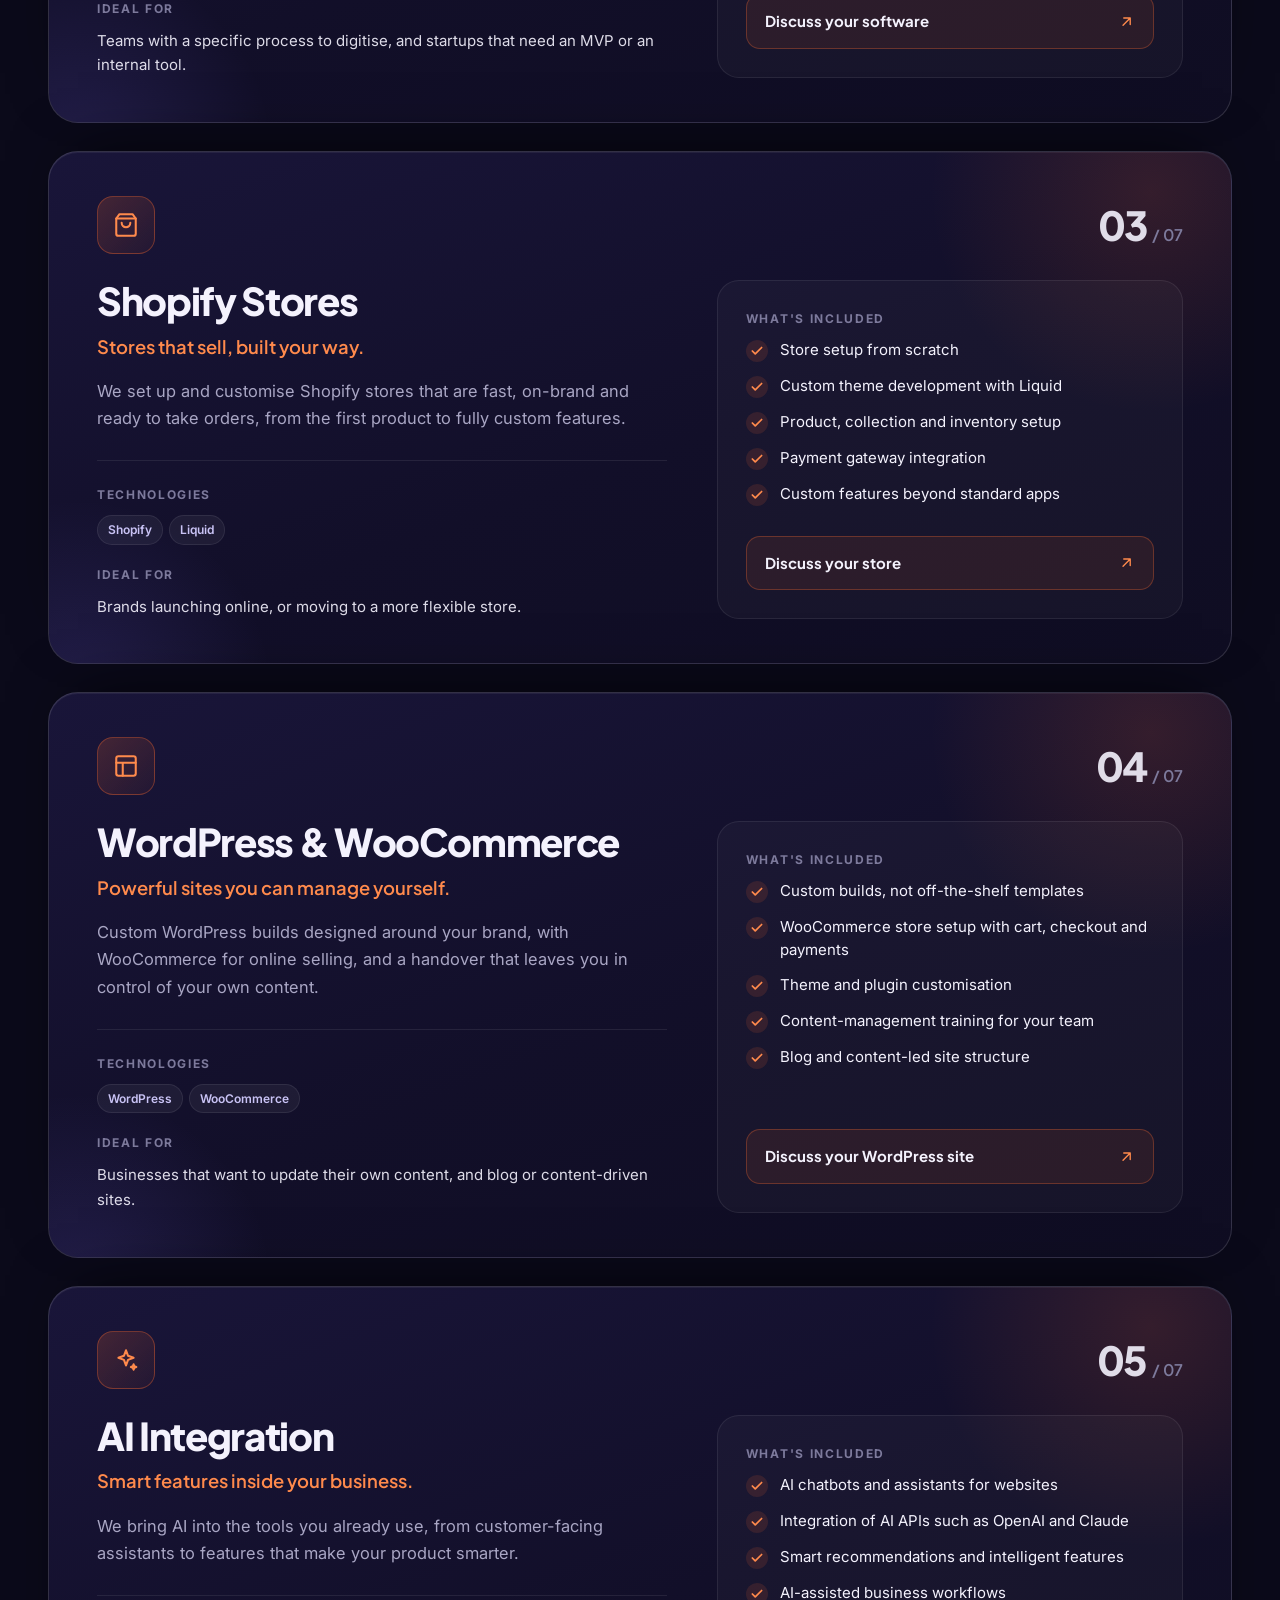
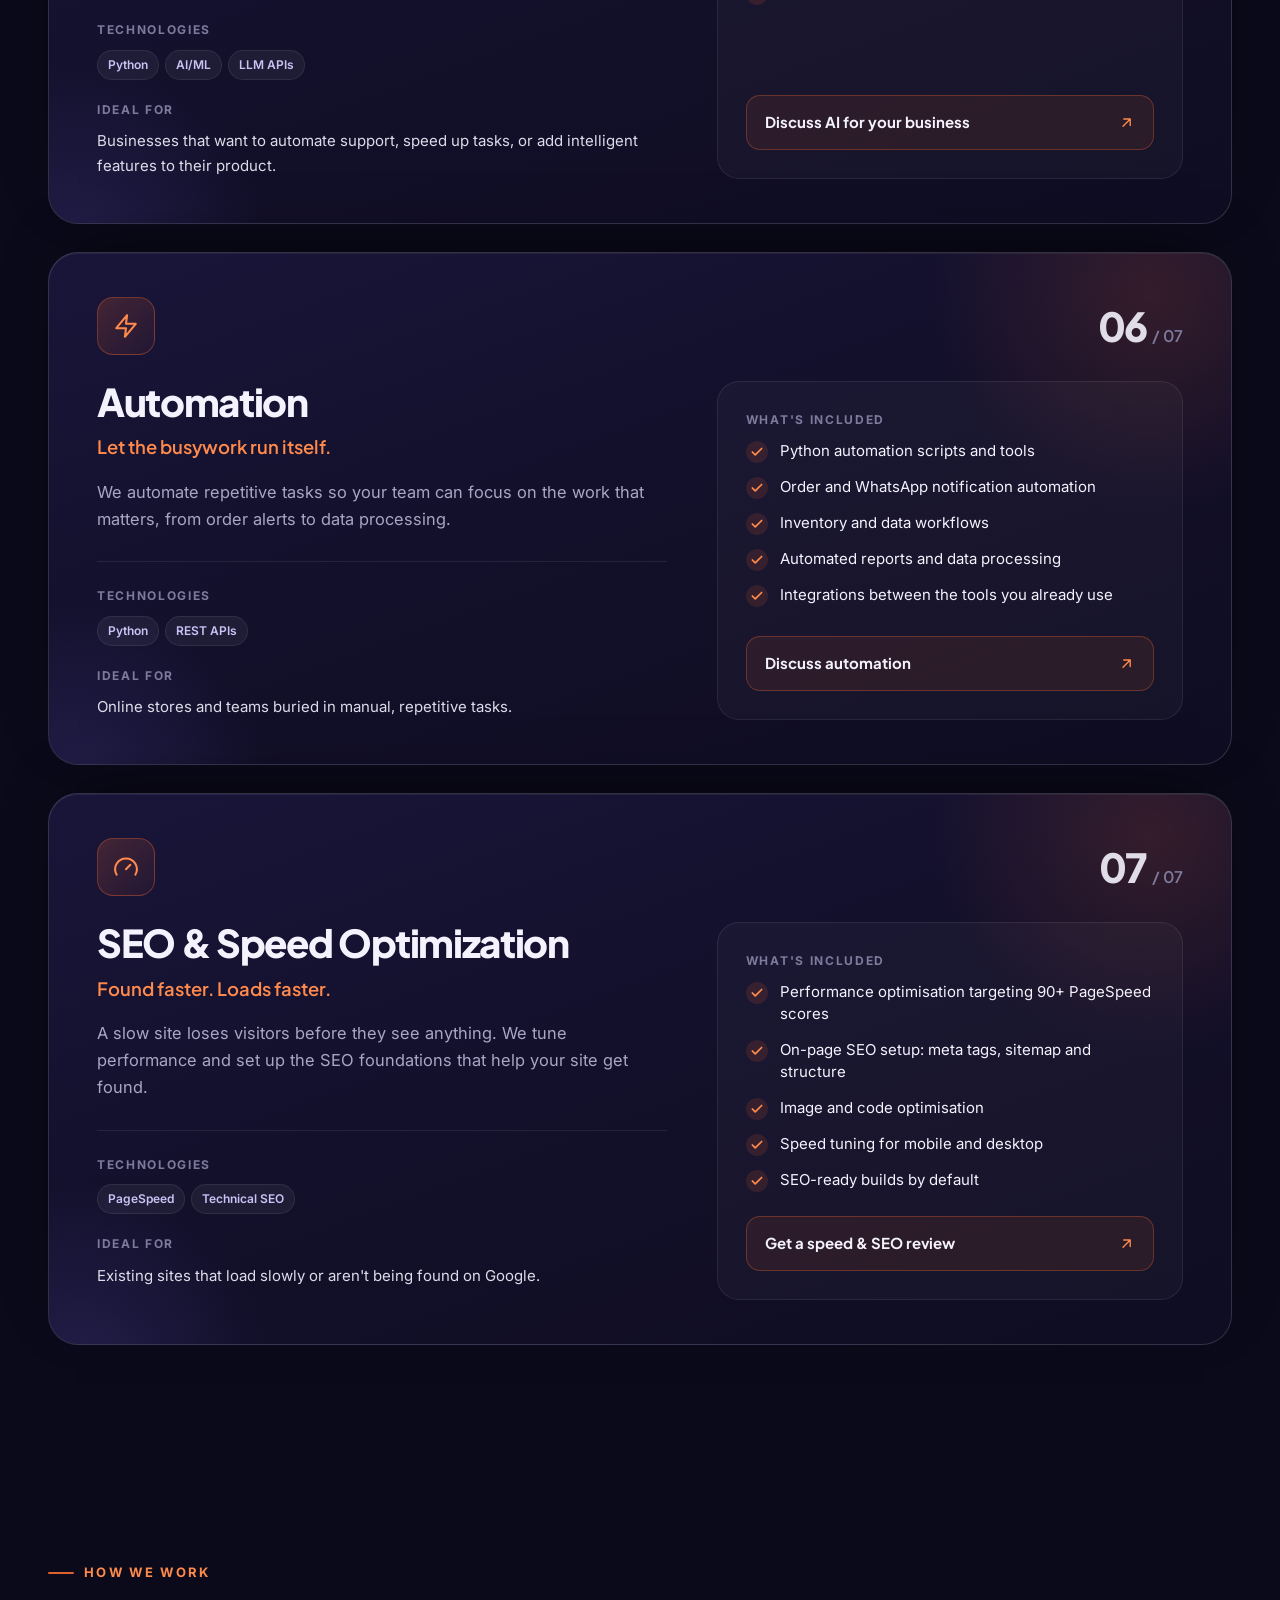
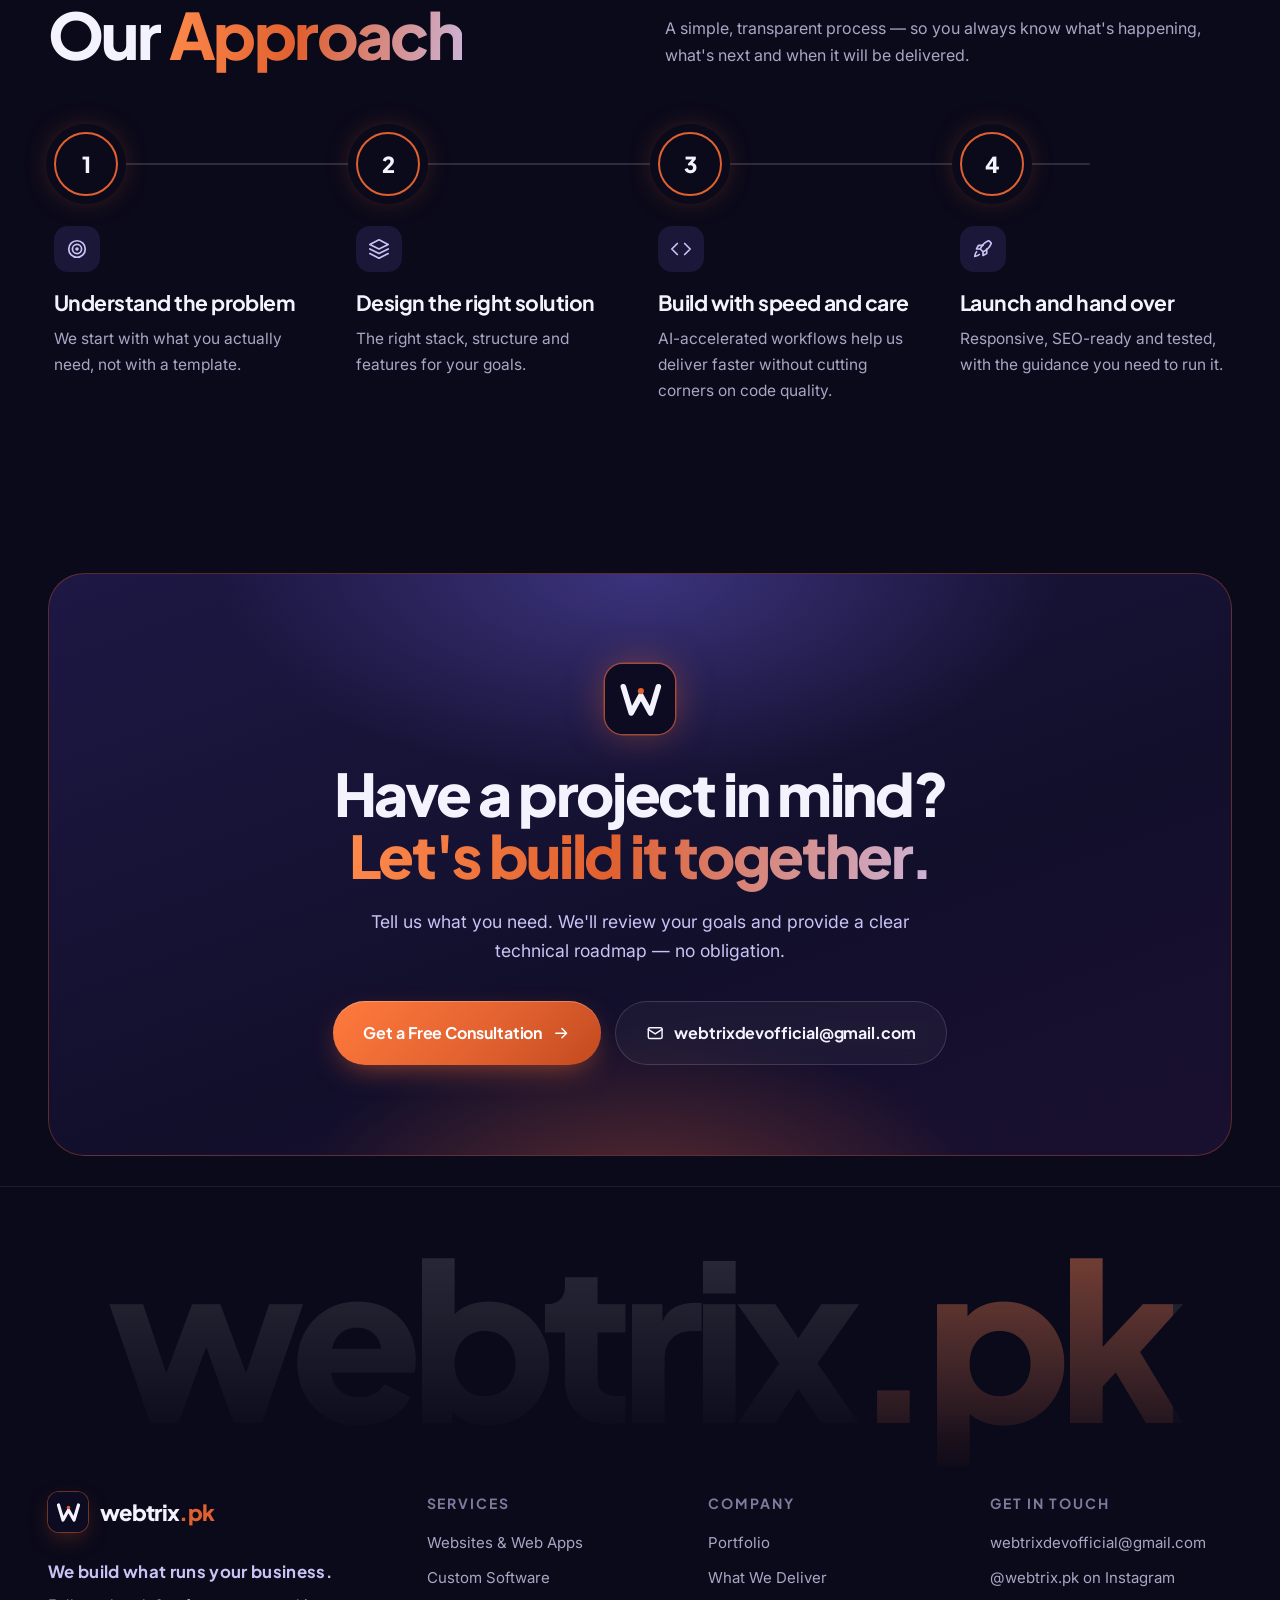
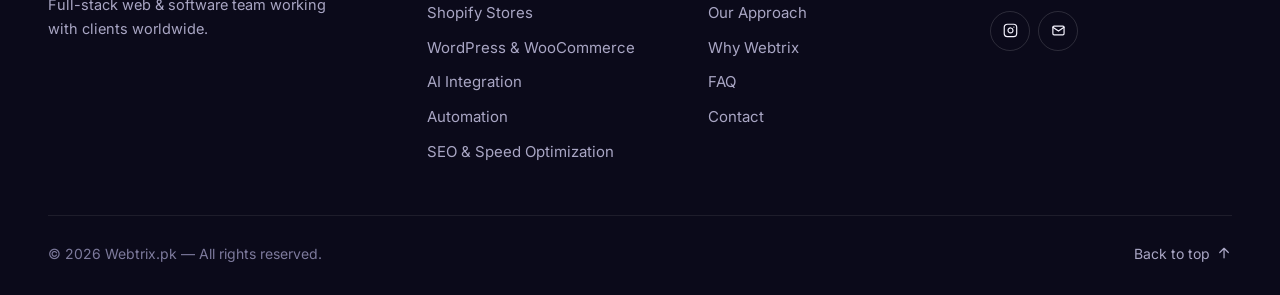
<file: services.html>
<!DOCTYPE html>
<html lang="en">
<head>
  <meta charset="UTF-8" />
  <meta name="viewport" content="width=device-width, initial-scale=1.0" />
  <title>Services — Websites, Custom Software, Shopify, AI &amp; SEO | Webtrix.pk</title>
  <meta name="description" content="Websites and web apps, custom software, Shopify stores, WordPress &amp; WooCommerce, AI integration, automation and SEO &amp; speed optimisation by Webtrix." />
  <meta name="theme-color" content="#0B0A1A" />

  <!-- Open Graph -->
  <meta property="og:title" content="Services — Webtrix.pk" />
  <meta property="og:description" content="Websites and web apps, custom software, Shopify stores, WordPress &amp; WooCommerce, AI integration, automation and SEO &amp; speed optimisation by Webtrix." />
  <meta property="og:image" content="assets/webtrix-lockup.png" />
  <meta property="og:type" content="website" />

  <link rel="icon" type="image/png" href="assets/webtrix-icon.png" />
  <link rel="apple-touch-icon" href="assets/webtrix-icon.png" />

  <link rel="preconnect" href="https://fonts.googleapis.com" />
  <link rel="preconnect" href="https://fonts.gstatic.com" crossorigin />
  <link href="https://fonts.googleapis.com/css2?family=Inter:wght@400;500;600;700&family=Plus+Jakarta+Sans:wght@500;600;700;800&display=swap" rel="stylesheet" />

  <link rel="stylesheet" href="css/style.css?v=10.0" />

</head>
<body>
  <!-- Reusable SVG symbols -->
  <svg width="0" height="0" style="position:absolute" aria-hidden="true">
    <symbol id="logo" viewBox="0 0 1000 1000">
      <rect width="1000" height="1000" rx="210" fill="#0D0B21" />
      <path d="M262 325 L375 700 L512 450 L650 700 L762 325" fill="none" stroke="#F4F2FD" stroke-width="80" stroke-linecap="round" stroke-linejoin="round" />
      <circle cx="512" cy="387" r="44" fill="#E0602F" />
    </symbol>
    <symbol id="i-check" viewBox="0 0 24 24"><path d="M20 6 9 17l-5-5" /></symbol>
    <symbol id="i-arrow" viewBox="0 0 24 24"><path d="M5 12h14M13 6l6 6-6 6" /></symbol>
    <symbol id="i-arrow-ur" viewBox="0 0 24 24"><path d="M7 17 17 7M8 7h9v9" /></symbol>
    <symbol id="i-web" viewBox="0 0 24 24"><rect x="2" y="4" width="20" height="13" rx="2" /><path d="M8 21h8M12 17v4" /></symbol>
    <symbol id="i-code" viewBox="0 0 24 24"><path d="m16 18 6-6-6-6M8 6l-6 6 6 6" /></symbol>
    <symbol id="i-bag" viewBox="0 0 24 24"><path d="M6 2 3 6v14a2 2 0 0 0 2 2h14a2 2 0 0 0 2-2V6l-3-4z" /><path d="M3 6h18M16 10a4 4 0 0 1-8 0" /></symbol>
    <symbol id="i-layout" viewBox="0 0 24 24"><rect x="3" y="3" width="18" height="18" rx="2" /><path d="M3 9h18M9 21V9" /></symbol>
    <symbol id="i-ai" viewBox="0 0 24 24"><path d="M12 3l1.9 5.1L19 10l-5.1 1.9L12 17l-1.9-5.1L5 10l5.1-1.9z" /><path d="M19 16l.7 1.8 1.8.7-1.8.7L19 21l-.7-1.8-1.8-.7 1.8-.7z" /></symbol>
    <symbol id="i-zap" viewBox="0 0 24 24"><path d="M13 2 3 14h9l-1 8 10-12h-9l1-8z" /></symbol>
    <symbol id="i-gauge" viewBox="0 0 24 24"><path d="M12 14l4-4" /><path d="M3.3 19a10 10 0 1 1 17.4 0" /></symbol>
    <symbol id="i-target" viewBox="0 0 24 24"><circle cx="12" cy="12" r="9" /><circle cx="12" cy="12" r="5" /><circle cx="12" cy="12" r="1" /></symbol>
    <symbol id="i-clock" viewBox="0 0 24 24"><circle cx="12" cy="12" r="9" /><path d="M12 7v5l3 2" /></symbol>
    <symbol id="i-globe" viewBox="0 0 24 24"><circle cx="12" cy="12" r="9" /><path d="M3 12h18M12 3a14 14 0 0 1 0 18M12 3a14 14 0 0 0 0 18" /></symbol>
    <symbol id="i-shield" viewBox="0 0 24 24"><path d="M12 3 4 6v6c0 5 3.5 8 8 9 4.5-1 8-4 8-9V6z" /><path d="m9 12 2 2 4-4" /></symbol>
    <symbol id="i-rocket" viewBox="0 0 24 24"><path d="M5 15c-1.5 1.5-2 5-2 5s3.5-.5 5-2" /><path d="M9 12a17 17 0 0 1 9-9c1 0 3 2 3 3a17 17 0 0 1-9 9z" /><path d="M9 12H5l2-4h5M12 15v4l4-2v-5" /></symbol>
    <symbol id="i-chat" viewBox="0 0 24 24"><path d="M21 12a8 8 0 0 1-11.6 7.1L4 20l1-4.6A8 8 0 1 1 21 12z" /></symbol>
    <symbol id="i-mail" viewBox="0 0 24 24"><rect x="3" y="5" width="18" height="14" rx="2" /><path d="m3 7 9 6 9-6" /></symbol>
    <symbol id="i-pin" viewBox="0 0 24 24"><path d="M12 22s7-6.5 7-12a7 7 0 1 0-14 0c0 5.5 7 12 7 12z" /><circle cx="12" cy="10" r="2.5" /></symbol>
    <symbol id="i-plus" viewBox="0 0 24 24"><path d="M12 5v14M5 12h14" /></symbol>
    <symbol id="i-layers" viewBox="0 0 24 24"><path d="m12 2 10 5-10 5L2 7z" /><path d="m2 17 10 5 10-5M2 12l10 5 10-5" /></symbol>
    <symbol id="i-instagram" viewBox="0 0 24 24"><rect x="2" y="2" width="20" height="20" rx="5" ry="5" /><path d="M16 11.37A4 4 0 1 1 12.63 8 4 4 0 0 1 16 11.37z" /><line x1="17.5" y1="6.5" x2="17.51" y2="6.5" /></symbol>
  </svg>

  <div class="noise" aria-hidden="true"></div>
  <div class="cursor-glow" aria-hidden="true"></div>
  <div class="scroll-progress" aria-hidden="true"><span id="scrollProgress"></span></div>

  <!-- ================= NAVIGATION ================= -->
  <header class="nav" id="nav">
    <div class="container nav-inner">
      <a href="index.html" class="brand" aria-label="Webtrix.pk home">
        <svg class="brand-mark"><use href="#logo" /></svg>
        <span class="brand-name">webtrix<span class="accent">.pk</span></span>
      </a>

      <nav class="nav-links" aria-label="Primary">
        <a href="index.html">Home</a>
        <a href="services.html" class="active" aria-current="page">Services</a>
        <a href="portfolio.html">Portfolio</a>
        <a href="about.html">About</a>
        <a href="contact.html">Contact</a>
      </nav>

      <a href="contact.html" class="btn btn-primary btn-sm nav-cta magnetic">
        Start a Project
        <svg class="i"><use href="#i-arrow" /></svg>
      </a>

      <button class="menu-toggle" id="menuToggle" aria-label="Open menu" aria-expanded="false" aria-controls="mobileMenu">
        <span></span><span></span>
      </button>
    </div>
  </header>

  <!-- Mobile menu -->
  <div class="mobile-menu" id="mobileMenu" aria-hidden="true">
    <nav aria-label="Mobile">
      <a href="index.html"><span>01</span>Home</a>
      <a href="services.html" class="active" aria-current="page"><span>02</span>Services</a>
      <a href="portfolio.html"><span>03</span>Portfolio</a>
      <a href="about.html"><span>04</span>About Us</a>
      <a href="contact.html"><span>05</span>Contact</a>
    </nav>
    <a href="contact.html" class="btn btn-primary btn-lg">Start Your Project <svg class="i"><use href="#i-arrow" /></svg></a>
  </div>

  <main id="top">
    <!-- ================= SERVICES INTRO ================= -->
    <section class="section page-top services-intro" id="services">
      <div class="hero-bg page-bg" aria-hidden="true">
        <div class="aurora-beam"></div>
        <div class="grid-lines"></div>
        <div class="hero-radial-mask"></div>
      </div>
      <div class="container">
        <div class="section-head split">
          <div>
            <nav class="crumbs reveal" aria-label="Breadcrumb"><a href="index.html">Home</a><svg class="i" aria-hidden="true"><use href="#i-arrow" /></svg><span aria-current="page">Services</span></nav>
            <span class="kicker reveal">Our Services</span>
            <h1 class="section-title reveal" data-delay="1">What We <span class="text-gradient">Build</span></h1>
          </div>
          <p class="section-lead reveal" data-delay="2">
            Webtrix is a full-stack web and software team working with clients worldwide. From a sharp business website
            to custom software and AI-powered workflows, we understand the real problem first and then build the right
            solution for it. <strong>Clean code, responsive design, SEO-ready builds, delivered on time.</strong>
          </p>
        </div>

        <!-- Quick service index -->
        <div class="svc-index reveal">
          <a href="#svc-web" class="svc-pill"><span>01</span><svg class="i"><use href="#i-web" /></svg>Websites &amp; Web Apps</a>
          <a href="#svc-software" class="svc-pill"><span>02</span><svg class="i"><use href="#i-code" /></svg>Custom Software</a>
          <a href="#svc-shopify" class="svc-pill"><span>03</span><svg class="i"><use href="#i-bag" /></svg>Shopify Stores</a>
          <a href="#svc-wordpress" class="svc-pill"><span>04</span><svg class="i"><use href="#i-layout" /></svg>WordPress &amp; WooCommerce</a>
          <a href="#svc-ai" class="svc-pill"><span>05</span><svg class="i"><use href="#i-ai" /></svg>AI Integration</a>
          <a href="#svc-automation" class="svc-pill"><span>06</span><svg class="i"><use href="#i-zap" /></svg>Automation</a>
          <a href="#svc-seo" class="svc-pill"><span>07</span><svg class="i"><use href="#i-gauge" /></svg>SEO &amp; Speed</a>
        </div>
      </div>
    </section>

    <!-- ================= SERVICES DETAIL (stacking cards) ================= -->
    <section class="services-stack" aria-label="Service details">
      <div class="container stack">

        <!-- 01 -->
        <article class="svc-card" id="svc-web" style="--i:0">
          <div class="svc-head">
            <div class="svc-icon"><svg class="i"><use href="#i-web" /></svg></div>
            <span class="svc-num">01 <em>/ 07</em></span>
          </div>
          <div class="svc-body">
            <div class="svc-main">
              <h3>Websites &amp; Web Apps</h3>
              <p class="svc-tag">Fast, modern and built to convert.</p>
              <p class="svc-desc">From a polished business website to a full-featured web application, we design and build interfaces that look great on every device and are engineered for speed and growth.</p>
              <div class="svc-meta">
                <div>
                  <span class="label">Technologies</span>
                  <div class="chips"><span>React.js</span><span>Next.js</span><span>Node.js</span></div>
                </div>
                <div>
                  <span class="label">Ideal for</span>
                  <p>Businesses launching or rebuilding their online presence, and startups building their first product.</p>
                </div>
              </div>
            </div>
            <div class="svc-side">
              <span class="label">What's included</span>
              <ul class="checklist">
                <li><svg class="i"><use href="#i-check" /></svg>Business, portfolio and landing-page websites</li>
                <li><svg class="i"><use href="#i-check" /></svg>Full-stack web applications</li>
                <li><svg class="i"><use href="#i-check" /></svg>Responsive design for mobile, tablet and desktop</li>
                <li><svg class="i"><use href="#i-check" /></svg>Clean, maintainable code</li>
                <li><svg class="i"><use href="#i-check" /></svg>SEO-ready structure from day one</li>
                <li><svg class="i"><use href="#i-check" /></svg>Clear milestones and on-time delivery</li>
              </ul>
              <a href="contact.html?service=Websites%20%26%20Web%20Apps#contact" class="svc-cta" data-service="Websites & Web Apps">Discuss your website <svg class="i"><use href="#i-arrow-ur" /></svg></a>
            </div>
          </div>
        </article>

        <!-- 02 -->
        <article class="svc-card" id="svc-software" style="--i:1">
          <div class="svc-head">
            <div class="svc-icon"><svg class="i"><use href="#i-code" /></svg></div>
            <span class="svc-num">02 <em>/ 07</em></span>
          </div>
          <div class="svc-body">
            <div class="svc-main">
              <h3>Custom Software Development</h3>
              <p class="svc-tag">Software shaped around your real workflow.</p>
              <p class="svc-desc">When off-the-shelf tools don't fit, we build software that does: backends, dashboards and integrations designed around your real workflow.</p>
              <div class="svc-meta">
                <div>
                  <span class="label">Technologies</span>
                  <div class="chips"><span>Node.js</span><span>Python</span><span>PostgreSQL</span><span>Supabase</span></div>
                </div>
                <div>
                  <span class="label">Ideal for</span>
                  <p>Teams with a specific process to digitise, and startups that need an MVP or an internal tool.</p>
                </div>
              </div>
            </div>
            <div class="svc-side">
              <span class="label">What's included</span>
              <ul class="checklist">
                <li><svg class="i"><use href="#i-check" /></svg>Backend systems and REST API development</li>
                <li><svg class="i"><use href="#i-check" /></svg>Database design and development</li>
                <li><svg class="i"><use href="#i-check" /></svg>Custom admin panels and dashboards</li>
                <li><svg class="i"><use href="#i-check" /></svg>Third-party and API integrations</li>
                <li><svg class="i"><use href="#i-check" /></svg>Scalable architecture that grows with your business</li>
              </ul>
              <a href="contact.html?service=Custom%20Software%20Development#contact" class="svc-cta" data-service="Custom Software Development">Discuss your software <svg class="i"><use href="#i-arrow-ur" /></svg></a>
            </div>
          </div>
        </article>

        <!-- 03 -->
        <article class="svc-card" id="svc-shopify" style="--i:2">
          <div class="svc-head">
            <div class="svc-icon"><svg class="i"><use href="#i-bag" /></svg></div>
            <span class="svc-num">03 <em>/ 07</em></span>
          </div>
          <div class="svc-body">
            <div class="svc-main">
              <h3>Shopify Stores</h3>
              <p class="svc-tag">Stores that sell, built your way.</p>
              <p class="svc-desc">We set up and customise Shopify stores that are fast, on-brand and ready to take orders, from the first product to fully custom features.</p>
              <div class="svc-meta">
                <div>
                  <span class="label">Technologies</span>
                  <div class="chips"><span>Shopify</span><span>Liquid</span></div>
                </div>
                <div>
                  <span class="label">Ideal for</span>
                  <p>Brands launching online, or moving to a more flexible store.</p>
                </div>
              </div>
            </div>
            <div class="svc-side">
              <span class="label">What's included</span>
              <ul class="checklist">
                <li><svg class="i"><use href="#i-check" /></svg>Store setup from scratch</li>
                <li><svg class="i"><use href="#i-check" /></svg>Custom theme development with Liquid</li>
                <li><svg class="i"><use href="#i-check" /></svg>Product, collection and inventory setup</li>
                <li><svg class="i"><use href="#i-check" /></svg>Payment gateway integration</li>
                <li><svg class="i"><use href="#i-check" /></svg>Custom features beyond standard apps</li>
              </ul>
              <a href="contact.html?service=Shopify%20Stores#contact" class="svc-cta" data-service="Shopify Stores">Discuss your store <svg class="i"><use href="#i-arrow-ur" /></svg></a>
            </div>
          </div>
        </article>

        <!-- 04 -->
        <article class="svc-card" id="svc-wordpress" style="--i:3">
          <div class="svc-head">
            <div class="svc-icon"><svg class="i"><use href="#i-layout" /></svg></div>
            <span class="svc-num">04 <em>/ 07</em></span>
          </div>
          <div class="svc-body">
            <div class="svc-main">
              <h3>WordPress &amp; WooCommerce</h3>
              <p class="svc-tag">Powerful sites you can manage yourself.</p>
              <p class="svc-desc">Custom WordPress builds designed around your brand, with WooCommerce for online selling, and a handover that leaves you in control of your own content.</p>
              <div class="svc-meta">
                <div>
                  <span class="label">Technologies</span>
                  <div class="chips"><span>WordPress</span><span>WooCommerce</span></div>
                </div>
                <div>
                  <span class="label">Ideal for</span>
                  <p>Businesses that want to update their own content, and blog or content-driven sites.</p>
                </div>
              </div>
            </div>
            <div class="svc-side">
              <span class="label">What's included</span>
              <ul class="checklist">
                <li><svg class="i"><use href="#i-check" /></svg>Custom builds, not off-the-shelf templates</li>
                <li><svg class="i"><use href="#i-check" /></svg>WooCommerce store setup with cart, checkout and payments</li>
                <li><svg class="i"><use href="#i-check" /></svg>Theme and plugin customisation</li>
                <li><svg class="i"><use href="#i-check" /></svg>Content-management training for your team</li>
                <li><svg class="i"><use href="#i-check" /></svg>Blog and content-led site structure</li>
              </ul>
              <a href="contact.html?service=WordPress%20%26%20WooCommerce#contact" class="svc-cta" data-service="WordPress & WooCommerce">Discuss your WordPress site <svg class="i"><use href="#i-arrow-ur" /></svg></a>
            </div>
          </div>
        </article>

        <!-- 05 -->
        <article class="svc-card" id="svc-ai" style="--i:4">
          <div class="svc-head">
            <div class="svc-icon"><svg class="i"><use href="#i-ai" /></svg></div>
            <span class="svc-num">05 <em>/ 07</em></span>
          </div>
          <div class="svc-body">
            <div class="svc-main">
              <h3>AI Integration</h3>
              <p class="svc-tag">Smart features inside your business.</p>
              <p class="svc-desc">We bring AI into the tools you already use, from customer-facing assistants to features that make your product smarter.</p>
              <div class="svc-meta">
                <div>
                  <span class="label">Technologies</span>
                  <div class="chips"><span>Python</span><span>AI/ML</span><span>LLM APIs</span></div>
                </div>
                <div>
                  <span class="label">Ideal for</span>
                  <p>Businesses that want to automate support, speed up tasks, or add intelligent features to their product.</p>
                </div>
              </div>
            </div>
            <div class="svc-side">
              <span class="label">What's included</span>
              <ul class="checklist">
                <li><svg class="i"><use href="#i-check" /></svg>AI chatbots and assistants for websites</li>
                <li><svg class="i"><use href="#i-check" /></svg>Integration of AI APIs such as OpenAI and Claude</li>
                <li><svg class="i"><use href="#i-check" /></svg>Smart recommendations and intelligent features</li>
                <li><svg class="i"><use href="#i-check" /></svg>AI-assisted business workflows</li>
              </ul>
              <a href="contact.html?service=AI%20Integration#contact" class="svc-cta" data-service="AI Integration">Discuss AI for your business <svg class="i"><use href="#i-arrow-ur" /></svg></a>
            </div>
          </div>
        </article>

        <!-- 06 -->
        <article class="svc-card" id="svc-automation" style="--i:5">
          <div class="svc-head">
            <div class="svc-icon"><svg class="i"><use href="#i-zap" /></svg></div>
            <span class="svc-num">06 <em>/ 07</em></span>
          </div>
          <div class="svc-body">
            <div class="svc-main">
              <h3>Automation</h3>
              <p class="svc-tag">Let the busywork run itself.</p>
              <p class="svc-desc">We automate repetitive tasks so your team can focus on the work that matters, from order alerts to data processing.</p>
              <div class="svc-meta">
                <div>
                  <span class="label">Technologies</span>
                  <div class="chips"><span>Python</span><span>REST APIs</span></div>
                </div>
                <div>
                  <span class="label">Ideal for</span>
                  <p>Online stores and teams buried in manual, repetitive tasks.</p>
                </div>
              </div>
            </div>
            <div class="svc-side">
              <span class="label">What's included</span>
              <ul class="checklist">
                <li><svg class="i"><use href="#i-check" /></svg>Python automation scripts and tools</li>
                <li><svg class="i"><use href="#i-check" /></svg>Order and WhatsApp notification automation</li>
                <li><svg class="i"><use href="#i-check" /></svg>Inventory and data workflows</li>
                <li><svg class="i"><use href="#i-check" /></svg>Automated reports and data processing</li>
                <li><svg class="i"><use href="#i-check" /></svg>Integrations between the tools you already use</li>
              </ul>
              <a href="contact.html?service=Automation#contact" class="svc-cta" data-service="Automation">Discuss automation <svg class="i"><use href="#i-arrow-ur" /></svg></a>
            </div>
          </div>
        </article>

        <!-- 07 -->
        <article class="svc-card" id="svc-seo" style="--i:6">
          <div class="svc-head">
            <div class="svc-icon"><svg class="i"><use href="#i-gauge" /></svg></div>
            <span class="svc-num">07 <em>/ 07</em></span>
          </div>
          <div class="svc-body">
            <div class="svc-main">
              <h3>SEO &amp; Speed Optimization</h3>
              <p class="svc-tag">Found faster. Loads faster.</p>
              <p class="svc-desc">A slow site loses visitors before they see anything. We tune performance and set up the SEO foundations that help your site get found.</p>
              <div class="svc-meta">
                <div>
                  <span class="label">Technologies</span>
                  <div class="chips"><span>PageSpeed</span><span>Technical SEO</span></div>
                </div>
                <div>
                  <span class="label">Ideal for</span>
                  <p>Existing sites that load slowly or aren't being found on Google.</p>
                </div>
              </div>
            </div>
            <div class="svc-side">
              <span class="label">What's included</span>
              <ul class="checklist">
                <li><svg class="i"><use href="#i-check" /></svg>Performance optimisation targeting 90+ PageSpeed scores</li>
                <li><svg class="i"><use href="#i-check" /></svg>On-page SEO setup: meta tags, sitemap and structure</li>
                <li><svg class="i"><use href="#i-check" /></svg>Image and code optimisation</li>
                <li><svg class="i"><use href="#i-check" /></svg>Speed tuning for mobile and desktop</li>
                <li><svg class="i"><use href="#i-check" /></svg>SEO-ready builds by default</li>
              </ul>
              <a href="contact.html?service=SEO%20%26%20Speed%20Optimization#contact" class="svc-cta" data-service="SEO & Speed Optimization">Get a speed &amp; SEO review <svg class="i"><use href="#i-arrow-ur" /></svg></a>
            </div>
          </div>
        </article>

      </div>
    </section>

    <!-- ================= APPROACH ================= -->
    <section class="section approach" id="approach">
      <div class="container">
        <div class="section-head split">
          <div>
            <span class="kicker reveal">How We Work</span>
            <h2 class="section-title reveal" data-delay="1">Our <span class="text-gradient">Approach</span></h2>
          </div>
          <p class="section-lead reveal" data-delay="2">A simple, transparent process — so you always know what's happening, what's next and when it will be delivered.</p>
        </div>

        <div class="steps" id="steps">
          <div class="steps-line"><span id="stepsProgress"></span></div>

          <div class="step reveal">
            <div class="step-num">1</div>
            <div class="step-icon"><svg class="i"><use href="#i-target" /></svg></div>
            <h3>Understand the problem</h3>
            <p>We start with what you actually need, not with a template.</p>
          </div>
          <div class="step reveal" data-delay="1">
            <div class="step-num">2</div>
            <div class="step-icon"><svg class="i"><use href="#i-layers" /></svg></div>
            <h3>Design the right solution</h3>
            <p>The right stack, structure and features for your goals.</p>
          </div>
          <div class="step reveal" data-delay="2">
            <div class="step-num">3</div>
            <div class="step-icon"><svg class="i"><use href="#i-code" /></svg></div>
            <h3>Build with speed and care</h3>
            <p>AI-accelerated workflows help us deliver faster without cutting corners on code quality.</p>
          </div>
          <div class="step reveal" data-delay="3">
            <div class="step-num">4</div>
            <div class="step-icon"><svg class="i"><use href="#i-rocket" /></svg></div>
            <h3>Launch and hand over</h3>
            <p>Responsive, SEO-ready and tested, with the guidance you need to run it.</p>
          </div>
        </div>
      </div>
    </section>

    <!-- ================= CTA BAND ================= -->
    <section class="cta-band">
      <div class="container">
        <div class="cta-box reveal">
          <div class="cta-glow" aria-hidden="true"></div>
          <svg class="cta-logo" aria-hidden="true"><use href="#logo" /></svg>
          <h2>Have a project in mind?<br /><span class="text-gradient">Let's build it together.</span></h2>
          <p>Tell us what you need. We'll review your goals and provide a clear technical roadmap — no obligation.</p>
          <div class="cta-actions">
            <a href="contact.html" class="btn btn-primary btn-lg magnetic">Get a Free Consultation <svg class="i"><use href="#i-arrow" /></svg></a>
            <a href="mailto:webtrixdevofficial@gmail.com" class="btn btn-ghost btn-lg"><svg class="i"><use href="#i-mail" /></svg> webtrixdevofficial@gmail.com</a>
          </div>
        </div>
      </div>
    </section>
  </main>

  <a href="contact.html" class="btn btn-primary btn-lg mobile-cta">Start Your Project <svg class="i"><use href="#i-arrow" /></svg></a>

  <!-- ================= FOOTER ================= -->
  <footer class="footer">
    <div class="container">
      <div class="footer-big" aria-hidden="true">webtrix<span>.pk</span></div>

      <div class="footer-grid">
        <div class="footer-brand">
          <a href="index.html" class="brand">
            <svg class="brand-mark"><use href="#logo" /></svg>
            <span class="brand-name">webtrix<span class="accent">.pk</span></span>
          </a>
          <p class="footer-tagline">We build what runs your business.</p>
          <p class="footer-text">Full-stack web &amp; software team working with clients worldwide.</p>
        </div>

        <div class="footer-col">
          <h4>Services</h4>
          <a href="#svc-web">Websites &amp; Web Apps</a>
          <a href="#svc-software">Custom Software</a>
          <a href="#svc-shopify">Shopify Stores</a>
          <a href="#svc-wordpress">WordPress &amp; WooCommerce</a>
          <a href="#svc-ai">AI Integration</a>
          <a href="#svc-automation">Automation</a>
          <a href="#svc-seo">SEO &amp; Speed Optimization</a>
        </div>

        <div class="footer-col">
          <h4>Company</h4>
          <a href="portfolio.html">Portfolio</a>
          <a href="index.html#deliver">What We Deliver</a>
          <a href="#approach">Our Approach</a>
          <a href="about.html#why">Why Webtrix</a>
          <a href="contact.html#faq">FAQ</a>
          <a href="contact.html">Contact</a>
        </div>

        <div class="footer-col">
          <h4>Get in touch</h4>
          <a href="mailto:webtrixdevofficial@gmail.com">webtrixdevofficial@gmail.com</a>
          <a href="https://www.instagram.com/webtrix.pk?utm_source=ig_web_button_share_sheet&amp;stkn=ZDNlZDc0MzIxNw==" target="_blank" rel="noopener">@webtrix.pk on Instagram</a>
          <div class="socials">
            <a href="https://www.instagram.com/webtrix.pk?utm_source=ig_web_button_share_sheet&amp;stkn=ZDNlZDc0MzIxNw==" target="_blank" rel="noopener" aria-label="Webtrix on Instagram"><svg class="i"><use href="#i-instagram" /></svg></a>
            <a href="mailto:webtrixdevofficial@gmail.com" aria-label="Email Webtrix"><svg class="i"><use href="#i-mail" /></svg></a>
          </div>
        </div>
      </div>

      <div class="footer-bottom">
        <p>© <span id="year">2026</span> Webtrix.pk — All rights reserved.</p>
        <a href="#top" class="to-top">Back to top <svg class="i"><use href="#i-arrow-ur" /></svg></a>
      </div>
    </div>
  </footer>

  <!-- ================= DIRECT EMAIL ACTION MODAL ================= -->
  <div class="email-modal" id="emailModal" role="dialog" aria-modal="true" aria-labelledby="emTitle" aria-hidden="true">
    <div class="em-backdrop" id="emBackdrop"></div>
    <div class="em-dialog">
      <button class="em-close" id="emClose" aria-label="Close dialog">
        <svg class="i"><use href="#i-plus" /></svg>
      </button>

      <div class="em-header">
        <div class="em-icon">
          <svg class="i"><use href="#i-mail" /></svg>
        </div>
        <h3 id="emTitle">Contact Webtrix via Email</h3>
        <p class="em-email-text" id="emTargetEmail">webtrixdevofficial@gmail.com</p>
      </div>

      <div class="em-options">
        <a id="emGmailBtn" href="https://mail.google.com/mail/?view=cm&fs=1&to=webtrixdevofficial@gmail.com&su=Project%20Inquiry%20%E2%80%94%20Webtrix.pk" target="_blank" rel="noopener" class="em-btn em-btn-primary">
          <div class="em-btn-icon-wrap gmail">
            <svg class="em-btn-icon" viewBox="0 0 24 24" fill="currentColor"><path d="M20 4H4c-1.1 0-1.99.9-1.99 2L2 18c0 1.1.9 2 2 2h16c1.1 0 2-.9 2-2V6c0-1.1-.9-2-2-2zm0 4l-8 5-8-5V6l8 5 8-5v2z"/></svg>
          </div>
          <div class="em-btn-body">
            <strong>Open in Gmail (Web)</strong>
            <small>Directly compose message in your browser</small>
          </div>
          <svg class="i em-arrow"><use href="#i-arrow" /></svg>
        </a>

        <button type="button" id="emCopyBtn" class="em-btn em-btn-secondary">
          <div class="em-btn-icon-wrap copy">
            <svg class="em-btn-icon" viewBox="0 0 24 24" fill="none" stroke="currentColor" stroke-width="2"><rect x="9" y="9" width="13" height="13" rx="2" ry="2"></rect><path d="M5 15H4a2 2 0 0 1-2-2V4a2 2 0 0 1 2-2h9a2 2 0 0 1 2 2v1"></path></svg>
          </div>
          <div class="em-btn-body">
            <strong id="emCopyText">Copy Email Address</strong>
            <small>webtrixdevofficial@gmail.com</small>
          </div>
          <span class="copy-badge" id="emCopyBadge">Copy</span>
        </button>

        <a id="emDefaultBtn" href="mailto:webtrixdevofficial@gmail.com" class="em-btn em-btn-ghost">
          <div class="em-btn-icon-wrap client">
            <svg class="em-btn-icon" viewBox="0 0 24 24" fill="none" stroke="currentColor" stroke-width="2"><path d="M4 4h16c1.1 0 2 .9 2 2v12c0 1.1-.9 2-2 2H4c-1.1 0-2-.9-2-2V6c0-1.1.9-2 2-2z"></path><polyline points="22,6 12,13 2,6"></polyline></svg>
          </div>
          <div class="em-btn-body">
            <strong>Open Desktop Email Client</strong>
            <small>Outlook, Windows Mail, or Apple Mail</small>
          </div>
          <svg class="i em-arrow"><use href="#i-arrow" /></svg>
        </a>
      </div>
    </div>
  </div>

  <script src="js/main.js?v=10.0"></script>
</body>
</html>
</file>
<file: css/style.css>
/* =========================================================
   Webtrix.pk — Agency Website
   Brand: deep navy · off-white · signature orange · violet glow
   ========================================================= */

:root {
  --bg: #0B0A1A;
  --bg-2: #100E24;
  --bg-3: #15122E;
  --surface: rgba(255, 255, 255, 0.035);
  --surface-2: rgba(255, 255, 255, 0.06);
  --border: rgba(255, 255, 255, 0.08);
  --border-2: rgba(255, 255, 255, 0.14);

  --text: #F4F2FD;
  --muted: #A9A6C4;
  --muted-2: #7D7A9C;
  --lilac: #C9C3F5;

  --orange: #E0602F;
  --orange-2: #FF8A4C;
  --violet: #7B6CF6;
  --violet-deep: #2E2A6B;

  --grad: linear-gradient(100deg, #FF8A4C 0%, #E0602F 45%, #C9C3F5 110%);
  --grad-btn: linear-gradient(135deg, #FF7A3D 0%, #E0602F 60%, #C24A1F 100%);

  --radius: 22px;
  --radius-lg: 30px;
  --container: 1240px;

  --f-head: "Plus Jakarta Sans", "Inter", system-ui, sans-serif;
  --f-body: "Inter", system-ui, -apple-system, "Segoe UI", sans-serif;

  --ease: cubic-bezier(.2, .7, .2, 1);
  --nav-h: 78px;
}

*, *::before, *::after { box-sizing: border-box; margin: 0; padding: 0; }

html { scroll-behavior: smooth; scroll-padding-top: calc(var(--nav-h) + 16px); }

body {
  font-family: var(--f-body);
  background: var(--bg);
  color: var(--text);
  font-size: 16px;
  line-height: 1.65;
  -webkit-font-smoothing: antialiased;
  overflow-x: hidden;
}

img, svg { display: block; max-width: 100%; }
a { color: inherit; text-decoration: none; }
button { font: inherit; color: inherit; background: none; border: 0; cursor: pointer; }
ul { list-style: none; }

::selection { background: var(--orange); color: #fff; }

.container { width: 100%; max-width: var(--container); margin: 0 auto; padding: 0 28px; }

.i {
  width: 1.15em; height: 1.15em; flex-shrink: 0;
  fill: none; stroke: currentColor; stroke-width: 1.9;
  stroke-linecap: round; stroke-linejoin: round;
}

.text-gradient {
  background: var(--grad);
  -webkit-background-clip: text; background-clip: text;
  color: transparent;
}

.accent { color: var(--orange); }

/* Grain overlay */
.noise {
  position: fixed; inset: 0; pointer-events: none; z-index: 1000; opacity: .05;
  background-image: url("data:image/svg+xml;utf8,<svg xmlns='http://www.w3.org/2000/svg' width='160' height='160'><filter id='n'><feTurbulence type='fractalNoise' baseFrequency='.85' numOctaves='3' stitchTiles='stitch'/></filter><rect width='100%' height='100%' filter='url(%23n)'/></svg>");
}

/* Cursor glow (desktop) */
.cursor-glow {
  position: fixed; top: 0; left: 0; width: 520px; height: 520px; border-radius: 50%;
  pointer-events: none; z-index: 0; opacity: 0; transition: opacity .4s;
  background: radial-gradient(circle, rgba(123, 108, 246, .13) 0%, transparent 60%);
  transform: translate(-50%, -50%);
}
body.has-cursor .cursor-glow { opacity: 1; }

/* ================= BUTTONS ================= */
.btn {
  display: inline-flex; align-items: center; justify-content: center; gap: .6em;
  font-family: var(--f-head); font-weight: 700; letter-spacing: -.005em;
  padding: .95em 1.6em; border-radius: 999px; font-size: 15px;
  transition: transform .35s var(--ease), box-shadow .35s var(--ease), background .3s, border-color .3s, color .3s;
  white-space: nowrap; position: relative; isolation: isolate;
}
.btn .i { transition: transform .35s var(--ease); }
.btn:hover .i { transform: translateX(4px); }
.btn-sm { padding: .72em 1.25em; font-size: 14px; }
.btn-lg { padding: 1.1em 1.9em; font-size: 16px; }
.btn-block { width: 100%; }

.btn-primary {
  background: var(--grad-btn); color: #fff;
  box-shadow: 0 10px 30px -10px rgba(224, 96, 47, .7), inset 0 1px 0 rgba(255, 255, 255, .25);
}
.btn-primary:hover { box-shadow: 0 18px 44px -12px rgba(224, 96, 47, .85), inset 0 1px 0 rgba(255, 255, 255, .3); }

.btn-ghost {
  background: rgba(255, 255, 255, .04); border: 1px solid var(--border-2); color: var(--text);
  backdrop-filter: blur(8px);
}
.btn-ghost:hover { background: rgba(255, 255, 255, .09); border-color: rgba(255, 255, 255, .28); }

/* ================= NAV ================= */
.nav {
  position: fixed; top: 0; left: 0; right: 0; z-index: 100;
  height: var(--nav-h); display: flex; align-items: center;
  transition: background .4s, border-color .4s, height .4s, backdrop-filter .4s;
  border-bottom: 1px solid transparent;
}
.nav.scrolled {
  background: rgba(11, 10, 26, .72);
  backdrop-filter: blur(18px) saturate(140%); -webkit-backdrop-filter: blur(18px) saturate(140%);
  border-bottom-color: var(--border);
  height: 68px;
}
.nav-inner { display: flex; align-items: center; justify-content: space-between; gap: 24px; }

.brand { display: inline-flex; align-items: center; gap: 12px; }
.brand-mark {
  width: 40px; height: 40px; border-radius: 11px;
  box-shadow: 0 0 0 1px rgba(224, 96, 47, .45), 0 8px 24px -8px rgba(224, 96, 47, .5);
}
.brand-name { font-family: var(--f-head); font-weight: 800; font-size: 22px; letter-spacing: -.03em; }

.nav-links { display: flex; gap: 4px; padding: 6px; border-radius: 999px; background: rgba(255, 255, 255, .03); border: 1px solid var(--border); }
.nav-links a {
  font-size: 14px; font-weight: 500; color: var(--muted);
  padding: 8px 15px; border-radius: 999px; transition: color .25s, background .25s;
}
.nav-links a:hover { color: var(--text); }
.nav-links a.active { color: var(--text); background: rgba(255, 255, 255, .08); }

.menu-toggle { display: none; width: 46px; height: 46px; border-radius: 50%; border: 1px solid var(--border-2); position: relative; z-index: 120; }
.menu-toggle span { position: absolute; left: 13px; right: 13px; height: 2px; background: var(--text); border-radius: 2px; transition: transform .35s var(--ease), top .35s var(--ease); }
.menu-toggle span:first-child { top: 18px; }
.menu-toggle span:last-child { top: 26px; }
.menu-open .menu-toggle span:first-child { top: 22px; transform: rotate(45deg); }
.menu-open .menu-toggle span:last-child { top: 22px; transform: rotate(-45deg); }

.mobile-menu {
  position: fixed; inset: 0; z-index: 99; background: rgba(11, 10, 26, .97);
  backdrop-filter: blur(20px);
  display: flex; flex-direction: column; justify-content: center; gap: 40px; padding: 100px 28px 40px;
  opacity: 0; visibility: hidden; transition: opacity .4s var(--ease), visibility .4s;
}
.menu-open .mobile-menu { opacity: 1; visibility: visible; }
.mobile-menu nav { display: flex; flex-direction: column; }
.mobile-menu nav a {
  font-family: var(--f-head); font-size: clamp(28px, 7vw, 40px); font-weight: 700; letter-spacing: -.03em;
  padding: 12px 0; border-bottom: 1px solid var(--border); display: flex; align-items: baseline; gap: 16px;
  transform: translateY(20px); opacity: 0; transition: transform .5s var(--ease), opacity .5s, color .2s;
}
.mobile-menu nav a span { font-size: 13px; color: var(--orange); font-weight: 600; }
.mobile-menu nav a:hover { color: var(--orange-2); }
.mobile-menu nav a.active { color: var(--orange-2); }
.menu-open .mobile-menu nav a { transform: none; opacity: 1; }
.menu-open .mobile-menu nav a:nth-child(2) { transition-delay: .05s; }
.menu-open .mobile-menu nav a:nth-child(3) { transition-delay: .1s; }
.menu-open .mobile-menu nav a:nth-child(4) { transition-delay: .15s; }
.menu-open .mobile-menu nav a:nth-child(5) { transition-delay: .2s; }
.menu-open .mobile-menu nav a:nth-child(6) { transition-delay: .25s; }

/* ================= HERO ================= */
.hero { position: relative; padding: calc(var(--nav-h) + 70px) 0 60px; overflow: hidden; }

/* Aurora & Vibrant Multi-Color Background */
.hero-bg { position: absolute; inset: 0; z-index: -1; pointer-events: none; overflow: hidden; }

.aurora-beam {
  position: absolute; top: -140px; left: 50%; transform: translateX(-50%);
  width: 950px; height: 550px;
  background: radial-gradient(ellipse 65% 45% at 50% 0%, rgba(123, 108, 246, 0.48), rgba(0, 242, 254, 0.18) 45%, transparent 75%);
  filter: blur(45px); pointer-events: none;
  animation: beamPulse 9s ease-in-out infinite alternate;
}
@keyframes beamPulse {
  0% { opacity: 0.7; transform: translateX(-50%) scale(0.95); }
  100% { opacity: 1; transform: translateX(-50%) scale(1.08); }
}

.aurora-glow {
  position: absolute; border-radius: 50%; filter: blur(85px); pointer-events: none; will-change: transform, opacity;
}

/* Emitter 1: Radiant Ultraviolet / Indigo */
.aurora-1 {
  width: 720px; height: 600px; top: -100px; left: 25%;
  background: radial-gradient(circle, rgba(139, 92, 246, 0.58) 0%, rgba(99, 102, 241, 0.35) 45%, transparent 70%);
  animation: auroraMorph1 14s ease-in-out infinite alternate;
}

/* Emitter 2: Solar Flame / Sunset Tangerine */
.aurora-2 {
  width: 660px; height: 560px; bottom: -80px; left: 2%;
  background: radial-gradient(circle, rgba(255, 94, 58, 0.48) 0%, rgba(255, 160, 58, 0.28) 45%, transparent 70%);
  animation: auroraMorph2 16s ease-in-out infinite alternate;
}

/* Emitter 3: Electric Cyber Cyan */
.aurora-3 {
  width: 620px; height: 540px; top: 8%; right: -6%;
  background: radial-gradient(circle, rgba(0, 242, 254, 0.42) 0%, rgba(79, 172, 254, 0.22) 50%, transparent 70%);
  animation: auroraMorph3 18s ease-in-out infinite alternate;
}

/* Emitter 4: Deep Magenta & Purple Accent */
.aurora-4 {
  width: 520px; height: 460px; bottom: 8%; right: 22%;
  background: radial-gradient(circle, rgba(236, 72, 153, 0.35) 0%, rgba(168, 85, 247, 0.22) 50%, transparent 70%);
  animation: auroraMorph4 13s ease-in-out infinite alternate;
}

@keyframes auroraMorph1 {
  0% { transform: translate(0, 0) scale(1); }
  50% { transform: translate(-70px, 50px) scale(1.15) rotate(15deg); }
  100% { transform: translate(50px, -30px) scale(0.95) rotate(-10deg); }
}
@keyframes auroraMorph2 {
  0% { transform: translate(0, 0) scale(1); }
  50% { transform: translate(60px, -45px) scale(1.12) rotate(-20deg); }
  100% { transform: translate(-45px, 35px) scale(0.92) rotate(15deg); }
}
@keyframes auroraMorph3 {
  0% { transform: translate(0, 0) scale(1); }
  50% { transform: translate(-80px, -35px) scale(1.18) rotate(25deg); }
  100% { transform: translate(35px, 60px) scale(0.9) rotate(-15deg); }
}
@keyframes auroraMorph4 {
  0% { transform: translate(0, 0) scale(1); }
  50% { transform: translate(50px, 45px) scale(1.2); }
  100% { transform: translate(-60px, -25px) scale(0.85); }
}

.grid-lines {
  position: absolute; inset: 0;
  background-image: linear-gradient(rgba(255, 255, 255, .045) 1px, transparent 1px), linear-gradient(90deg, rgba(255, 255, 255, .045) 1px, transparent 1px);
  background-size: 64px 64px;
  mask-image: radial-gradient(ellipse 75% 65% at 50% 30%, #000 35%, transparent 85%);
  -webkit-mask-image: radial-gradient(ellipse 75% 65% at 50% 30%, #000 35%, transparent 85%);
}

.hero-radial-mask {
  position: absolute; inset: 0;
  background: radial-gradient(ellipse 85% 60% at 50% 15%, transparent 40%, var(--bg) 95%);
}

.bg-canvas {
  position: absolute; inset: 0; width: 100%; height: 100%; pointer-events: none; z-index: 0;
}

.hero-inner { display: grid; grid-template-columns: 1.12fr .88fr; gap: 40px; align-items: center; position: relative; z-index: 1; }

.hero-greeting {
  display: inline-flex;
  align-items: center;
  flex-wrap: wrap;
  gap: 12px;
  background: rgba(255, 255, 255, 0.05);
  border: 1px solid rgba(255, 255, 255, 0.13);
  border-radius: 999px;
  padding: 6px 18px 6px 8px;
  margin-bottom: 26px;
  backdrop-filter: blur(14px);
  -webkit-backdrop-filter: blur(14px);
  box-shadow: 0 10px 30px -10px rgba(0, 0, 0, 0.5), 0 0 25px -5px rgba(224, 96, 47, 0.25);
  transition: border-color 0.3s, box-shadow 0.3s, transform 0.3s;
}
.hero-greeting:hover {
  border-color: rgba(224, 96, 47, 0.45);
  box-shadow: 0 12px 35px -8px rgba(0, 0, 0, 0.6), 0 0 30px rgba(224, 96, 47, 0.35);
  transform: translateY(-1px);
}
.greeting-pill {
  font-size: 12px;
  font-weight: 700;
  letter-spacing: 0.04em;
  padding: 5px 13px;
  border-radius: 999px;
  background: linear-gradient(135deg, rgba(224, 96, 47, 0.95), rgba(123, 108, 246, 0.9));
  color: #fff;
  box-shadow: 0 2px 10px rgba(224, 96, 47, 0.4);
}
.greeting-status {
  font-size: 13.5px;
  font-weight: 500;
  color: var(--lilac);
  display: inline-flex;
  align-items: center;
  gap: 8px;
}
.pulse-dot { width: 8px; height: 8px; border-radius: 50%; background: #3DDC97; box-shadow: 0 0 0 0 rgba(61, 220, 151, .7); animation: pulse 2s infinite; }
@keyframes pulse { 70% { box-shadow: 0 0 0 10px rgba(61, 220, 151, 0); } 100% { box-shadow: 0 0 0 0 rgba(61, 220, 151, 0); } }

.hero-title {
  font-family: var(--f-head); font-weight: 800;
  font-size: clamp(2.9rem, 6.4vw, 5.7rem); line-height: 1.0; letter-spacing: -.045em;
  margin-bottom: 20px;
}

/* Shimmering Liquid Gradient Text */
.shimmer-text {
  background: linear-gradient(90deg, #FF7A3D 0%, #FFAA00 25%, #FFFFFF 50%, #7B6CF6 75%, #00F2FE 100%);
  background-size: 200% auto;
  -webkit-background-clip: text;
  background-clip: text;
  color: transparent;
  animation: textShimmer 4.5s linear infinite;
  display: inline-block;
}
@keyframes textShimmer {
  to { background-position: 200% center; }
}

.hero-cycler {
  display: inline-flex; align-items: center; gap: 12px;
  background: rgba(255, 255, 255, .05); border: 1px solid var(--border-2);
  border-radius: 999px; padding: 6px 16px 6px 8px; margin-bottom: 24px;
  backdrop-filter: blur(14px); -webkit-backdrop-filter: blur(14px);
  box-shadow: 0 10px 30px -10px rgba(0, 0, 0, .6), 0 0 25px -5px rgba(224, 96, 47, .2);
}
.cycler-badge {
  font-size: 11px; font-weight: 700; letter-spacing: .08em; text-transform: uppercase;
  padding: 4px 10px; border-radius: 999px; background: var(--grad-btn); color: #fff;
  box-shadow: 0 2px 10px rgba(224, 96, 47, .4);
}
.cycler-track {
  position: relative; display: inline-flex; height: 24px; overflow: hidden; min-width: 260px;
}
.cycler-item {
  position: absolute; left: 0; top: 0; white-space: nowrap; font-size: 14px; font-weight: 600;
  color: var(--lilac); opacity: 0; transform: translateY(100%);
  transition: opacity .45s var(--ease), transform .45s var(--ease); pointer-events: none;
}
.cycler-item.active { opacity: 1; transform: translateY(0); pointer-events: auto; }
.cycler-item.exit { opacity: 0; transform: translateY(-100%); }

.hero-sub { font-size: clamp(1.02rem, 1.3vw, 1.18rem); color: var(--muted); max-width: 560px; margin-bottom: 36px; }
.hero-actions { display: flex; flex-wrap: wrap; gap: 14px; margin-bottom: 36px; }

/* Radiant Glowing Button */
.btn-glow {
  box-shadow: 0 0 25px rgba(224, 96, 47, 0.5), 0 10px 35px -10px rgba(224, 96, 47, 0.7);
}
.btn-glow:hover {
  box-shadow: 0 0 45px rgba(224, 96, 47, 0.85), 0 15px 45px -10px rgba(224, 96, 47, 0.9), 0 0 30px rgba(123, 108, 246, 0.5);
}

.hero-trust { display: flex; flex-wrap: wrap; gap: 10px 22px; }
.hero-trust li { display: inline-flex; align-items: center; gap: 8px; font-size: 14px; color: var(--lilac); }
.hero-trust .i { color: var(--orange); width: 16px; height: 16px; stroke-width: 2.6; }

/* ================= DIGITAL PLATFORM POSTER SHOWCASE ================= */
.hero-poster-wrapper {
  position: relative;
  width: 100%;
  max-width: 560px;
  margin-left: auto;
  perspective: 1200px;
  z-index: 2;
}

.poster-glow-backdrop {
  position: absolute;
  inset: -24px;
  border-radius: 40px;
  background: radial-gradient(circle at 50% 25%, rgba(224, 96, 47, 0.4), rgba(123, 108, 246, 0.28) 45%, rgba(0, 242, 254, 0.18) 70%, transparent 82%);
  filter: blur(45px);
  z-index: 0;
  pointer-events: none;
  animation: posterGlowPulse 6s ease-in-out infinite alternate;
}
@keyframes posterGlowPulse {
  0% { transform: scale(0.95); opacity: 0.7; }
  100% { transform: scale(1.06); opacity: 1; }
}

.hero-poster {
  position: relative;
  z-index: 1;
  background: linear-gradient(165deg, rgba(22, 18, 50, 0.94) 0%, rgba(13, 10, 30, 0.98) 100%);
  border: 1px solid rgba(255, 255, 255, 0.15);
  border-radius: 24px;
  overflow: hidden;
  box-shadow: 0 40px 90px -20px rgba(0, 0, 0, 0.88),
              0 0 50px -10px rgba(224, 96, 47, 0.35),
              inset 0 1px 0 0 rgba(255, 255, 255, 0.22);
  backdrop-filter: blur(20px);
  -webkit-backdrop-filter: blur(20px);
  transform-style: preserve-3d;
  transition: transform 0.25s ease-out, box-shadow 0.3s ease;
}

.poster-bar {
  display: flex;
  align-items: center;
  justify-content: space-between;
  padding: 14px 20px;
  background: rgba(10, 8, 24, 0.88);
  border-bottom: 1px solid rgba(255, 255, 255, 0.08);
  gap: 12px;
}

.poster-dots {
  display: flex;
  gap: 7px;
  flex-shrink: 0;
}
.poster-dots i {
  width: 11px;
  height: 11px;
  border-radius: 50%;
  background: rgba(255, 255, 255, 0.18);
  display: block;
}
.poster-dots i:nth-child(1) { background: #FF5F56; box-shadow: 0 0 8px rgba(255, 95, 86, 0.7); }
.poster-dots i:nth-child(2) { background: #FFBD2E; box-shadow: 0 0 8px rgba(255, 189, 46, 0.7); }
.poster-dots i:nth-child(3) { background: #27C93F; box-shadow: 0 0 8px rgba(39, 201, 63, 0.7); }

.poster-url {
  display: inline-flex;
  align-items: center;
  gap: 8px;
  padding: 5px 14px;
  border-radius: 999px;
  background: rgba(255, 255, 255, 0.05);
  border: 1px solid rgba(255, 255, 255, 0.1);
  font-size: 12px;
  font-family: var(--f-mono, monospace);
  color: var(--lilac);
}
.mini-lock {
  width: 13px;
  height: 13px;
  color: #3DDC97;
}

.poster-status {
  display: inline-flex;
  align-items: center;
  gap: 7px;
  font-size: 11px;
  font-weight: 700;
  color: #3DDC97;
  text-transform: uppercase;
  letter-spacing: 0.06em;
  flex-shrink: 0;
}
.pulse-dot-green { width: 7px; height: 7px; border-radius: 50%; background: #3DDC97; box-shadow: 0 0 8px #3DDC97; }
.pulse-dot-cyan { width: 7px; height: 7px; border-radius: 50%; background: #00F2FE; box-shadow: 0 0 8px #00F2FE; }

.poster-screen {
  padding: 24px;
  display: flex;
  flex-direction: column;
  gap: 18px;
}

.poster-screen-head {
  display: flex;
  align-items: center;
  justify-content: space-between;
  gap: 16px;
  flex-wrap: wrap;
  padding-bottom: 18px;
  border-bottom: 1px solid rgba(255, 255, 255, 0.08);
}

.ps-brand {
  display: flex;
  align-items: center;
  gap: 12px;
}
.ps-logo {
  width: 40px;
  height: 40px;
  border-radius: 12px;
  background: rgba(224, 96, 47, 0.16);
  border: 1px solid rgba(224, 96, 47, 0.45);
  padding: 6px;
  flex-shrink: 0;
}
.ps-brand strong {
  display: block;
  font-family: var(--f-head);
  font-size: 15px;
  font-weight: 700;
  color: var(--text);
  letter-spacing: -0.01em;
}
.ps-brand small {
  display: block;
  font-size: 11.5px;
  color: var(--muted);
}

.ps-kpis {
  display: flex;
  gap: 10px;
}
.ps-kpi {
  background: rgba(255, 255, 255, 0.04);
  border: 1px solid rgba(255, 255, 255, 0.08);
  border-radius: 12px;
  padding: 6px 12px;
  text-align: center;
}
.ps-kpi.highlight {
  background: rgba(61, 220, 151, 0.12);
  border-color: rgba(61, 220, 151, 0.35);
}
.kpi-num {
  display: block;
  font-family: var(--f-head);
  font-weight: 800;
  font-size: 15px;
  color: var(--text);
  line-height: 1.1;
}
.ps-kpi.highlight .kpi-num {
  color: #3DDC97;
}
.kpi-lbl {
  display: block;
  font-size: 10px;
  color: var(--muted-2);
  text-transform: uppercase;
  letter-spacing: 0.06em;
  margin-top: 2px;
}

.poster-grid {
  display: grid;
  grid-template-columns: 1.15fr 0.85fr;
  gap: 16px;
}

.pg-card {
  background: rgba(255, 255, 255, 0.035);
  border: 1px solid rgba(255, 255, 255, 0.09);
  border-radius: 16px;
  padding: 16px;
  display: flex;
  flex-direction: column;
  justify-content: space-between;
  backdrop-filter: blur(10px);
}

.pg-row {
  display: flex;
  align-items: center;
  justify-content: space-between;
  margin-bottom: 10px;
}
.pg-label {
  font-size: 11px;
  font-weight: 600;
  color: var(--muted);
  text-transform: uppercase;
  letter-spacing: 0.06em;
}
.pg-badge {
  font-size: 10px;
  font-weight: 700;
  padding: 2px 7px;
  border-radius: 999px;
  background: rgba(0, 242, 254, 0.15);
  border: 1px solid rgba(0, 242, 254, 0.35);
  color: #00F2FE;
  text-transform: uppercase;
}

.pg-val {
  font-family: var(--f-head);
  font-weight: 800;
  font-size: 22px;
  letter-spacing: -0.02em;
  color: var(--text);
  display: flex;
  align-items: baseline;
  gap: 8px;
  margin-bottom: 12px;
}
.pg-val em {
  font-style: normal;
  font-size: 13px;
  font-weight: 700;
  color: #3DDC97;
}

.spark-svg {
  width: 100%;
  height: 40px;
  overflow: visible;
}

.pg-ai-tag {
  display: inline-flex;
  align-items: center;
  gap: 6px;
  font-family: var(--f-head);
  font-size: 13px;
  font-weight: 700;
  color: #00F2FE;
}
.pg-tag-sub {
  font-size: 10px;
  color: var(--muted-2);
  text-transform: uppercase;
  letter-spacing: 0.05em;
}
.pg-ai-text {
  font-size: 12.5px;
  color: var(--muted);
  line-height: 1.45;
  margin: 6px 0 12px;
}

.neural-bars {
  display: flex;
  gap: 4px;
  align-items: flex-end;
  height: 20px;
}
.neural-bars span {
  width: 4px;
  border-radius: 4px;
  background: linear-gradient(180deg, #00F2FE, #7B6CF6);
  animation: eqBounce 1.2s ease-in-out infinite alternate;
}
.neural-bars span:nth-child(1) { height: 40%; animation-delay: 0.1s; }
.neural-bars span:nth-child(2) { height: 90%; animation-delay: 0.35s; }
.neural-bars span:nth-child(3) { height: 60%; animation-delay: 0.6s; }
.neural-bars span:nth-child(4) { height: 100%; animation-delay: 0.2s; }
.neural-bars span:nth-child(5) { height: 50%; animation-delay: 0.45s; }
.neural-bars span:nth-child(6) { height: 80%; animation-delay: 0.3s; }
.neural-bars span:nth-child(7) { height: 65%; animation-delay: 0.5s; }
@keyframes eqBounce { 0% { transform: scaleY(0.25); } 100% { transform: scaleY(1); } }

.poster-stack-row {
  display: flex;
  flex-wrap: wrap;
  gap: 8px;
  padding-top: 14px;
  border-top: 1px solid rgba(255, 255, 255, 0.08);
}
.poster-stack-row span {
  display: inline-flex;
  align-items: center;
  gap: 6px;
  font-size: 11.5px;
  font-weight: 600;
  color: var(--lilac);
  background: rgba(255, 255, 255, 0.04);
  border: 1px solid rgba(255, 255, 255, 0.08);
  padding: 5px 11px;
  border-radius: 8px;
}
.mini-ic {
  width: 13px;
  height: 13px;
  color: var(--orange);
}

/* Floating 3D Satellite Glass Chips */
.sat-badge {
  position: absolute;
  padding: 10px 16px;
  border-radius: 16px;
  background: rgba(18, 15, 42, 0.9);
  border: 1px solid rgba(255, 255, 255, 0.18);
  backdrop-filter: blur(16px);
  -webkit-backdrop-filter: blur(16px);
  box-shadow: 0 20px 45px -10px rgba(0, 0, 0, 0.85),
              0 0 25px -5px rgba(123, 108, 246, 0.3);
  display: flex;
  align-items: center;
  gap: 12px;
  z-index: 3;
  pointer-events: none;
  animation: floatSat 6s ease-in-out infinite;
}
.sat-badge strong {
  display: block;
  font-family: var(--f-head);
  font-size: 13px;
  font-weight: 700;
  color: var(--text);
  line-height: 1.2;
}
.sat-badge small {
  display: block;
  font-size: 11px;
  color: var(--muted);
  margin-top: 1px;
}
.sat-icon {
  width: 36px;
  height: 36px;
  border-radius: 10px;
  background: rgba(61, 220, 151, 0.15);
  border: 1px solid rgba(61, 220, 151, 0.4);
  display: grid;
  place-items: center;
  color: #3DDC97;
  flex-shrink: 0;
}
.sat-icon.orange {
  background: rgba(224, 96, 47, 0.18);
  border-color: rgba(224, 96, 47, 0.45);
  color: var(--orange-2);
}
.sat-icon.cyan {
  background: rgba(0, 242, 254, 0.15);
  border-color: rgba(0, 242, 254, 0.4);
  color: #00F2FE;
}
.sat-icon .i {
  width: 18px;
  height: 18px;
}

.sat-1 {
  top: -16px;
  right: -24px;
  animation-delay: 0s;
}
.sat-2 {
  bottom: 24px;
  left: -28px;
  animation-delay: -2s;
}
.sat-3 {
  bottom: -20px;
  right: 18px;
  animation-delay: -4s;
}

@keyframes floatSat {
  0%, 100% { transform: translateY(0); }
  50% { transform: translateY(-10px); }
}

/* Stats */
.stats {
  margin-top: 80px; display: grid; grid-template-columns: repeat(4, 1fr);
  border: 1px solid var(--border); border-radius: var(--radius-lg);
  background: linear-gradient(180deg, rgba(255, 255, 255, .04), rgba(255, 255, 255, .015));
  backdrop-filter: blur(10px);
}
.stat { padding: 32px 30px; position: relative; }
.stat + .stat::before { content: ""; position: absolute; left: 0; top: 24%; bottom: 24%; width: 1px; background: var(--border-2); }
.stat-num { font-family: var(--f-head); font-weight: 800; font-size: clamp(2.2rem, 3.6vw, 3.2rem); letter-spacing: -.04em; line-height: 1.1; margin-bottom: 6px; }
.stat-icon { width: 46px; height: 46px; color: var(--orange); stroke-width: 1.5; margin: 4px 0 8px; }
.stat-label { color: var(--muted); font-size: 14.5px; }

/* ================= MARQUEE ================= */
.marquee-section { padding: 40px 0 30px; }
.marquee-title { text-align: center; font-size: 12.5px; letter-spacing: .22em; text-transform: uppercase; color: var(--muted-2); margin-bottom: 22px; font-weight: 600; }
.marquee { overflow: hidden; mask-image: linear-gradient(90deg, transparent, #000 12%, #000 88%, transparent); -webkit-mask-image: linear-gradient(90deg, transparent, #000 12%, #000 88%, transparent); }
.marquee-track { display: flex; width: max-content; animation: marquee 40s linear infinite; }
.marquee:hover .marquee-track { animation-play-state: paused; }
.marquee-track span {
  font-family: var(--f-head); font-weight: 700; font-size: clamp(1.3rem, 2.2vw, 1.9rem); letter-spacing: -.02em;
  color: rgba(244, 242, 253, .38); padding: 0 34px; display: inline-flex; align-items: center; gap: 34px;
  transition: color .3s;
}
.marquee-track span::after { content: ""; width: 8px; height: 8px; border-radius: 50%; background: var(--orange); opacity: .6; margin-left: 34px; }
.marquee-track span:hover { color: var(--text); }
@keyframes marquee { to { transform: translateX(-50%); } }

/* ================= SECTIONS ================= */
.section { padding: 130px 0; position: relative; }
.section-head { margin-bottom: 64px; }
.section-head.split { display: grid; grid-template-columns: 1fr 1fr; gap: 50px; align-items: end; }
.section-head.center { text-align: center; max-width: 780px; margin-left: auto; margin-right: auto; }
.section-head.center .section-lead { margin: 0 auto; }

.kicker {
  display: inline-flex; align-items: center; gap: 10px;
  font-size: 13px; font-weight: 700; letter-spacing: .18em; text-transform: uppercase; color: var(--orange-2);
  margin-bottom: 18px;
}
.kicker::before { content: ""; width: 26px; height: 2px; background: var(--orange); border-radius: 2px; }
.section-head.center .kicker::after { content: ""; width: 26px; height: 2px; background: var(--orange); border-radius: 2px; }

.section-title { font-family: var(--f-head); font-weight: 800; font-size: clamp(2.3rem, 5vw, 4.1rem); line-height: 1.04; letter-spacing: -.04em; }
.section-lead { color: var(--muted); font-size: clamp(1rem, 1.2vw, 1.12rem); max-width: 600px; margin-top: 20px; }
.section-lead strong { color: var(--text); font-weight: 600; }
.section-head.split .section-lead { margin-top: 0; }

/* Page header: first section on inner pages sits under the fixed nav */
.section.page-top { padding-top: calc(var(--nav-h) + 90px); overflow: hidden; }

/* ================= ABOUT / INTRODUCTION ================= */
.about-section {
  position: relative;
  background: linear-gradient(180deg, var(--bg) 0%, rgba(21, 18, 46, .45) 50%, var(--bg) 100%);
  border-top: 1px solid var(--border);
  border-bottom: 1px solid var(--border);
}
.about-grid {
  display: grid;
  grid-template-columns: 1.15fr 0.85fr;
  gap: 40px;
  align-items: start;
  margin-top: 20px;
}
.about-story {
  background: linear-gradient(165deg, rgba(255, 255, 255, .04), rgba(255, 255, 255, .015));
  border: 1px solid var(--border-2);
  border-radius: var(--radius-lg);
  padding: 40px;
  box-shadow: 0 20px 50px -20px rgba(0, 0, 0, .6);
}
.story-tag {
  display: inline-block;
  font-size: 12px;
  font-weight: 700;
  letter-spacing: .14em;
  text-transform: uppercase;
  color: var(--orange-2);
  margin-bottom: 14px;
}
.about-story h3 {
  font-family: var(--f-head);
  font-size: clamp(1.5rem, 2.3vw, 2.05rem);
  font-weight: 800;
  letter-spacing: -.03em;
  line-height: 1.25;
  margin-bottom: 18px;
  color: var(--text);
}
.about-story p {
  color: var(--muted);
  font-size: 15.5px;
  line-height: 1.68;
  margin-bottom: 16px;
}
.about-pillars {
  display: grid;
  gap: 18px;
  margin-top: 28px;
  padding-top: 24px;
  border-top: 1px solid var(--border);
}
.pillar-item {
  display: flex;
  gap: 18px;
  align-items: flex-start;
}
.pillar-num {
  width: 38px;
  height: 38px;
  flex-shrink: 0;
  border-radius: 12px;
  display: grid;
  place-items: center;
  font-family: var(--f-head);
  font-weight: 800;
  font-size: 13.5px;
  background: rgba(224, 96, 47, .12);
  color: var(--orange-2);
  border: 1px solid rgba(224, 96, 47, .25);
}
.pillar-item strong {
  display: block;
  font-family: var(--f-head);
  font-size: 1.02rem;
  color: var(--text);
  margin-bottom: 4px;
}
.pillar-item p {
  font-size: 14px;
  color: var(--muted);
  line-height: 1.5;
  margin-bottom: 0;
}

.about-cards {
  display: grid;
  grid-template-columns: 1fr 1fr;
  gap: 18px;
}
.about-card {
  padding: 26px;
  border-radius: var(--radius);
  background: linear-gradient(165deg, rgba(255, 255, 255, .04), rgba(255, 255, 255, .015));
  border: 1px solid var(--border);
  transition: transform .35s var(--ease), border-color .35s, box-shadow .35s;
}
.about-card:hover {
  transform: translateY(-5px);
  border-color: rgba(224, 96, 47, .38);
  box-shadow: 0 16px 40px -15px rgba(0, 0, 0, .7), 0 0 25px -5px rgba(224, 96, 47, .15);
}
.ac-icon {
  width: 44px;
  height: 44px;
  border-radius: 12px;
  background: rgba(123, 108, 246, .12);
  border: 1px solid rgba(123, 108, 246, .25);
  color: var(--lilac);
  display: grid;
  place-items: center;
  margin-bottom: 16px;
}
.about-card:hover .ac-icon {
  background: rgba(224, 96, 47, .15);
  border-color: rgba(224, 96, 47, .35);
  color: var(--orange-2);
}
.about-card h4 {
  font-family: var(--f-head);
  font-size: 1.05rem;
  font-weight: 700;
  margin-bottom: 8px;
  color: var(--text);
}
.about-card p {
  font-size: 13.5px;
  color: var(--muted);
  line-height: 1.55;
}

/* ================= SERVICES ================= */
.services-intro { padding-bottom: 50px; }
.svc-index { display: flex; flex-wrap: wrap; gap: 10px; }
.svc-pill {
  display: inline-flex; align-items: center; gap: 10px;
  padding: 11px 18px 11px 14px; border-radius: 999px; font-size: 14.5px; font-weight: 600;
  background: var(--surface); border: 1px solid var(--border); transition: all .3s var(--ease);
}
.svc-pill span { font-size: 11.5px; color: var(--orange-2); font-weight: 700; }
.svc-pill .i { color: var(--lilac); }
.svc-pill:hover { border-color: rgba(224, 96, 47, .55); background: rgba(224, 96, 47, .08); transform: translateY(-2px); }

.services-stack { padding-bottom: 80px; }
.stack { display: flex; flex-direction: column; gap: 28px; }

.svc-card {
  position: relative; border-radius: var(--radius-lg); padding: 44px 48px;
  background: linear-gradient(160deg, #191539 0%, #120F29 55%, #0F0D22 100%);
  border: 1px solid var(--border-2);
  box-shadow: 0 -20px 60px -30px rgba(0, 0, 0, .8), inset 0 1px 0 rgba(255, 255, 255, .06);
  overflow: hidden;
  transition: border-color .4s;
}
.svc-card::before {
  content: ""; position: absolute; width: 480px; height: 480px; right: -160px; top: -200px; border-radius: 50%;
  background: radial-gradient(circle, rgba(224, 96, 47, .16), transparent 65%); pointer-events: none;
}
.svc-card::after {
  content: ""; position: absolute; width: 420px; height: 420px; left: -180px; bottom: -240px; border-radius: 50%;
  background: radial-gradient(circle, rgba(123, 108, 246, .16), transparent 65%); pointer-events: none;
}
.svc-card:hover { border-color: rgba(224, 96, 47, .4); }

.svc-head { display: flex; justify-content: space-between; align-items: center; margin-bottom: 26px; position: relative; z-index: 1; }
.svc-icon {
  width: 58px; height: 58px; border-radius: 16px; display: grid; place-items: center;
  background: linear-gradient(135deg, rgba(224, 96, 47, .22), rgba(224, 96, 47, .05));
  border: 1px solid rgba(224, 96, 47, .4); color: var(--orange-2);
}
.svc-icon .i { width: 26px; height: 26px; }
.svc-num { font-family: var(--f-head); font-weight: 800; font-size: 40px; letter-spacing: -.04em; color: rgba(244, 242, 253, .9); line-height: 1; }
.svc-num em { font-style: normal; font-size: 16px; color: var(--muted-2); font-weight: 600; letter-spacing: 0; }

.svc-body { display: grid; grid-template-columns: 1.1fr .9fr; gap: 50px; position: relative; z-index: 1; }
.svc-main h3 { font-family: var(--f-head); font-weight: 800; font-size: clamp(1.8rem, 3vw, 2.6rem); letter-spacing: -.035em; line-height: 1.08; margin-bottom: 10px; }
.svc-tag { font-family: var(--f-head); font-size: 1.15rem; font-weight: 600; color: var(--orange-2); margin-bottom: 16px; }
.svc-desc { color: var(--muted); font-size: 1.03rem; margin-bottom: 28px; max-width: 560px; }

.svc-meta { display: grid; gap: 20px; padding-top: 24px; border-top: 1px solid var(--border); }
.svc-meta p { color: var(--text); font-size: 15px; opacity: .9; }
.label { display: block; font-size: 12px; font-weight: 700; letter-spacing: .14em; text-transform: uppercase; color: var(--muted-2); margin-bottom: 10px; }
.chips { display: flex; flex-wrap: wrap; gap: 8px; }
.chips span {
  font-size: 13.5px; font-weight: 600; padding: 7px 14px; border-radius: 999px;
  background: rgba(123, 108, 246, .12); border: 1px solid rgba(123, 108, 246, .3); color: var(--lilac);
}

.svc-side {
  background: rgba(255, 255, 255, .03); border: 1px solid var(--border); border-radius: var(--radius);
  padding: 28px; display: flex; flex-direction: column;
}
.checklist { display: grid; gap: 13px; margin-bottom: 24px; }
.checklist li { display: flex; gap: 12px; font-size: 15px; line-height: 1.5; }
.checklist .i {
  width: 22px; height: 22px; padding: 4px; border-radius: 50%; stroke-width: 3;
  background: rgba(224, 96, 47, .15); color: var(--orange-2); margin-top: 1px;
}
.svc-cta {
  margin-top: auto; display: inline-flex; align-items: center; justify-content: space-between; gap: 10px;
  padding: 14px 18px; border-radius: 14px; font-weight: 700; font-family: var(--f-head); font-size: 15px;
  background: rgba(224, 96, 47, .1); border: 1px solid rgba(224, 96, 47, .35); color: var(--text);
  transition: background .3s, border-color .3s;
}
.svc-cta .i { transition: transform .3s var(--ease); color: var(--orange-2); }
.svc-cta:hover { background: var(--orange); border-color: var(--orange); }
.svc-cta:hover .i { transform: translate(3px, -3px); color: #fff; }

/* Stacking effect only on large, tall screens */
@media (min-width: 1024px) and (min-height: 780px) {
  .svc-card { position: sticky; top: calc(100px + var(--i) * 16px); }
}

/* ================= PORTFOLIO ================= */
.portfolio { position: relative; }
.pf-toolbar {
  display: flex; justify-content: space-between; align-items: center; gap: 20px;
  flex-wrap: wrap; margin-bottom: 40px;
}
.pf-filters {
  display: flex; flex-wrap: wrap; gap: 8px; padding: 6px;
  border-radius: 999px; background: rgba(255, 255, 255, .03); border: 1px solid var(--border);
}
.pf-filter {
  font-family: var(--f-head); font-size: 13.5px; font-weight: 600;
  padding: 8px 18px; border-radius: 999px; color: var(--muted);
  transition: all .25s var(--ease);
}
.pf-filter:hover { color: var(--text); }
.pf-filter.active {
  background: var(--grad-btn); color: #fff;
  box-shadow: 0 4px 18px -4px rgba(224, 96, 47, .6);
}
.pf-note {
  display: inline-flex; align-items: center; gap: 10px;
  font-size: 13px; color: var(--muted-2);
}

.pf-grid {
  display: grid; grid-template-columns: repeat(2, 1fr); gap: 32px;
}
.pf-card {
  border-radius: var(--radius-lg); border: 1px solid var(--border);
  background: linear-gradient(175deg, rgba(25, 21, 57, .75) 0%, rgba(15, 13, 34, .95) 100%);
  overflow: hidden; display: flex; flex-direction: column;
  transition: transform .45s var(--ease), border-color .35s, opacity .35s var(--ease);
}
.pf-card:hover {
  transform: translateY(-8px); border-color: rgba(224, 96, 47, .45);
  box-shadow: 0 24px 60px -20px rgba(0, 0, 0, .8), 0 0 40px -10px rgba(224, 96, 47, .18);
}
.pf-card[data-hidden="true"] {
  display: none;
}

.pf-media {
  position: relative; width: 100%; aspect-ratio: 16 / 9; overflow: hidden;
  background: #0D0B21; display: block; border: none; padding: 0; cursor: pointer; text-align: left;
}
.pf-media img {
  width: 100%; height: 100%; object-fit: cover; object-position: top center;
  transition: transform .6s var(--ease), filter .6s var(--ease);
}
.pf-card:hover .pf-media img {
  transform: scale(1.04);
}
.pf-zoom {
  position: absolute; right: 18px; bottom: 18px; width: 44px; height: 44px; border-radius: 50%;
  background: rgba(11, 10, 26, .85); border: 1px solid var(--border-2);
  display: grid; place-items: center; color: var(--text); opacity: 0;
  transform: scale(.8); transition: opacity .3s, transform .3s var(--ease);
  backdrop-filter: blur(8px);
}
.pf-media:hover .pf-zoom, .pf-media:focus-visible .pf-zoom {
  opacity: 1; transform: scale(1);
}
.pf-zoom .i { width: 20px; height: 20px; color: var(--orange-2); }

.pf-info {
  padding: 26px 30px 30px; display: flex; flex-direction: column; justify-content: space-between;
  gap: 20px; flex: 1;
}
.pf-cat {
  display: inline-block; font-size: 12px; font-weight: 700; letter-spacing: .12em;
  text-transform: uppercase; color: var(--orange-2); margin-bottom: 8px;
}
.pf-info h3 {
  font-family: var(--f-head); font-size: 1.45rem; font-weight: 800; letter-spacing: -.025em;
  line-height: 1.2; margin-bottom: 10px; color: var(--text);
}
.pf-info p {
  color: var(--muted); font-size: 15px; line-height: 1.55;
}

/* Featured Flagship Card */
.pf-featured {
  grid-column: 1 / -1;
  border: 1px solid rgba(224, 96, 47, .38);
  background: linear-gradient(175deg, rgba(28, 23, 64, .9) 0%, rgba(14, 12, 32, .98) 100%);
  box-shadow: 0 30px 80px -25px rgba(0, 0, 0, .85), 0 0 45px -10px rgba(224, 96, 47, .2);
}
.pf-featured-badge {
  padding: 11px 26px;
  background: rgba(224, 96, 47, .12);
  border-bottom: 1px solid rgba(224, 96, 47, .25);
  font-family: var(--f-head);
  font-size: 12px;
  font-weight: 700;
  letter-spacing: .08em;
  text-transform: uppercase;
  color: var(--orange-2);
  display: flex;
  align-items: center;
  gap: 10px;
}
.pf-featured-inner {
  display: grid;
  grid-template-columns: 1.18fr 0.82fr;
  align-items: stretch;
}
.pf-featured-inner .pf-media {
  aspect-ratio: auto;
  min-height: 380px;
  height: 100%;
}
.browser-bar {
  display: flex;
  align-items: center;
  gap: 6px;
  padding: 9px 14px;
  background: #0E0C22;
  border-bottom: 1px solid var(--border);
  position: absolute;
  top: 0;
  left: 0;
  right: 0;
  z-index: 2;
}
.browser-bar i {
  width: 9px;
  height: 9px;
  border-radius: 50%;
  display: inline-block;
}
.browser-bar i:nth-child(1) { background: #FF5F56; }
.browser-bar i:nth-child(2) { background: #FFBD2E; }
.browser-bar i:nth-child(3) { background: #27C93F; }
.browser-bar span {
  margin-left: 12px;
  font-size: 11.5px;
  color: var(--muted-2);
  font-family: monospace;
  background: rgba(255, 255, 255, .05);
  padding: 2px 10px;
  border-radius: 6px;
}
.pf-featured .pf-media img {
  padding-top: 36px;
}

.pf-stats-row {
  display: flex;
  gap: 14px;
  margin-top: 20px;
  padding-top: 16px;
  border-top: 1px solid var(--border);
}
.pf-stats-row > div {
  background: rgba(255, 255, 255, .035);
  border: 1px solid var(--border-2);
  border-radius: 12px;
  padding: 8px 14px;
  min-width: 80px;
  text-align: center;
}
.pf-stats-row strong {
  display: block;
  font-family: var(--f-head);
  font-size: 1.15rem;
  color: #3DDC97;
}
.pf-stats-row small {
  font-size: 11px;
  color: var(--muted);
  text-transform: uppercase;
  letter-spacing: .05em;
}

.pf-bottom-actions {
  display: flex;
  justify-content: space-between;
  align-items: center;
  gap: 12px;
  flex-wrap: wrap;
  margin-top: 18px;
  padding-top: 16px;
  border-top: 1px solid var(--border);
}
.chips {
  display: flex;
  gap: 6px;
  flex-wrap: wrap;
}
.chips span {
  font-size: 12px;
  font-weight: 600;
  padding: 4px 10px;
  border-radius: 999px;
  background: rgba(255, 255, 255, .05);
  border: 1px solid var(--border);
  color: var(--lilac);
}
.pf-action-link {
  display: inline-flex;
  align-items: center;
  gap: 6px;
  font-size: 13.5px;
  font-weight: 700;
  color: var(--orange-2);
  transition: gap .25s var(--ease), color .25s;
}
.pf-action-link:hover {
  gap: 10px;
  color: #fff;
}
.pf-action-link .i {
  width: 14px;
  height: 14px;
  stroke-width: 2.2;
}

.pf-cta {
  margin-top: 56px; text-align: center; display: flex; flex-direction: column;
  align-items: center; gap: 16px;
}
.pf-cta p {
  font-family: var(--f-head); font-size: 1.25rem; font-weight: 700; color: var(--lilac);
}

/* Lightbox Modal */
.lightbox {
  position: fixed; inset: 0; z-index: 9999;
  background: rgba(8, 7, 18, .92); backdrop-filter: blur(20px); -webkit-backdrop-filter: blur(20px);
  display: flex; align-items: center; justify-content: center;
  padding: 30px 80px; opacity: 0; visibility: hidden;
  transition: opacity .35s var(--ease), visibility .35s;
}
.lightbox.open {
  opacity: 1; visibility: visible;
}
.lightbox figure {
  max-width: 1200px; width: 100%; display: flex; flex-direction: column; align-items: center;
  position: relative;
}
.lightbox img {
  max-height: 78vh; width: auto; max-width: 100%; border-radius: 18px;
  box-shadow: 0 30px 90px -20px rgba(0, 0, 0, .9), 0 0 0 1px var(--border-2);
  object-fit: contain;
}
.lightbox figcaption {
  margin-top: 16px; text-align: center;
}
.lightbox figcaption span {
  display: block; font-size: 12px; font-weight: 700; letter-spacing: .14em;
  text-transform: uppercase; color: var(--orange-2); margin-bottom: 4px;
}
.lightbox figcaption strong {
  font-family: var(--f-head); font-size: 1.2rem; color: var(--text);
}
.lb-close {
  position: absolute; top: 28px; right: 28px; width: 48px; height: 48px; border-radius: 50%;
  background: rgba(255, 255, 255, .08); border: 1px solid var(--border-2);
  display: grid; place-items: center; color: var(--text); cursor: pointer;
  transition: all .25s var(--ease); z-index: 10001;
}
.lb-close .i { transform: rotate(45deg); width: 22px; height: 22px; }
.lb-close:hover { background: var(--orange); border-color: var(--orange); }

.lb-nav {
  position: absolute; top: 50%; transform: translateY(-50%); width: 52px; height: 52px;
  border-radius: 50%; background: rgba(255, 255, 255, .08); border: 1px solid var(--border-2);
  display: grid; place-items: center; color: var(--text); cursor: pointer;
  transition: all .25s var(--ease); z-index: 10001;
}
.lb-nav:hover { background: var(--orange); border-color: var(--orange); }
.lb-prev { left: 24px; }
.lb-prev .i { transform: rotate(180deg); width: 22px; height: 22px; }
.lb-next { right: 24px; }
.lb-next .i { width: 22px; height: 22px; }

/* Honeypot field (anti-spam hidden from real users) */
.hp { display: none !important; }

/* ================= SHOWCASE / BENTO ================= */
.showcase { background: linear-gradient(180deg, transparent, rgba(46, 42, 107, .18) 40%, transparent); }
.bento { display: grid; grid-template-columns: repeat(3, 1fr); gap: 22px; }
.bento-card {
  border-radius: var(--radius-lg); border: 1px solid var(--border); overflow: hidden;
  background: linear-gradient(180deg, rgba(255, 255, 255, .045), rgba(255, 255, 255, .015));
  display: flex; flex-direction: column; transition: transform .5s var(--ease), border-color .4s;
}
.bento-card:hover { transform: translateY(-6px); border-color: rgba(224, 96, 47, .35); }
.b-wide { grid-column: span 2; }
.bento-visual {
  height: 250px; position: relative; display: grid; place-items: center; padding: 26px; overflow: hidden;
  background: radial-gradient(ellipse at 50% 120%, rgba(224, 96, 47, .18), transparent 60%), radial-gradient(ellipse at 50% -20%, rgba(123, 108, 246, .2), transparent 60%);
  border-bottom: 1px solid var(--border);
}
.bento-text { padding: 24px 28px 28px; }
.bento-tag { font-size: 12px; font-weight: 700; letter-spacing: .12em; text-transform: uppercase; color: var(--orange-2); }
.bento-text h3 { font-family: var(--f-head); font-size: 1.35rem; letter-spacing: -.025em; margin: 8px 0 6px; line-height: 1.25; }
.bento-text p { color: var(--muted); font-size: 15px; }

/* Browser mock */
.browser { width: 100%; max-width: 560px; border-radius: 14px; overflow: hidden; background: #F4F2FD; box-shadow: 0 30px 60px -20px rgba(0, 0, 0, .7); transform: translateY(30px); transition: transform .6s var(--ease); }
.bento-card:hover .browser { transform: translateY(16px); }
.browser-bar { display: flex; align-items: center; gap: 6px; padding: 10px 14px; background: #E6E3F5; }
.browser-bar i { width: 10px; height: 10px; border-radius: 50%; background: #FF5F57; }
.browser-bar i:nth-child(2) { background: #FEBC2E; }
.browser-bar i:nth-child(3) { background: #28C840; }
.browser-bar span { margin-left: 12px; font-size: 11px; color: #6b6890; background: #fff; padding: 3px 14px; border-radius: 6px; flex: 1; max-width: 220px; }
.site-mock { padding: 14px 18px 22px; background: #0F0D22; }
.sm-nav { display: flex; align-items: center; gap: 10px; margin-bottom: 18px; }
.sm-nav b { width: 22px; height: 22px; border-radius: 6px; background: var(--orange); margin-right: auto; }
.sm-nav span { width: 34px; height: 6px; border-radius: 4px; background: rgba(255, 255, 255, .2); }
.sm-nav em { width: 54px; height: 20px; border-radius: 10px; background: var(--orange); }
.sm-hero { display: grid; grid-template-columns: 1.2fr 1fr; gap: 18px; align-items: center; margin-bottom: 16px; }
.sm-lines span { display: block; height: 12px; border-radius: 6px; background: #F4F2FD; margin-bottom: 8px; }
.sm-lines .l1 { width: 90%; } .sm-lines .l2 { width: 70%; background: var(--grad); } .sm-lines .l3 { width: 50%; height: 7px; opacity: .35; margin-top: 12px; }
.sm-lines em { display: block; width: 80px; height: 22px; border-radius: 11px; background: var(--orange); margin-top: 12px; }
.sm-img { height: 90px; border-radius: 10px; background: linear-gradient(135deg, #2E2A6B, #7B6CF6 60%, #E0602F); }
.sm-cards { display: grid; grid-template-columns: repeat(3, 1fr); gap: 10px; }
.sm-cards span { height: 40px; border-radius: 8px; background: rgba(255, 255, 255, .07); border: 1px solid rgba(255, 255, 255, .08); }

/* Dashboard mock */
.dash-mock { width: 100%; max-width: 300px; padding: 18px; border-radius: 16px; background: rgba(15, 13, 34, .9); border: 1px solid var(--border-2); box-shadow: 0 30px 60px -25px rgba(0, 0, 0, .7); }
.dash-kpis { display: grid; grid-template-columns: 1fr 1fr; gap: 10px; margin-bottom: 18px; }
.dash-kpis div { padding: 10px 12px; border-radius: 10px; background: rgba(255, 255, 255, .05); }
.dash-kpis small { display: block; font-size: 11px; color: var(--muted); }
.dash-kpis b { font-family: var(--f-head); font-size: 18px; }
.dash-kpis div:first-child b { color: #3DDC97; }
.dash-bars { display: flex; align-items: flex-end; gap: 8px; height: 90px; }
.dash-bars span { flex: 1; height: var(--h); border-radius: 6px 6px 3px 3px; background: linear-gradient(180deg, var(--violet), rgba(123, 108, 246, .25)); transform-origin: bottom; transition: transform .6s var(--ease); }
.dash-bars span:nth-child(6) { background: var(--grad-btn); }
.bento-card:hover .dash-bars span { animation: grow .8s var(--ease); }
@keyframes grow { from { transform: scaleY(.2); } }

/* Store mock */
.store-mock { position: relative; display: grid; grid-template-columns: repeat(3, 1fr); gap: 10px; width: 100%; max-width: 300px; }
.product { padding: 8px; border-radius: 12px; background: rgba(15, 13, 34, .9); border: 1px solid var(--border-2); }
.p-img { height: 70px; border-radius: 8px; margin-bottom: 8px; }
.p1 { background: linear-gradient(135deg, #E0602F, #FF8A4C); }
.p2 { background: linear-gradient(135deg, #7B6CF6, #C9C3F5); }
.p3 { background: linear-gradient(135deg, #2E2A6B, #7B6CF6); }
.product span { display: block; height: 5px; width: 80%; border-radius: 3px; background: rgba(255, 255, 255, .2); margin-bottom: 6px; }
.product b { font-family: var(--f-head); font-size: 13px; }
.cart-pill {
  position: absolute; left: 50%; bottom: -24px; transform: translateX(-50%);
  display: inline-flex; align-items: center; gap: 8px; white-space: nowrap;
  padding: 9px 16px; border-radius: 999px; background: #3DDC97; color: #08281A; font-weight: 700; font-size: 13px;
  box-shadow: 0 10px 30px -8px rgba(61, 220, 151, .6);
}

/* Chat mock */
.chat-mock { width: 100%; max-width: 300px; display: flex; flex-direction: column; gap: 10px; }
.msg { font-size: 13px; padding: 10px 14px; border-radius: 16px; max-width: 88%; line-height: 1.45; }
.msg.user { align-self: flex-end; background: var(--grad-btn); color: #fff; border-bottom-right-radius: 4px; }
.msg.bot { align-self: flex-start; background: rgba(15, 13, 34, .95); border: 1px solid var(--border-2); border-bottom-left-radius: 4px; display: flex; gap: 10px; align-items: flex-start; }
.bot-ava { width: 24px; height: 24px; flex-shrink: 0; border-radius: 50%; display: grid; place-items: center; background: rgba(123, 108, 246, .25); color: var(--lilac); }
.bot-ava .i { width: 14px; height: 14px; }
.typing { align-self: flex-start; display: flex; gap: 4px; padding: 12px 14px; border-radius: 14px; background: rgba(15, 13, 34, .95); border: 1px solid var(--border-2); }
.typing i { width: 6px; height: 6px; border-radius: 50%; background: var(--lilac); animation: typing 1.2s infinite; }
.typing i:nth-child(2) { animation-delay: .15s; } .typing i:nth-child(3) { animation-delay: .3s; }
@keyframes typing { 0%, 60%, 100% { opacity: .3; transform: none; } 30% { opacity: 1; transform: translateY(-3px); } }

/* Flow mock */
.flow-mock { display: flex; flex-direction: column; align-items: center; gap: 0; width: 100%; max-width: 240px; }
.node {
  width: 100%; display: flex; align-items: center; gap: 10px; padding: 11px 14px; border-radius: 12px;
  background: rgba(15, 13, 34, .95); border: 1px solid var(--border-2); font-size: 13.5px; font-weight: 600;
}
.node .i { color: var(--orange-2); }
.node:last-child { border-color: rgba(61, 220, 151, .45); }
.node:last-child .i { color: #3DDC97; }
.link { width: 2px; height: 20px; background: linear-gradient(var(--orange), var(--violet)); position: relative; overflow: hidden; }
.link::after { content: ""; position: absolute; left: 0; width: 2px; height: 8px; background: #fff; animation: flow 1.4s linear infinite; }
@keyframes flow { from { top: -8px; } to { top: 20px; } }

/* Score mock */
.score-mock { display: grid; grid-template-columns: repeat(4, 1fr); gap: 22px; width: 100%; max-width: 560px; }
.score { position: relative; display: flex; flex-direction: column; align-items: center; gap: 10px; }
.score svg { width: 100%; max-width: 104px; transform: rotate(-90deg); }
.score circle { fill: none; stroke: rgba(255, 255, 255, .08); stroke-width: 2.6; }
.score circle.val { stroke: #3DDC97; stroke-linecap: round; stroke-dasharray: 100; stroke-dashoffset: 100; transition: stroke-dashoffset 1.6s var(--ease); }
.score.in circle.val { stroke-dashoffset: calc(100 - var(--v)); }
.score b { position: absolute; top: 0; left: 0; right: 0; aspect-ratio: 1; max-width: 104px; margin: 0 auto; display: grid; place-items: center; font-family: var(--f-head); font-size: 24px; color: #3DDC97; }
.score small { font-size: 12.5px; color: var(--muted); text-align: center; }

/* ================= APPROACH ================= */
.steps { position: relative; display: grid; grid-template-columns: repeat(4, 1fr); gap: 24px; }
.steps-line { position: absolute; top: 31px; left: 31px; right: 12%; height: 2px; background: var(--border-2); border-radius: 2px; overflow: hidden; }
.steps-line span { display: block; height: 100%; width: 0; background: var(--grad-btn); transition: width .1s linear; }
.step {
  position: relative; padding: 0 6px;
}
.step-num {
  width: 64px; height: 64px; border-radius: 50%; display: grid; place-items: center;
  font-family: var(--f-head); font-weight: 800; font-size: 22px;
  background: var(--bg); border: 2px solid var(--orange); color: var(--text);
  box-shadow: 0 0 0 8px var(--bg), 0 0 30px -4px rgba(224, 96, 47, .6);
  position: relative; z-index: 1; margin-bottom: 30px;
}
.step-icon { width: 46px; height: 46px; border-radius: 14px; display: grid; place-items: center; background: rgba(123, 108, 246, .14); color: var(--lilac); margin-bottom: 18px; }
.step-icon .i { width: 22px; height: 22px; }
.step h3 { font-family: var(--f-head); font-size: 1.32rem; letter-spacing: -.025em; line-height: 1.25; margin-bottom: 10px; }
.step p { color: var(--muted); font-size: 15.5px; }

/* ================= WHY ================= */
.why-grid { display: grid; grid-template-columns: repeat(3, 1fr); gap: 22px; }
.why-card {
  position: relative; padding: 34px 30px; border-radius: var(--radius-lg); border: 1px solid var(--border);
  background: linear-gradient(180deg, rgba(255, 255, 255, .045), rgba(255, 255, 255, .012));
  overflow: hidden; transition: transform .5s var(--ease), border-color .4s;
}
.why-card::before {
  content: ""; position: absolute; inset: 0; opacity: 0; transition: opacity .5s;
  background: radial-gradient(400px circle at var(--mx, 50%) var(--my, 0%), rgba(224, 96, 47, .14), transparent 45%);
}
.why-card:hover { transform: translateY(-6px); border-color: rgba(224, 96, 47, .35); }
.why-card:hover::before { opacity: 1; }
.why-icon {
  width: 54px; height: 54px; border-radius: 16px; display: grid; place-items: center; margin-bottom: 24px;
  background: linear-gradient(135deg, rgba(224, 96, 47, .22), rgba(224, 96, 47, .05)); border: 1px solid rgba(224, 96, 47, .35); color: var(--orange-2);
  position: relative;
}
.why-icon .i { width: 24px; height: 24px; }
.why-card h3 { font-family: var(--f-head); font-size: 1.28rem; letter-spacing: -.02em; margin-bottom: 10px; position: relative; }
.why-card p { color: var(--muted); font-size: 15.5px; position: relative; }

/* ================= CTA BAND ================= */
.cta-band { padding: 40px 0 30px; }
.cta-box {
  position: relative; overflow: hidden; text-align: center; padding: 90px 40px; border-radius: 36px;
  background: linear-gradient(160deg, #1D1844 0%, #120F2B 60%, #1A1030 100%);
  border: 1px solid rgba(224, 96, 47, .35);
}
.cta-glow { position: absolute; inset: 0; background: radial-gradient(600px 300px at 50% 0%, rgba(123, 108, 246, .35), transparent 70%), radial-gradient(500px 260px at 50% 110%, rgba(224, 96, 47, .35), transparent 70%); pointer-events: none; }
.cta-logo { position: relative; width: 70px; height: 70px; margin: 0 auto 28px; border-radius: 18px; box-shadow: 0 0 0 1.5px rgba(224, 96, 47, .6), 0 0 40px -6px rgba(224, 96, 47, .6); }
.cta-box h2 { position: relative; font-family: var(--f-head); font-weight: 800; font-size: clamp(2rem, 4.6vw, 3.8rem); letter-spacing: -.04em; line-height: 1.06; margin-bottom: 20px; }
.cta-box p { position: relative; color: var(--lilac); font-size: 1.1rem; max-width: 560px; margin: 0 auto 36px; }
.cta-actions { position: relative; display: flex; gap: 14px; justify-content: center; flex-wrap: wrap; }

/* ================= FAQ ================= */
.faq-inner { display: grid; grid-template-columns: .8fr 1.2fr; gap: 70px; align-items: start; }
.faq-head { position: sticky; top: 110px; }
.faq-head .btn { margin-top: 30px; }
.faq-list { display: flex; flex-direction: column; gap: 12px; }
.faq-item { border: 1px solid var(--border); border-radius: 20px; background: var(--surface); transition: border-color .3s, background .3s; }
.faq-item.open { border-color: rgba(224, 96, 47, .4); background: rgba(255, 255, 255, .05); }
.faq-q {
  width: 100%; display: flex; justify-content: space-between; align-items: center; gap: 20px; text-align: left;
  padding: 22px 26px; font-family: var(--f-head); font-weight: 700; font-size: 1.08rem; letter-spacing: -.01em;
}
.faq-q .i {
  width: 34px; height: 34px; padding: 8px; border-radius: 50%; background: rgba(255, 255, 255, .06);
  transition: transform .4s var(--ease), background .3s, color .3s;
}
.faq-item.open .faq-q .i { transform: rotate(45deg); background: var(--orange); color: #fff; }
.faq-a { display: grid; grid-template-rows: 0fr; transition: grid-template-rows .45s var(--ease); }
.faq-a > div { overflow: hidden; }
.faq-a p { padding: 0 26px 24px; color: var(--muted); font-size: 15.5px; }
.faq-item.open .faq-a { grid-template-rows: 1fr; }

/* ================= CONTACT ================= */
.contact { background: linear-gradient(180deg, transparent, rgba(46, 42, 107, .2)); }
.contact-inner { display: grid; grid-template-columns: .9fr 1.1fr; gap: 60px; align-items: start; }
.contact-cards { display: grid; gap: 12px; margin: 36px 0 30px; }
.contact-card {
  display: flex; align-items: center; gap: 16px; padding: 18px 20px; border-radius: 18px;
  background: var(--surface); border: 1px solid var(--border); transition: border-color .3s, background .3s, transform .3s var(--ease);
}
a.contact-card:hover { border-color: rgba(224, 96, 47, .45); background: rgba(224, 96, 47, .06); transform: translateX(4px); }
.cc-icon { width: 46px; height: 46px; flex-shrink: 0; border-radius: 14px; display: grid; place-items: center; background: rgba(224, 96, 47, .14); color: var(--orange-2); }
.contact-card small { display: block; color: var(--muted); font-size: 13px; }
.contact-card strong { font-family: var(--f-head); font-size: 1.02rem; }
.cc-arrow { margin-left: auto; color: var(--muted); }
.promise { display: grid; gap: 10px; }
.promise li { display: flex; gap: 10px; align-items: center; color: var(--lilac); font-size: 15px; }
.promise .i { color: #3DDC97; stroke-width: 2.4; }

.contact-form {
  padding: 40px; border-radius: var(--radius-lg);
  background: linear-gradient(170deg, #1A1640 0%, #110E28 100%);
  border: 1px solid var(--border-2);
  box-shadow: 0 40px 80px -40px rgba(0, 0, 0, .8);
}
.contact-form h3 { font-family: var(--f-head); font-size: 1.7rem; letter-spacing: -.03em; }
.form-sub { color: var(--muted-2); font-size: 14px; margin-bottom: 26px; }
.field-row { display: grid; grid-template-columns: 1fr 1fr; gap: 16px; }
.field { display: flex; flex-direction: column; gap: 8px; margin-bottom: 18px; }
.field > label { font-size: 13.5px; font-weight: 600; color: var(--lilac); }
.field input, .field select, .field textarea {
  width: 100%; font: inherit; font-size: 15px; color: var(--text);
  padding: 14px 16px; border-radius: 14px; background: rgba(255, 255, 255, .04);
  border: 1px solid var(--border-2); outline: none; transition: border-color .25s, background .25s, box-shadow .25s;
}
.field textarea { resize: vertical; min-height: 120px; }
.field select { appearance: none; -webkit-appearance: none; cursor: pointer; background-image: url("data:image/svg+xml;utf8,<svg xmlns='http://www.w3.org/2000/svg' width='12' height='8' fill='none' stroke='%23A9A6C4' stroke-width='2'><path d='M1 1l5 5 5-5'/></svg>"); background-repeat: no-repeat; background-position: right 16px center; padding-right: 40px; }
.field select option { background: #15122E; color: var(--text); }
.field input::placeholder, .field textarea::placeholder { color: var(--muted-2); }
.field input:focus, .field select:focus, .field textarea:focus { border-color: var(--orange); background: rgba(255, 255, 255, .06); box-shadow: 0 0 0 4px rgba(224, 96, 47, .15); }
.field.error input, .field.error textarea {
  border-color: #FF5A5A;
  box-shadow: 0 0 0 3px rgba(255, 90, 90, .25);
  background: rgba(255, 90, 90, .04);
}
.field.valid input {
  border-color: rgba(61, 220, 151, 0.7);
  box-shadow: 0 0 0 3px rgba(61, 220, 151, 0.18);
  background: rgba(61, 220, 151, 0.04);
}
.field-err {
  display: none;
  font-size: 12px;
  color: #FF7A7A;
  font-weight: 500;
  margin-top: 4px;
}
.field.error .field-err {
  display: block;
  animation: errShake 0.35s ease;
}
@keyframes errShake {
  0%, 100% { transform: translateX(0); }
  25% { transform: translateX(-4px); }
  75% { transform: translateX(4px); }
}

.service-options { display: flex; flex-wrap: wrap; gap: 8px; border: 1px solid transparent; border-radius: 14px; }
.opt { cursor: pointer; }
.opt input { position: absolute; opacity: 0; pointer-events: none; }
.opt span {
  display: inline-block; padding: 9px 15px; border-radius: 999px; font-size: 13.5px; font-weight: 600;
  background: rgba(255, 255, 255, .04); border: 1px solid var(--border-2); color: var(--muted);
  transition: all .25s;
}
.opt:hover span { color: var(--text); border-color: rgba(255, 255, 255, .3); }
.opt input:checked + span { background: rgba(224, 96, 47, .16); border-color: var(--orange); color: var(--text); }
.field.error .service-options {
  border: 1px solid #FF5A5A;
  box-shadow: 0 0 0 3px rgba(255, 90, 90, .2);
  padding: 8px;
}
.direct-email-hint {
  margin-top: 14px;
  font-size: 13.5px;
  color: var(--muted);
  text-align: center;
}
.direct-email-link {
  color: var(--orange-2);
  text-decoration: underline;
  text-underline-offset: 3px;
  transition: color .25s;
}
.direct-email-link:hover {
  color: #fff;
}

.form-status { margin-top: 14px; font-size: 14.5px; min-height: 1.4em; text-align: center; }
.form-status.ok { color: #3DDC97; }
.form-status.err { color: #FF7A7A; }

/* ---------- Guided project brief (3 steps) ---------- */
@keyframes fadeIn { from { opacity: 0; transform: translateY(8px); } to { opacity: 1; transform: none; } }

.req { color: var(--orange-2); }
.form-title { font-family: var(--f-head); font-size: 1.7rem; letter-spacing: -.03em; }
.field-label { display: flex; align-items: baseline; flex-wrap: wrap; gap: 6px; font-size: 13.5px; font-weight: 600; color: var(--lilac); }
.field-label small { font-size: 12.5px; font-weight: 500; color: var(--muted-2); }
.field-hint { font-size: 12.5px; color: var(--muted-2); margin: -6px 0 18px; }
.field-foot { display: flex; justify-content: space-between; align-items: baseline; gap: 12px; }
.field-foot .field-hint { margin: 0; }
.char-count { font-size: 12px; color: var(--muted-2); font-variant-numeric: tabular-nums; }
.char-count.ok { color: #3DDC97; }

.fs-progress { margin: 4px 0 28px; }
.fs-bar { height: 4px; border-radius: 4px; background: rgba(255, 255, 255, .08); overflow: hidden; }
.fs-bar span { display: block; height: 100%; width: 33.33%; border-radius: inherit; background: var(--grad-btn); transition: width .5s var(--ease); }
.fs-labels { list-style: none; display: grid; grid-template-columns: repeat(3, 1fr); margin-top: 10px; font-size: 12.5px; font-weight: 600; color: var(--muted-2); }
.fs-labels li:nth-child(2) { text-align: center; }
.fs-labels li:last-child { text-align: right; }
.fs-labels li.active, .fs-labels li.done { color: var(--text); }
.fs-labels li.done::before { content: "✓ "; color: #3DDC97; }

.fstep { border: 0; min-width: 0; }
.fstep + .fstep { margin-top: 32px; }
.fstep-title { padding: 0; margin-bottom: 20px; font-family: var(--f-head); font-size: 1.25rem; font-weight: 700; letter-spacing: -.02em; }
.fstep-title em { display: block; margin-bottom: 6px; font-family: var(--f-body); font-style: normal; font-size: 12px; letter-spacing: .14em; text-transform: uppercase; color: var(--orange-2); }
.fstep-nav { display: flex; justify-content: space-between; align-items: center; gap: 12px; margin-top: 8px; }
.fstep-nav .btn { min-width: 150px; }
.i.flip { transform: scaleX(-1); }
.btn:hover .i.flip { transform: scaleX(-1) translateX(4px); }

/* Without JS every step shows as one long form; with JS one step at a time */
.contact-form:not(.is-stepped) .fs-progress,
.contact-form:not(.is-stepped) .fs-next,
.contact-form:not(.is-stepped) .fs-back { display: none; }
.contact-form.is-stepped .fstep { display: none; }
.contact-form.is-stepped .fstep.active { display: block; animation: fadeIn .4s var(--ease); }
.contact-form.is-stepped .fstep + .fstep { margin-top: 0; }

.svc-opts { display: grid; grid-template-columns: repeat(2, 1fr); gap: 10px; border: 1px solid transparent; border-radius: 16px; transition: padding .2s; }
.svc-opt { position: relative; cursor: pointer; }
.svc-opt input { position: absolute; opacity: 0; pointer-events: none; }
.svc-opt > span {
  position: relative; height: 100%; display: grid; grid-template-columns: auto 1fr; column-gap: 12px; align-items: center;
  padding: 14px 40px 14px 14px; border-radius: 14px; background: rgba(255, 255, 255, .035); border: 1px solid var(--border-2);
  transition: border-color .25s, background .25s;
}
.svc-opt .i { grid-row: span 2; width: 36px; height: 36px; padding: 8px; border-radius: 10px; background: rgba(123, 108, 246, .14); color: var(--lilac); transition: background .25s, color .25s; }
.svc-opt strong { font-family: var(--f-head); font-size: 14px; line-height: 1.3; }
.svc-opt small { font-size: 12.5px; line-height: 1.4; color: var(--muted-2); }
.svc-opt > span::after {
  content: ""; position: absolute; top: 12px; right: 12px; width: 18px; height: 18px; border-radius: 6px;
  border: 1.5px solid var(--border-2); transition: background-color .2s, border-color .2s;
}
.svc-opt:hover > span { border-color: rgba(255, 255, 255, .3); }
.svc-opt input:checked + span { border-color: var(--orange); background: rgba(224, 96, 47, .1); }
.svc-opt input:checked + span .i { background: rgba(224, 96, 47, .2); color: var(--orange-2); }
.svc-opt input:checked + span::after {
  border-color: var(--orange);
  background: var(--orange) url("data:image/svg+xml;utf8,<svg xmlns='http://www.w3.org/2000/svg' viewBox='0 0 24 24' fill='none' stroke='white' stroke-width='3.5' stroke-linecap='round' stroke-linejoin='round'><path d='M20 6 9 17l-5-5'/></svg>") center / 12px no-repeat;
}
.svc-opt input:focus-visible + span, .opt input:focus-visible + span { outline: 2px solid var(--orange-2); outline-offset: 2px; }
.field.error .svc-opts { padding: 8px; border-color: #FF5A5A; box-shadow: 0 0 0 3px rgba(255, 90, 90, .2); }

.fs-summary { display: grid; gap: 4px; margin: 4px 0 20px; padding: 14px 16px; border-radius: 14px; background: rgba(255, 255, 255, .03); border: 1px dashed var(--border-2); font-size: 13px; color: var(--muted); }
.fs-summary:empty { display: none; }
.fs-summary b { color: var(--text); font-weight: 600; }
.fs-summary button { justify-self: start; margin-top: 4px; font-size: 12.5px; color: var(--orange-2); text-decoration: underline; text-underline-offset: 3px; }

.form-privacy { display: flex; align-items: center; justify-content: center; gap: 8px; margin-top: 16px; font-size: 12.5px; color: var(--muted-2); text-align: center; }
.form-privacy .i { color: #3DDC97; }

/* What happens next (contact page) */
.next-steps { margin-top: 36px; padding: 24px; border-radius: 20px; background: var(--surface); border: 1px solid var(--border); }
.next-title { margin-bottom: 16px; font-family: var(--f-head); font-size: 1.05rem; letter-spacing: -.01em; }
.next-steps ol { list-style: none; display: grid; gap: 16px; }
.next-steps li { display: flex; gap: 14px; }
.next-steps li > span {
  width: 28px; height: 28px; flex-shrink: 0; display: grid; place-items: center; border-radius: 50%;
  font-size: 13px; font-weight: 700; color: var(--orange-2); background: rgba(224, 96, 47, .14); border: 1px solid rgba(224, 96, 47, .4);
}
.next-steps strong { font-family: var(--f-head); font-size: 14.5px; }
.next-steps p { margin-top: 2px; font-size: 13.5px; line-height: 1.5; color: var(--muted); }
.next-steps + .contact-cards { margin-top: 20px; }

/* Sent confirmation */
.form-done { padding: 12px 0 4px; text-align: center; animation: fadeIn .5s var(--ease); }
.done-icon { width: 60px; height: 60px; margin: 0 auto 18px; display: grid; place-items: center; border-radius: 50%; background: rgba(61, 220, 151, .14); border: 1px solid rgba(61, 220, 151, .45); color: #3DDC97; }
.done-icon .i { width: 28px; height: 28px; stroke-width: 2.6; }
.form-done h2 { margin-bottom: 10px; font-family: var(--f-head); font-size: 1.6rem; letter-spacing: -.03em; }
.form-done > p { max-width: 440px; margin: 0 auto; font-size: 15px; color: var(--muted); }
.form-done > p strong { color: var(--text); }
.form-done .next-steps { margin: 26px 0; text-align: left; }
.form-done .next-title { font-size: 1.05rem; letter-spacing: -.01em; }
.done-actions { display: flex; flex-wrap: wrap; justify-content: center; gap: 10px; }

/* Fallback when online sending is unavailable */
.send-fallback { margin-top: 18px; padding: 22px; border-radius: 18px; text-align: left; background: rgba(26, 22, 58, .95); border: 1px solid rgba(224, 96, 47, .45); animation: fadeIn .4s ease; }
.send-fallback h4 { margin-bottom: 6px; font-family: var(--f-head); font-size: 1.15rem; color: var(--orange-2); }
.send-fallback p { font-size: 14px; line-height: 1.55; color: var(--text); }

/* Floating "Start a project" bar on phones */
.mobile-cta { display: none; }

.form-success-box {
  margin-top: 20px;
  padding: 24px;
  border-radius: 18px;
  background: rgba(61, 220, 151, .09);
  border: 1px solid rgba(61, 220, 151, .35);
  text-align: center;
  animation: fadeIn 0.4s ease;
}
.form-success-box .success-icon {
  width: 44px;
  height: 44px;
  border-radius: 50%;
  background: #3DDC97;
  color: #08281A;
  font-weight: 900;
  font-size: 20px;
  display: grid;
  place-items: center;
  margin: 0 auto 12px;
}
.form-success-box h4 {
  font-family: var(--f-head);
  font-size: 1.2rem;
  color: #3DDC97;
  margin-bottom: 8px;
}
.form-success-box p {
  font-size: 14.5px;
  color: var(--text);
  line-height: 1.6;
}
.form-success-box strong {
  color: #3DDC97;
}

/* ================= FOOTER ================= */
.footer { position: relative; padding: 40px 0 30px; border-top: 1px solid var(--border); overflow: hidden; }
.footer-big {
  font-family: var(--f-head); font-weight: 800; letter-spacing: -.06em; line-height: .9;
  font-size: clamp(4rem, 17vw, 15rem); text-align: center; margin: 10px 0 60px;
  background: linear-gradient(180deg, rgba(244, 242, 253, .14), rgba(244, 242, 253, .01));
  -webkit-background-clip: text; background-clip: text; color: transparent; user-select: none;
}
.footer-big span { background: linear-gradient(180deg, rgba(224, 96, 47, .5), rgba(224, 96, 47, .02)); -webkit-background-clip: text; background-clip: text; }
.footer-grid { display: grid; grid-template-columns: 1.4fr 1fr 1fr 1fr; gap: 40px; padding-bottom: 50px; border-bottom: 1px solid var(--border); }
.footer-tagline { font-family: var(--f-head); font-weight: 700; margin: 18px 0 8px; font-size: 1.05rem; letter-spacing: .02em; color: var(--lilac); }
.footer-text { color: var(--muted); font-size: 14.5px; max-width: 300px; }
.footer-col { display: flex; flex-direction: column; gap: 10px; }
.footer-col h4 { font-family: var(--f-head); font-size: 14px; letter-spacing: .14em; text-transform: uppercase; color: var(--muted-2); margin-bottom: 6px; }
.footer-col a { color: var(--muted); font-size: 15px; transition: color .25s; width: fit-content; }
.footer-col a:hover { color: var(--orange-2); }
.socials { display: flex; gap: 8px; margin-top: 10px; }
.socials a {
  width: 40px; height: 40px; border-radius: 50%; display: grid; place-items: center;
  border: 1px solid var(--border-2); font-size: 13px; font-weight: 700; font-family: var(--f-head); color: var(--text);
  transition: background .3s, border-color .3s;
}
.socials a:hover { background: var(--orange); border-color: var(--orange); color: #fff; }
.footer-bottom { display: flex; justify-content: space-between; align-items: center; gap: 20px; padding-top: 26px; color: var(--muted-2); font-size: 14px; flex-wrap: wrap; }
.to-top { display: inline-flex; align-items: center; gap: 6px; color: var(--muted); transition: color .25s; }
.to-top:hover { color: var(--orange-2); }
.to-top .i { transform: rotate(-45deg); }

/* ================= REVEAL ANIMATIONS ================= */
.reveal { opacity: 0; transform: translateY(34px); transition: opacity .9s var(--ease), transform .9s var(--ease); }
.reveal.in { opacity: 1; transform: none; }
.reveal[data-delay="1"] { transition-delay: .1s; }
.reveal[data-delay="2"] { transition-delay: .2s; }
.reveal[data-delay="3"] { transition-delay: .3s; }
.reveal[data-delay="4"] { transition-delay: .4s; }

@media (prefers-reduced-motion: reduce) {
  *, *::before, *::after { animation: none !important; transition: none !important; }
  .reveal { opacity: 1; transform: none; }
  html { scroll-behavior: auto; }
}


/* ================= PAGE POLISH ================= */
/* Scroll progress bar */
.scroll-progress { position: fixed; top: 0; left: 0; right: 0; height: 3px; z-index: 101; pointer-events: none; }
.scroll-progress span { display: block; height: 100%; width: 100%; transform-origin: 0 50%; transform: scaleX(0); background: linear-gradient(90deg, #FF8A4C, #E0602F 50%, #7B6CF6); box-shadow: 0 0 12px rgba(224, 96, 47, .6); }

/* Breadcrumbs on inner pages */
.crumbs {
  display: flex; align-items: center; gap: 10px; width: max-content; max-width: 100%; margin-bottom: 26px;
  padding: 7px 16px; border-radius: 999px; font-size: 13px; font-weight: 600; color: var(--muted);
  background: rgba(255, 255, 255, .04); border: 1px solid var(--border); backdrop-filter: blur(8px);
}
.crumbs a { transition: color .25s; }
.crumbs a:hover { color: var(--text); }
.crumbs .i { width: 12px; height: 12px; color: var(--muted-2); }
.crumbs [aria-current] { color: var(--orange-2); }

/* Inner-page header: stronger glow behind the title */
.page-top::after {
  content: ""; position: absolute; z-index: -1; pointer-events: none;
  top: -120px; left: -10%; width: 60%; height: 520px; border-radius: 50%;
  background: radial-gradient(closest-side, rgba(224, 96, 47, .16), transparent);
  filter: blur(30px);
}

/* What We Deliver: last wide card fills its row instead of leaving a gap */
.bento > .b-wide:last-child { grid-column: 1 / -1; }

/* ---------- Home: services overview ---------- */
.home-services { padding-bottom: 60px; }
.hs-grid { display: grid; grid-template-columns: repeat(4, 1fr); gap: 18px; }
.hs-card {
  position: relative; display: flex; flex-direction: column; padding: 28px 24px 24px; border-radius: 24px; overflow: hidden;
  background: linear-gradient(180deg, rgba(255, 255, 255, .045), rgba(255, 255, 255, .012));
  border: 1px solid var(--border); isolation: isolate;
  transition: transform .45s var(--ease), border-color .35s, background .35s;
}
.hs-card::before {
  content: ""; position: absolute; inset: 0; z-index: -1; opacity: 0; transition: opacity .4s;
  background: radial-gradient(320px circle at var(--mx, 50%) var(--my, 0%), rgba(224, 96, 47, .16), transparent 55%);
}
.hs-card:hover { transform: translateY(-6px); border-color: rgba(224, 96, 47, .4); }
.hs-card:hover::before { opacity: 1; }
.hs-num { position: absolute; top: 22px; right: 24px; font-family: var(--f-head); font-size: 13px; font-weight: 700; color: var(--muted-2); }
.hs-icon {
  width: 50px; height: 50px; display: grid; place-items: center; margin-bottom: 22px; border-radius: 15px;
  color: var(--orange-2); background: rgba(224, 96, 47, .12); border: 1px solid rgba(224, 96, 47, .28);
  transition: transform .45s var(--ease), background .35s;
}
.hs-icon .i { width: 22px; height: 22px; }
.hs-card:hover .hs-icon { transform: rotate(-6deg) scale(1.06); background: rgba(224, 96, 47, .2); }
.hs-card h3 { font-family: var(--f-head); font-size: 1.15rem; letter-spacing: -.02em; line-height: 1.3; margin-bottom: 8px; }
.hs-card p { color: var(--muted); font-size: 14.5px; line-height: 1.55; margin-bottom: 22px; }
.hs-link { margin-top: auto; display: inline-flex; align-items: center; gap: 6px; font-size: 14px; font-weight: 700; color: var(--lilac); transition: color .3s, gap .3s; }
.hs-card:hover .hs-link { color: var(--orange-2); gap: 10px; }
.hs-cta { background: linear-gradient(160deg, rgba(224, 96, 47, .22), rgba(123, 108, 246, .14)); border-color: rgba(224, 96, 47, .35); }
.hs-cta .hs-icon { background: var(--grad-btn); color: #fff; border-color: transparent; }
.hs-cta .hs-link { color: var(--orange-2); }

/* ---------- Home: featured work ---------- */
.home-work { padding-top: 70px; }
.hw-lead { display: flex; flex-direction: column; align-items: flex-start; gap: 22px; }
.hw-lead .section-lead { margin-top: 0; }
.hw-grid { display: grid; grid-template-columns: 1.35fr 1fr; grid-template-rows: 1fr 1fr; gap: 20px; }
.hw-card {
  position: relative; display: block; min-height: 260px; border-radius: var(--radius-lg); overflow: hidden;
  border: 1px solid var(--border); background: #0D0B21; isolation: isolate;
  transition: transform .5s var(--ease), border-color .4s, box-shadow .5s var(--ease);
}
.hw-large { grid-row: span 2; min-height: 540px; }
.hw-card img { position: absolute; inset: 0; width: 100%; height: 100%; object-fit: cover; object-position: top center; transition: transform 1.2s var(--ease); }
.hw-card::after {
  content: ""; position: absolute; inset: 0; z-index: 1;
  background: linear-gradient(180deg, transparent 35%, rgba(11, 10, 26, .55) 60%, rgba(11, 10, 26, .96) 100%);
}
.hw-card:hover { transform: translateY(-6px); border-color: rgba(224, 96, 47, .45); box-shadow: 0 40px 80px -40px rgba(224, 96, 47, .45); }
.hw-card:hover img { transform: scale(1.05); }
.hw-info { position: absolute; left: 0; right: 0; bottom: 0; z-index: 2; padding: 26px 28px; }
.hw-cat { font-size: 12px; font-weight: 700; letter-spacing: .12em; text-transform: uppercase; color: var(--orange-2); }
.hw-info h3 { font-family: var(--f-head); font-size: 1.35rem; letter-spacing: -.025em; margin-top: 6px; }
.hw-large .hw-info h3 { font-size: clamp(1.5rem, 2.4vw, 2rem); }
.hw-chips { display: flex; flex-wrap: wrap; gap: 6px; margin-top: 12px; }
.hw-chips span { padding: 4px 11px; border-radius: 999px; font-size: 12px; font-weight: 600; color: var(--lilac); background: rgba(255, 255, 255, .08); border: 1px solid var(--border-2); backdrop-filter: blur(6px); }
.hw-arrow {
  position: absolute; top: 18px; right: 18px; z-index: 2; width: 44px; height: 44px; display: grid; place-items: center; border-radius: 50%;
  color: #fff; background: rgba(11, 10, 26, .55); border: 1px solid var(--border-2); backdrop-filter: blur(8px);
  transform: scale(.85); opacity: 0; transition: transform .4s var(--ease), opacity .4s, background .3s;
}
.hw-card:hover .hw-arrow, .hw-card:focus-visible .hw-arrow { transform: none; opacity: 1; background: var(--orange); }

/* ---------- About: numbers band ---------- */
.about-numbers { padding: 10px 0 20px; }
.about-numbers .stats { margin-top: 0; }

/* ---------- Portfolio: odd last card spans the full row ---------- */
@media (min-width: 1025px) {
  .pf-card.pf-span { grid-column: 1 / -1; flex-direction: row; }
  .pf-card.pf-span .pf-media { flex: 0 0 56%; aspect-ratio: auto; min-height: 340px; }
  .pf-card.pf-span .pf-info { flex: 1; justify-content: center; padding: 34px 36px; }
}

/* ================= RESPONSIVE ================= */
@media (max-width: 1140px) {
  .nav-links a { padding: 8px 11px; font-size: 13.5px; }
}

@media (max-width: 1024px) {
  .nav-links, .nav-cta { display: none; }
  .menu-toggle { display: block; }

  .hero-inner { grid-template-columns: 1fr; gap: 60px; }
  .hero-copy { text-align: center; }
  .hero-sub { margin-left: auto; margin-right: auto; }
  .hero-actions, .hero-trust { justify-content: center; }
  .hero-poster-wrapper { margin: 0 auto; max-width: 520px; }

  .stats { grid-template-columns: repeat(2, 1fr); }
  .stat:nth-child(3)::before { display: none; }
  .stat:nth-child(n+3) { border-top: 1px solid var(--border); }

  .section-head.split { grid-template-columns: 1fr; gap: 10px; }
  .section-head.split .section-lead { margin-top: 14px; }

  .svc-body { grid-template-columns: 1fr; gap: 30px; }

  .about-grid { grid-template-columns: 1fr; gap: 30px; }
  .pf-featured-inner { grid-template-columns: 1fr; }
  .pf-featured-inner .pf-media { min-height: 280px; }

  .pf-grid { grid-template-columns: 1fr; gap: 28px; }
  .lightbox { padding: 24px 60px; }

  .bento { grid-template-columns: repeat(2, 1fr); }
  .b-wide { grid-column: span 2; }

  .steps { grid-template-columns: repeat(2, 1fr); gap: 50px 30px; }
  .steps-line { display: none; }

  .why-grid { grid-template-columns: repeat(2, 1fr); }
  .hs-grid { grid-template-columns: repeat(2, 1fr); }
  .hw-grid { grid-template-columns: 1fr 1fr; grid-template-rows: auto; }
  .hw-large { grid-column: 1 / -1; grid-row: auto; min-height: 400px; }

  .faq-inner, .contact-inner { grid-template-columns: 1fr; gap: 50px; }
  /* Smaller screens: intro, then the form, then the supporting info */
  .contact-inner { display: flex; flex-direction: column; gap: 0; }
  .contact-info { display: contents; }
  .contact-form { order: 1; margin-top: 36px; }
  .next-steps, .contact-cards, .promise { order: 2; }
  .next-steps { margin-top: 40px; }
  .faq-head { position: static; }

  .footer-grid { grid-template-columns: 1fr 1fr; }
}

@media (max-width: 680px) {
  .container { padding: 0 20px; }
  .section { padding: 90px 0; }
  .section-head { margin-bottom: 44px; }
  .hero { padding-top: calc(var(--nav-h) + 40px); }
  .section.page-top { padding-top: calc(var(--nav-h) + 50px); }
  .hero-greeting { width: 100%; border-radius: 18px; justify-content: center; text-align: center; }
  .hero-cycler { width: 100%; justify-content: center; font-size: 13px; }
  .cycler-track { min-width: 180px; }
  .hero-actions .btn { width: 100%; }
  .hero-poster-wrapper { max-width: 100%; margin-top: 15px; }
  .poster-screen { padding: 18px 14px; }
  .poster-screen-head { flex-direction: column; align-items: flex-start; gap: 12px; }
  .ps-kpis { width: 100%; justify-content: space-between; }
  .poster-grid { grid-template-columns: 1fr; }
  .sat-badge { position: static; margin-top: 10px; width: 100%; animation: none; box-shadow: 0 10px 25px -8px rgba(0,0,0,0.6); }
  .sat-1, .sat-2, .sat-3 { top: auto; bottom: auto; left: auto; right: auto; }

  .about-story { padding: 26px 20px; }
  .about-cards { grid-template-columns: 1fr; }
  .pf-stats-row { flex-wrap: wrap; }

  .stats { margin-top: 60px; }
  .stat { padding: 24px 20px; }

  .svc-card { padding: 30px 22px; border-radius: 24px; }
  .svc-side { padding: 22px; }
  .svc-num { font-size: 30px; }

  .pf-toolbar { flex-direction: column; align-items: flex-start; gap: 16px; }
  .pf-filters { width: 100%; overflow-x: auto; flex-wrap: nowrap; padding: 4px; scrollbar-width: none; }
  .pf-filters::-webkit-scrollbar { display: none; }
  .pf-filter { flex-shrink: 0; font-size: 13px; padding: 7px 14px; }
  .pf-info { padding: 22px 20px; }
  .lightbox { padding: 16px; }
  .lb-nav { display: none; }
  .lb-close { top: 14px; right: 14px; width: 42px; height: 42px; }

  .bento { grid-template-columns: 1fr; }
  .hs-grid, .hw-grid { grid-template-columns: 1fr; }
  .hw-card { min-height: 240px; }
  .hw-large { min-height: 300px; }
  .hw-arrow { opacity: 1; transform: none; }
  .page-top::after { width: 100%; left: -30%; }
  .b-wide { grid-column: span 1; }
  .score-mock { gap: 12px; }
  .score b { font-size: 18px; }

  .steps { grid-template-columns: 1fr; }
  .why-grid { grid-template-columns: 1fr; }

  .cta-box { padding: 64px 22px; border-radius: 26px; }
  .cta-actions .btn { width: 100%; }

  .contact-form { padding: 28px 20px; }
  .svc-opts { grid-template-columns: 1fr; }
  .fstep-nav .btn { flex: 1; min-width: 0; }
  .fs-labels { font-size: 11.5px; }
  .next-steps { padding: 20px 18px; }
  .mobile-cta {
    display: flex; position: fixed; left: 12px; right: 12px; bottom: 12px; z-index: 90;
    box-shadow: 0 16px 40px -10px rgba(0, 0, 0, .7), 0 10px 30px -10px rgba(224, 96, 47, .7);
    transform: translateY(160%); transition: transform .45s var(--ease);
  }
  .mobile-cta.show { transform: none; }
  .menu-open .mobile-cta { display: none; }
  body:has(.mobile-cta) .footer { padding-bottom: 96px; }
  .field-row { grid-template-columns: 1fr; gap: 0; }
  .faq-q { padding: 18px 20px; font-size: 1rem; }
  .faq-a p { padding: 0 20px 20px; }

  .footer-grid { grid-template-columns: 1fr; gap: 32px; }
}

.btn.loading { opacity: .75; pointer-events: none; }
.btn.loading .i { animation: spin 1s linear infinite; }

/* ================= DIRECT EMAIL ACTION MODAL ================= */
.email-modal {
  position: fixed;
  inset: 0;
  z-index: 100000;
  display: flex;
  align-items: center;
  justify-content: center;
  padding: 20px;
  opacity: 0;
  visibility: hidden;
  transition: opacity 0.3s ease, visibility 0.3s ease;
}
.email-modal.active {
  opacity: 1;
  visibility: visible;
}

.em-backdrop {
  position: absolute;
  inset: 0;
  background: rgba(8, 6, 20, 0.82);
  backdrop-filter: blur(12px);
  -webkit-backdrop-filter: blur(12px);
}

.em-dialog {
  position: relative;
  width: 100%;
  max-width: 480px;
  background: linear-gradient(165deg, rgba(26, 22, 58, 0.95), rgba(14, 11, 32, 0.98));
  border: 1px solid rgba(255, 255, 255, 0.16);
  border-radius: 24px;
  padding: 32px 28px 28px;
  box-shadow: 0 35px 80px -20px rgba(0, 0, 0, 0.9), 0 0 40px -10px rgba(224, 96, 47, 0.35);
  transform: translateY(20px) scale(0.96);
  transition: transform 0.3s var(--ease);
  z-index: 1;
}
.email-modal.active .em-dialog {
  transform: translateY(0) scale(1);
}

.em-close {
  position: absolute;
  top: 18px;
  right: 18px;
  width: 38px;
  height: 38px;
  border-radius: 50%;
  background: rgba(255, 255, 255, 0.06);
  border: 1px solid rgba(255, 255, 255, 0.1);
  color: var(--muted);
  display: grid;
  place-items: center;
  cursor: pointer;
  transition: all 0.25s;
}
.em-close svg {
  transform: rotate(45deg);
  width: 18px;
  height: 18px;
}
.em-close:hover {
  background: var(--orange);
  color: #fff;
  border-color: var(--orange);
  transform: rotate(90deg);
}

.em-header {
  text-align: center;
  margin-bottom: 24px;
}
.em-icon {
  width: 52px;
  height: 52px;
  border-radius: 16px;
  background: linear-gradient(135deg, rgba(224, 96, 47, 0.2), rgba(123, 108, 246, 0.25));
  border: 1px solid rgba(224, 96, 47, 0.4);
  color: var(--orange-2);
  display: grid;
  place-items: center;
  margin: 0 auto 14px;
}
.em-icon svg { width: 26px; height: 26px; }

.em-header h3 {
  font-family: var(--f-head);
  font-size: 1.35rem;
  letter-spacing: -0.02em;
  margin-bottom: 6px;
  color: var(--text);
}
.em-email-text {
  font-family: var(--f-mono, monospace);
  font-size: 13.5px;
  color: var(--lilac);
  background: rgba(255, 255, 255, 0.05);
  border: 1px solid rgba(255, 255, 255, 0.08);
  padding: 4px 14px;
  border-radius: 999px;
  display: inline-block;
}

.em-options {
  display: flex;
  flex-direction: column;
  gap: 12px;
}

.em-btn {
  display: flex;
  align-items: center;
  gap: 14px;
  padding: 14px 18px;
  border-radius: 16px;
  text-decoration: none;
  font-family: inherit;
  cursor: pointer;
  transition: all 0.25s var(--ease);
  position: relative;
  text-align: left;
  border: 1px solid var(--border-2);
}

.em-btn-icon-wrap {
  width: 40px;
  height: 40px;
  border-radius: 12px;
  display: grid;
  place-items: center;
  flex-shrink: 0;
}
.em-btn-icon-wrap.gmail {
  background: rgba(234, 67, 53, 0.15);
  color: #EA4335;
  border: 1px solid rgba(234, 67, 53, 0.3);
}
.em-btn-icon-wrap.copy {
  background: rgba(61, 220, 151, 0.15);
  color: #3DDC97;
  border: 1px solid rgba(61, 220, 151, 0.3);
}
.em-btn-icon-wrap.client {
  background: rgba(123, 108, 246, 0.15);
  color: var(--lilac);
  border: 1px solid rgba(123, 108, 246, 0.3);
}
.em-btn-icon { width: 20px; height: 20px; }

.em-btn-body { flex: 1; }
.em-btn-body strong {
  display: block;
  font-family: var(--f-head);
  font-size: 14.5px;
  font-weight: 700;
  color: var(--text);
}
.em-btn-body small {
  display: block;
  font-size: 12px;
  color: var(--muted);
  margin-top: 1px;
}

.em-arrow {
  width: 16px;
  height: 16px;
  color: var(--muted-2);
  transition: transform 0.25s, color 0.25s;
}

.em-btn-primary {
  background: linear-gradient(135deg, rgba(224, 96, 47, 0.16), rgba(123, 108, 246, 0.12));
  border-color: rgba(224, 96, 47, 0.4);
}
.em-btn-primary:hover {
  background: linear-gradient(135deg, rgba(224, 96, 47, 0.28), rgba(123, 108, 246, 0.2));
  border-color: var(--orange);
  box-shadow: 0 10px 25px -8px rgba(224, 96, 47, 0.5);
  transform: translateY(-2px);
}
.em-btn-primary:hover .em-arrow {
  color: var(--orange-2);
  transform: translateX(3px);
}

.em-btn-secondary {
  background: rgba(255, 255, 255, 0.04);
  border-color: rgba(255, 255, 255, 0.1);
  color: inherit;
  width: 100%;
}
.em-btn-secondary:hover {
  background: rgba(255, 255, 255, 0.08);
  border-color: rgba(61, 220, 151, 0.5);
  box-shadow: 0 10px 25px -8px rgba(61, 220, 151, 0.3);
  transform: translateY(-2px);
}

.copy-badge {
  font-size: 11px;
  font-weight: 700;
  padding: 3px 8px;
  border-radius: 6px;
  background: rgba(61, 220, 151, 0.15);
  color: #3DDC97;
  border: 1px solid rgba(61, 220, 151, 0.3);
}

.em-btn-ghost {
  background: rgba(255, 255, 255, 0.02);
  border-color: rgba(255, 255, 255, 0.06);
}
.em-btn-ghost:hover {
  background: rgba(255, 255, 255, 0.05);
  border-color: rgba(123, 108, 246, 0.4);
  transform: translateY(-2px);
}
.em-btn-ghost:hover .em-arrow {
  color: var(--lilac);
  transform: translateX(3px);
}

/* File Mode & Activation Boxes */
.file-mode-box, .form-activation-box {
  margin-top: 20px;
  padding: 24px;
  border-radius: 18px;
  background: rgba(26, 22, 58, 0.95);
  border: 1px solid rgba(224, 96, 47, 0.45);
  text-align: left;
  box-shadow: 0 20px 50px -15px rgba(0, 0, 0, 0.7);
  animation: fadeIn 0.4s ease;
}
.form-file-actions {
  display: flex;
  flex-direction: column;
  gap: 10px;
  margin: 18px 0;
}
.hosting-note {
  margin-top: 14px;
  padding: 12px 14px;
  background: rgba(255, 255, 255, 0.04);
  border-radius: 12px;
  border: 1px solid rgba(255, 255, 255, 0.08);
  font-size: 12.5px;
  color: var(--muted);
}
.hosting-note strong {
  color: var(--orange-2);
  display: block;
  margin-bottom: 4px;
}
.hosting-note code {
  color: var(--lilac);
  background: rgba(255, 255, 255, 0.08);
  padding: 2px 6px;
  border-radius: 4px;
}

.activation-steps {
  display: flex;
  flex-direction: column;
  gap: 10px;
  margin: 14px 0;
}
.act-step {
  display: flex;
  gap: 12px;
  align-items: flex-start;
  font-size: 13.5px;
  color: var(--text);
}
.act-step span {
  width: 22px;
  height: 22px;
  border-radius: 50%;
  background: var(--orange);
  color: #fff;
  font-weight: 700;
  font-size: 12px;
  display: grid;
  place-items: center;
  flex-shrink: 0;
  margin-top: 1px;
}
</file>
